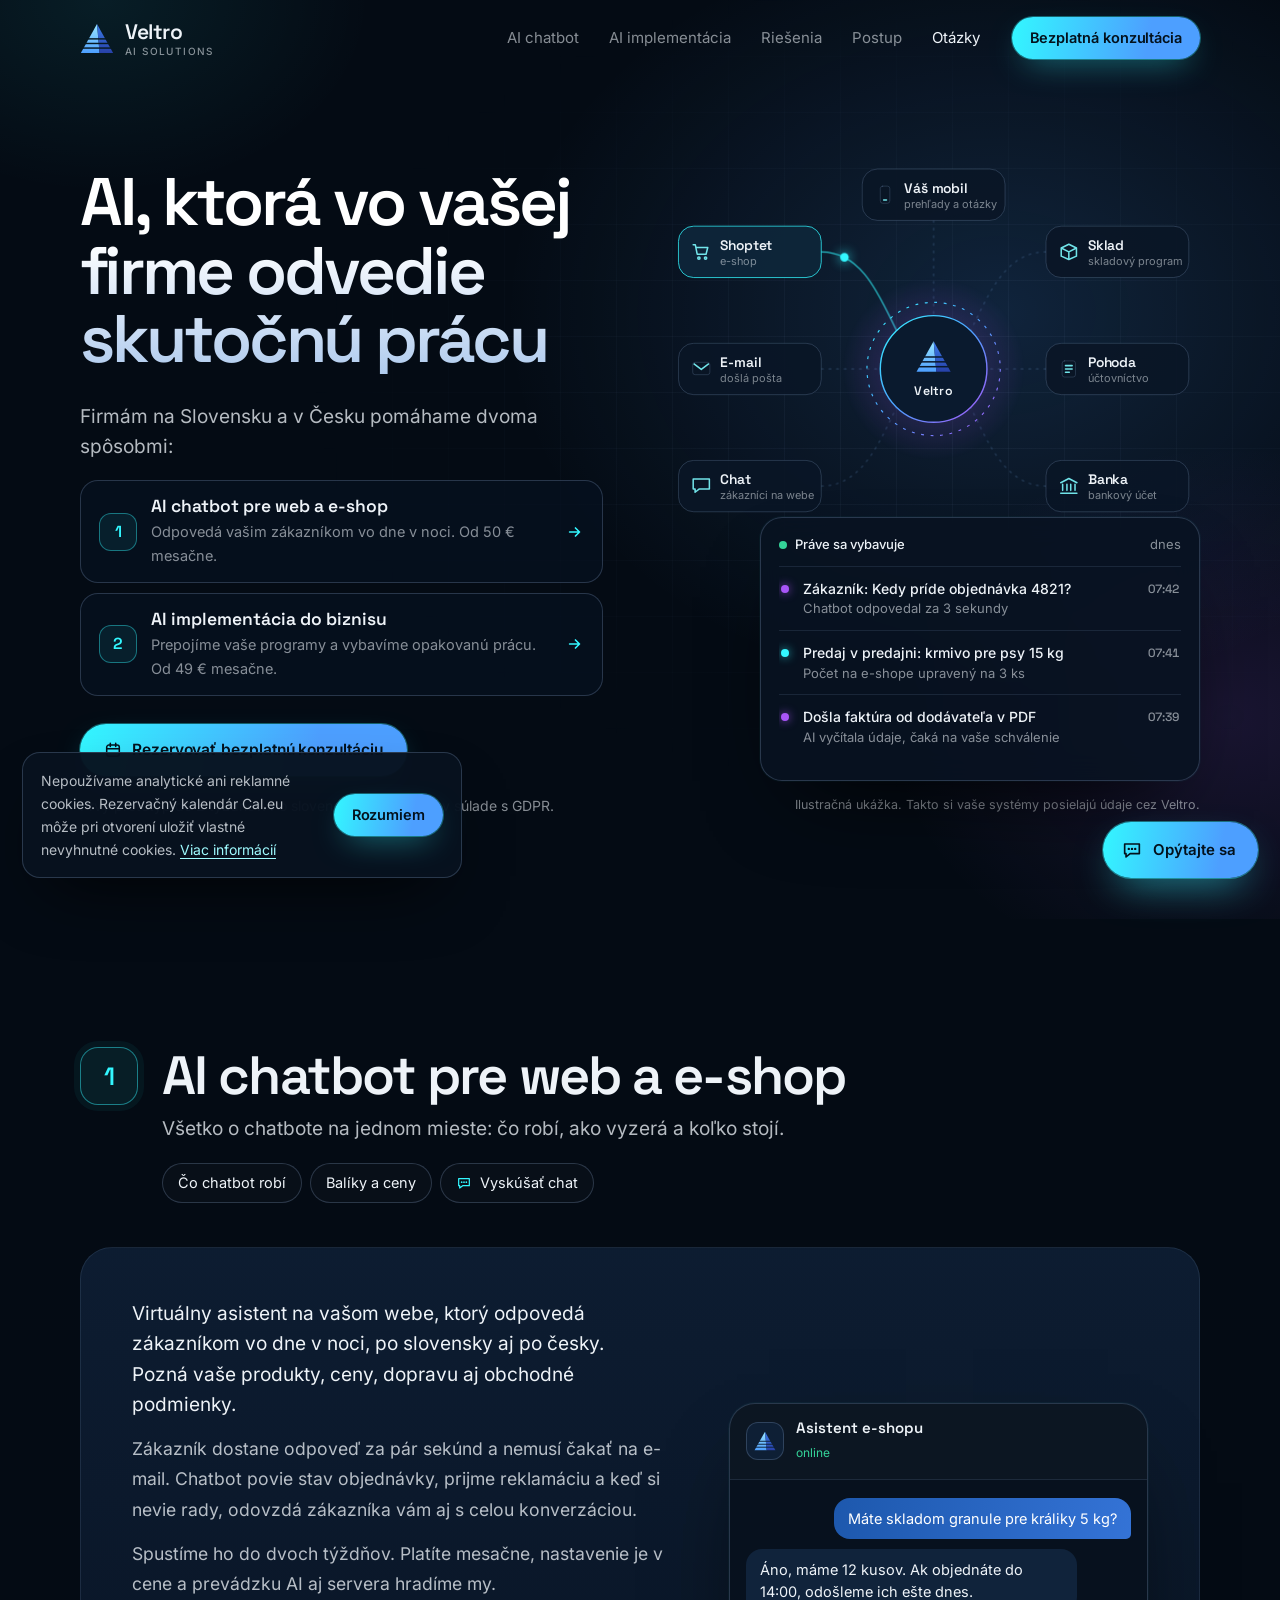
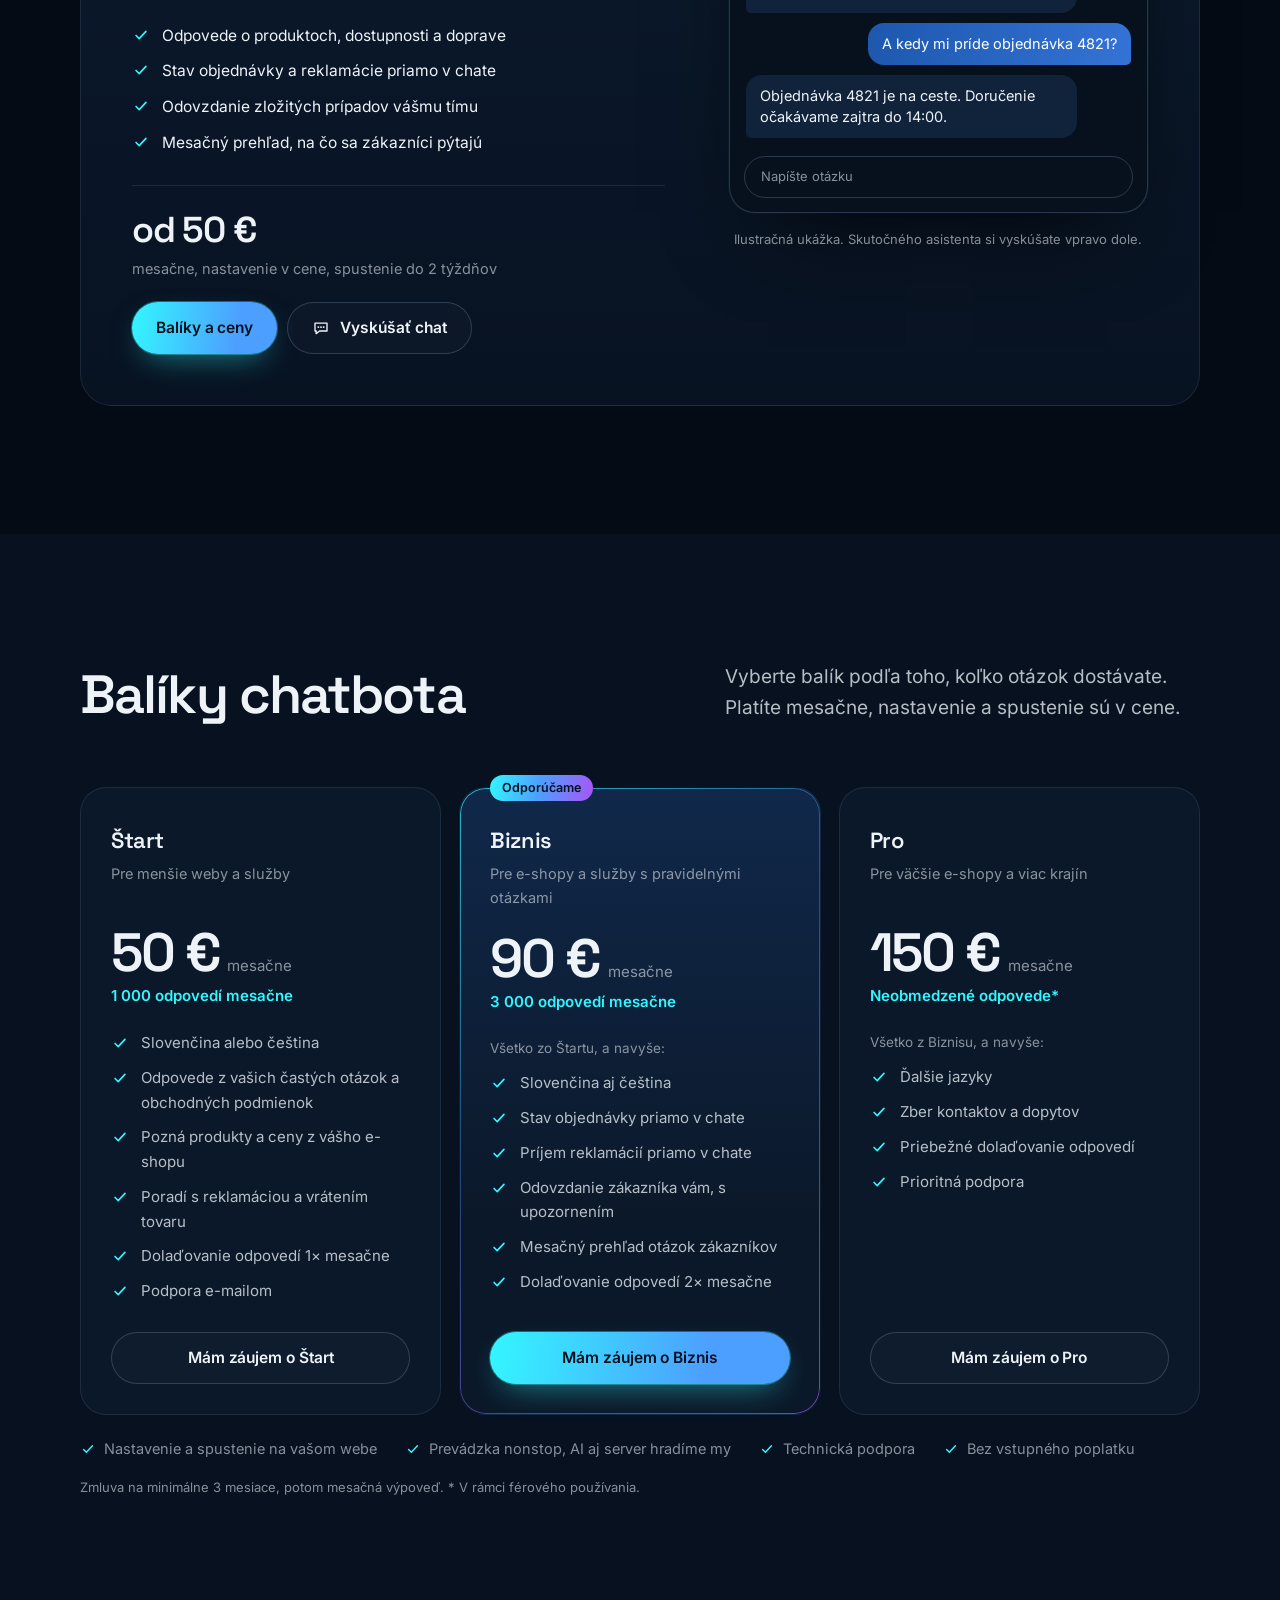
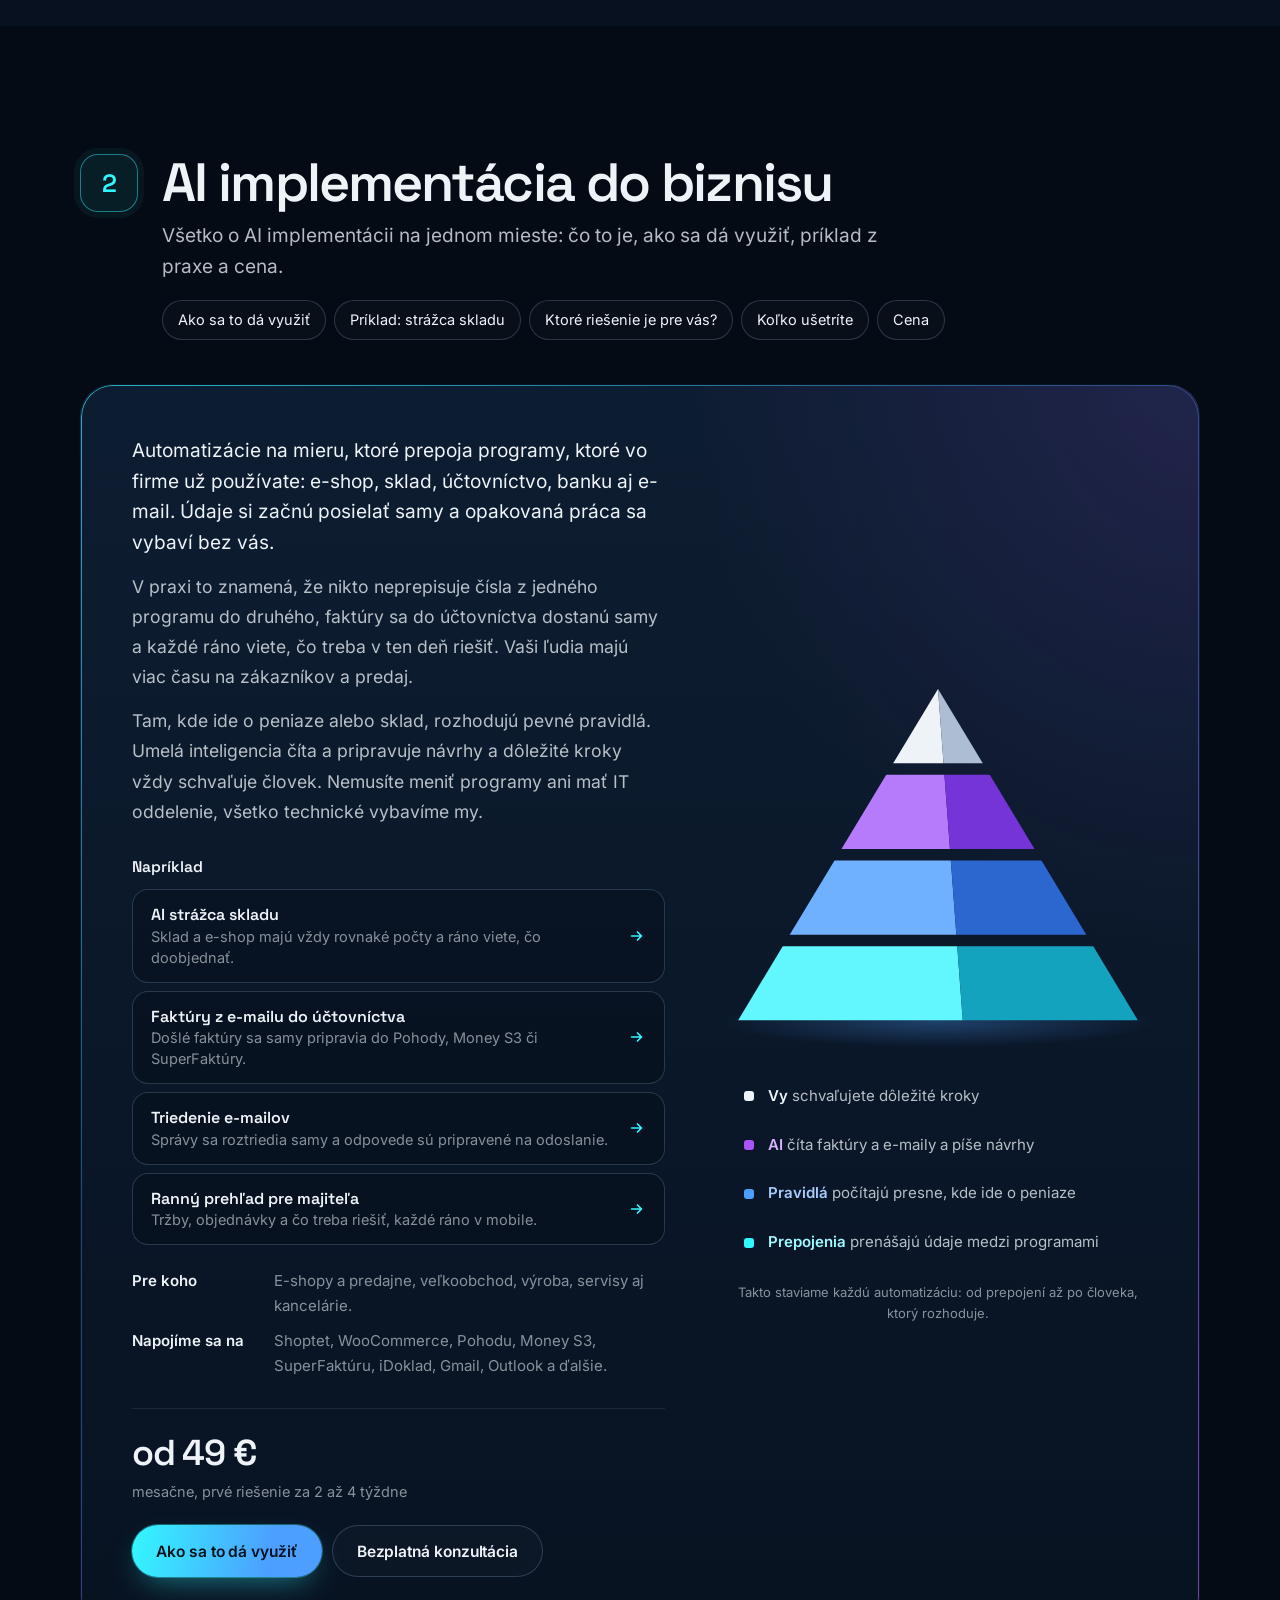
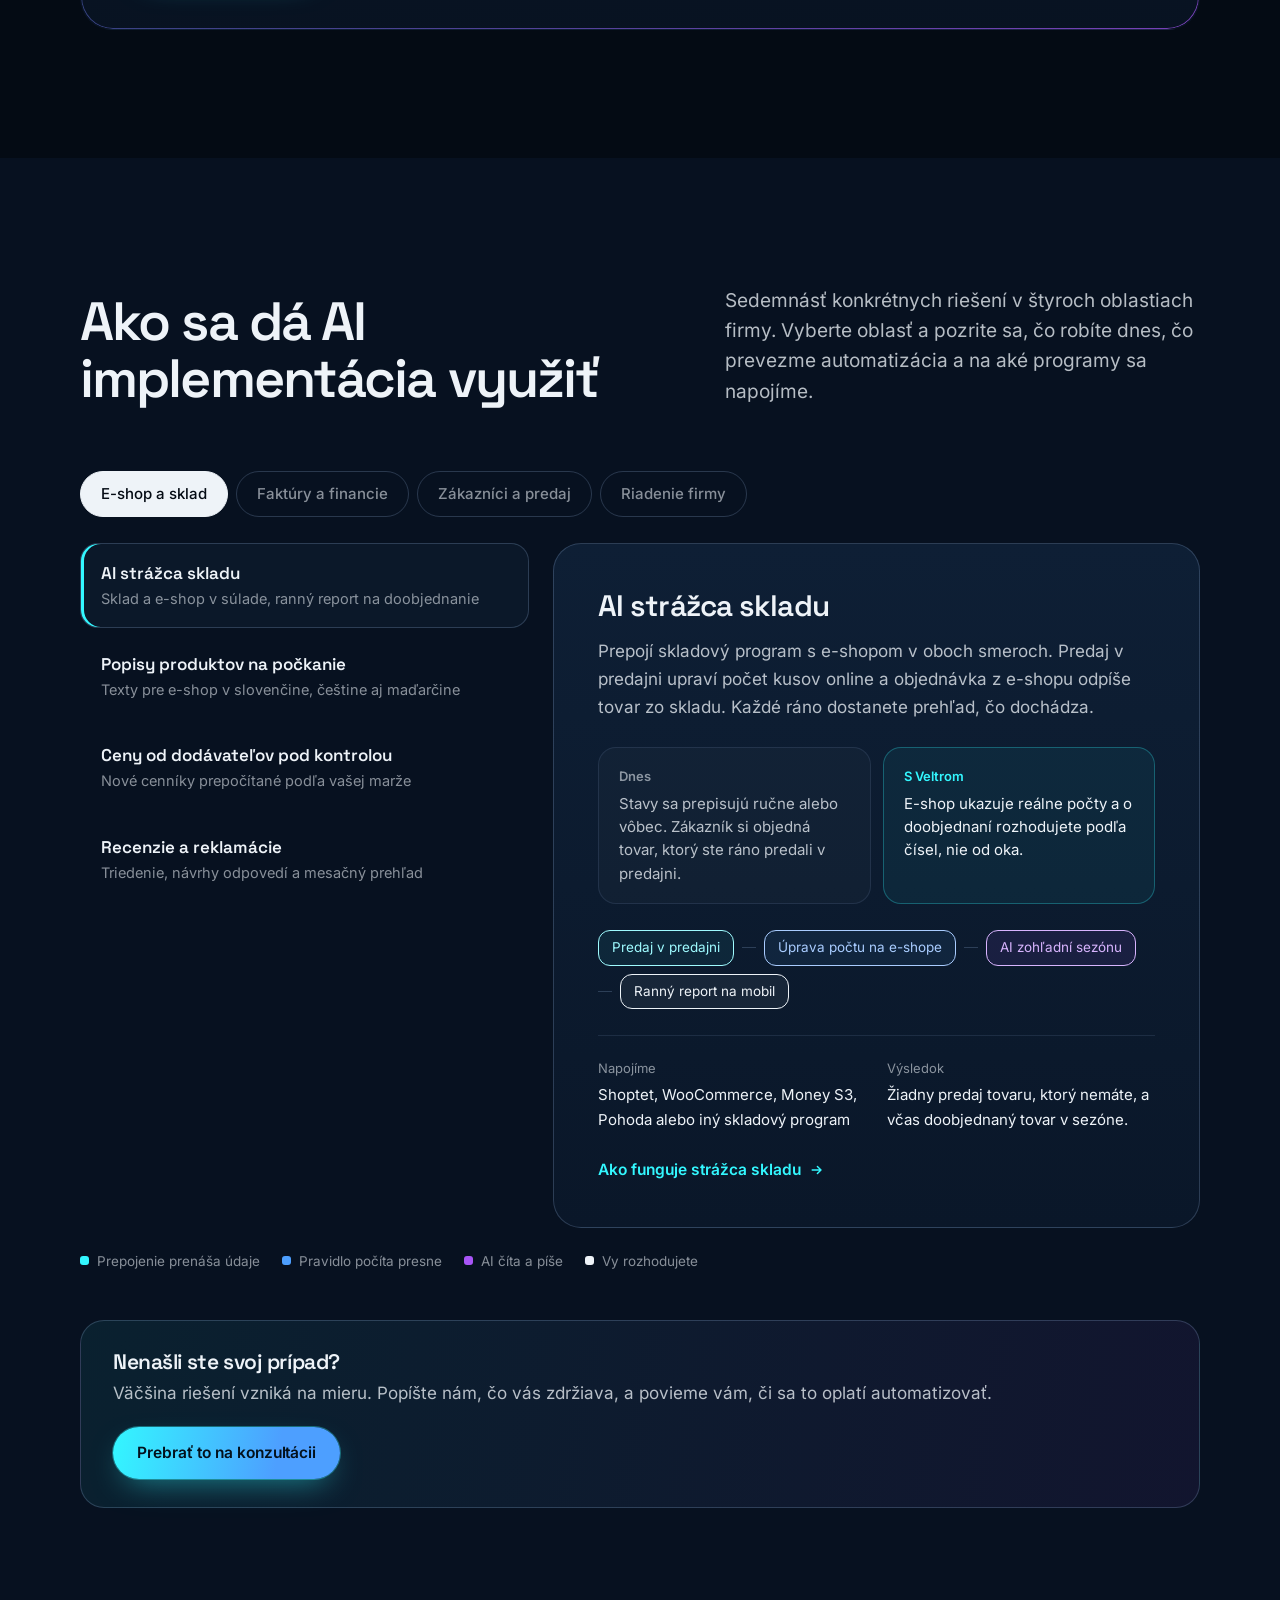
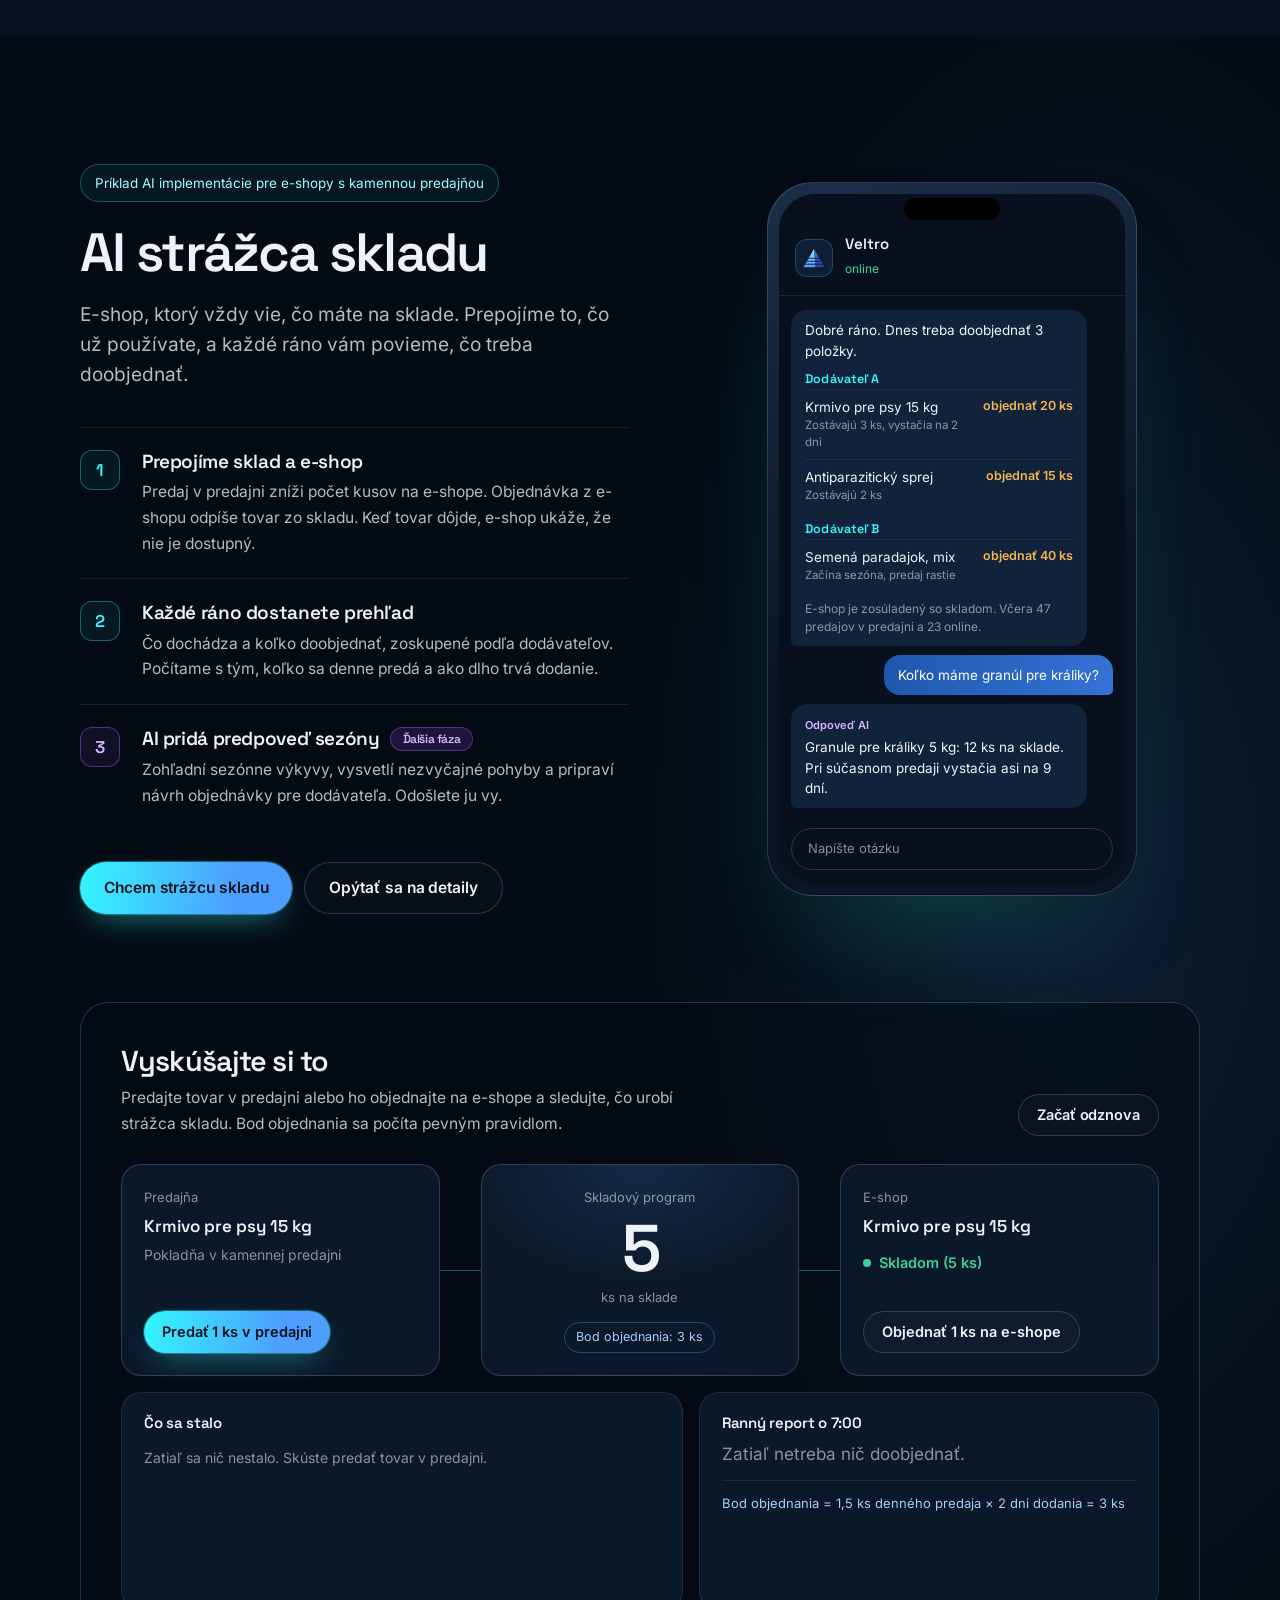
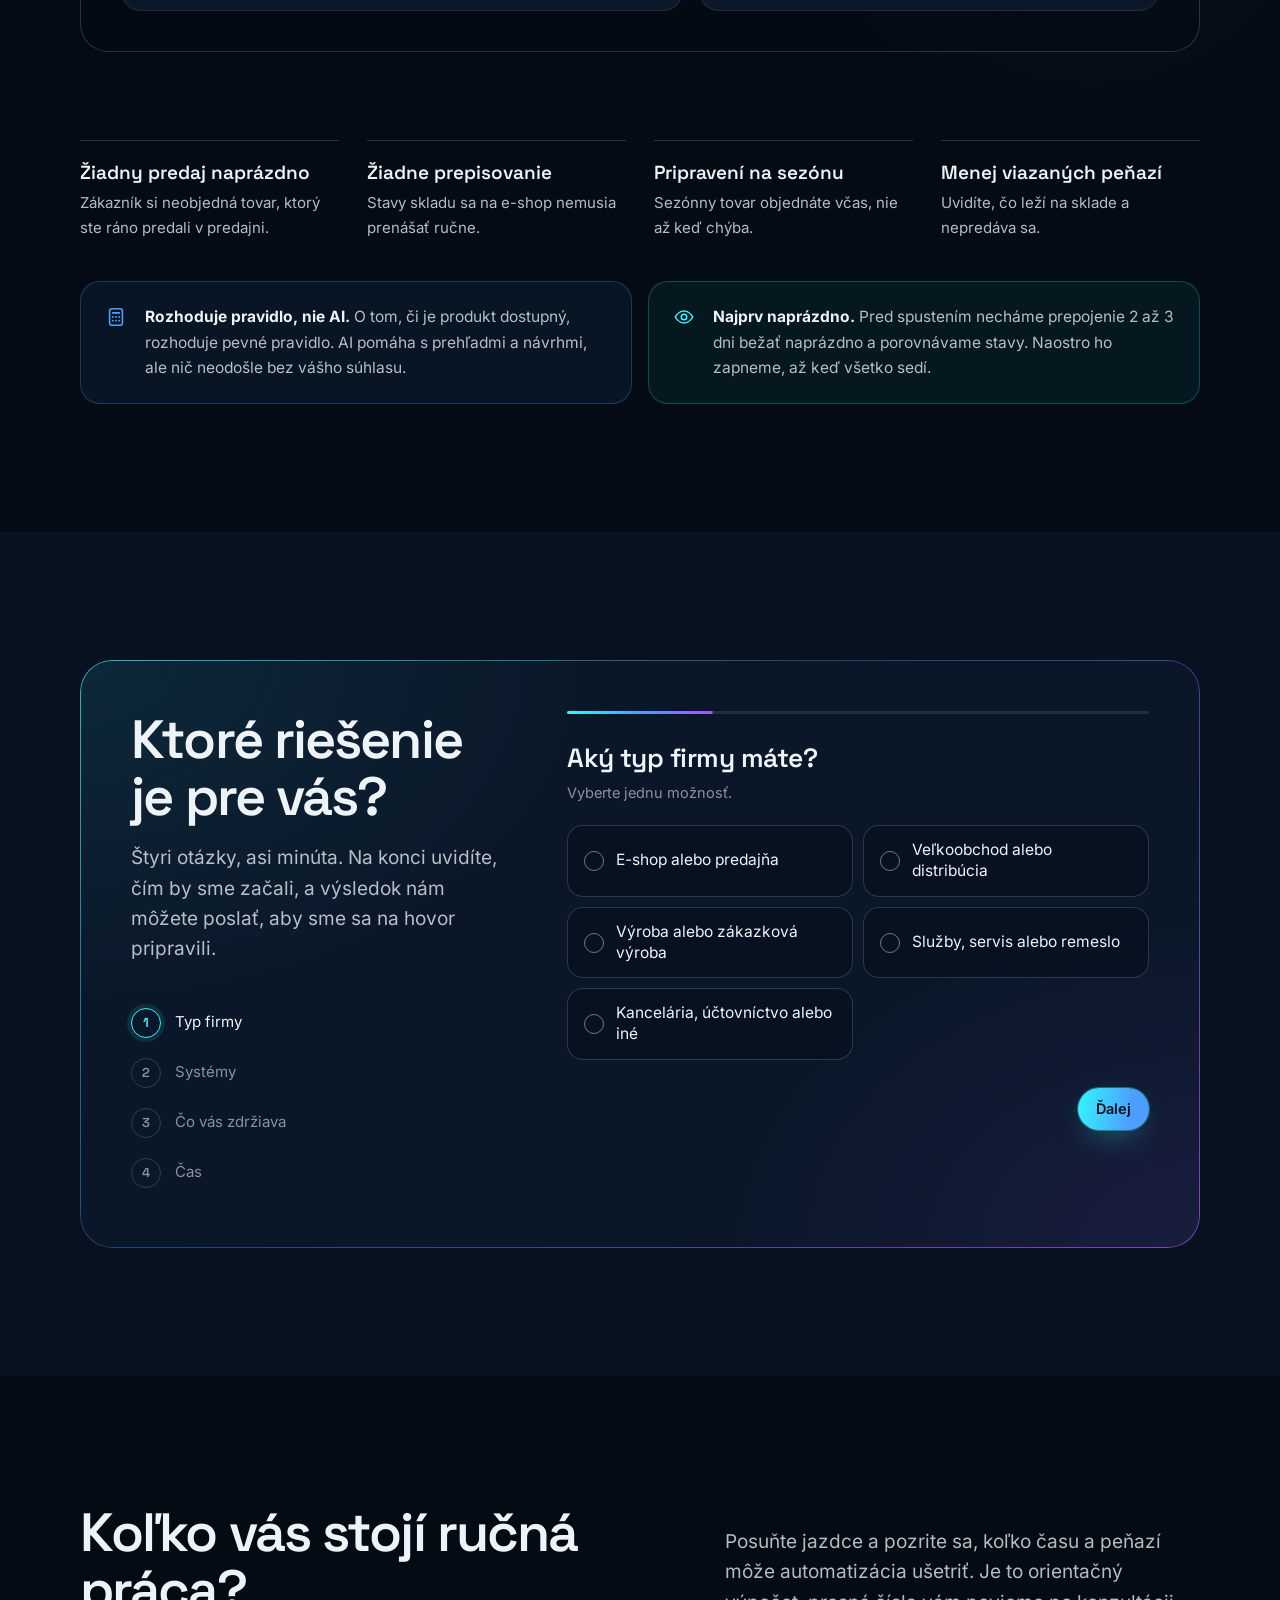
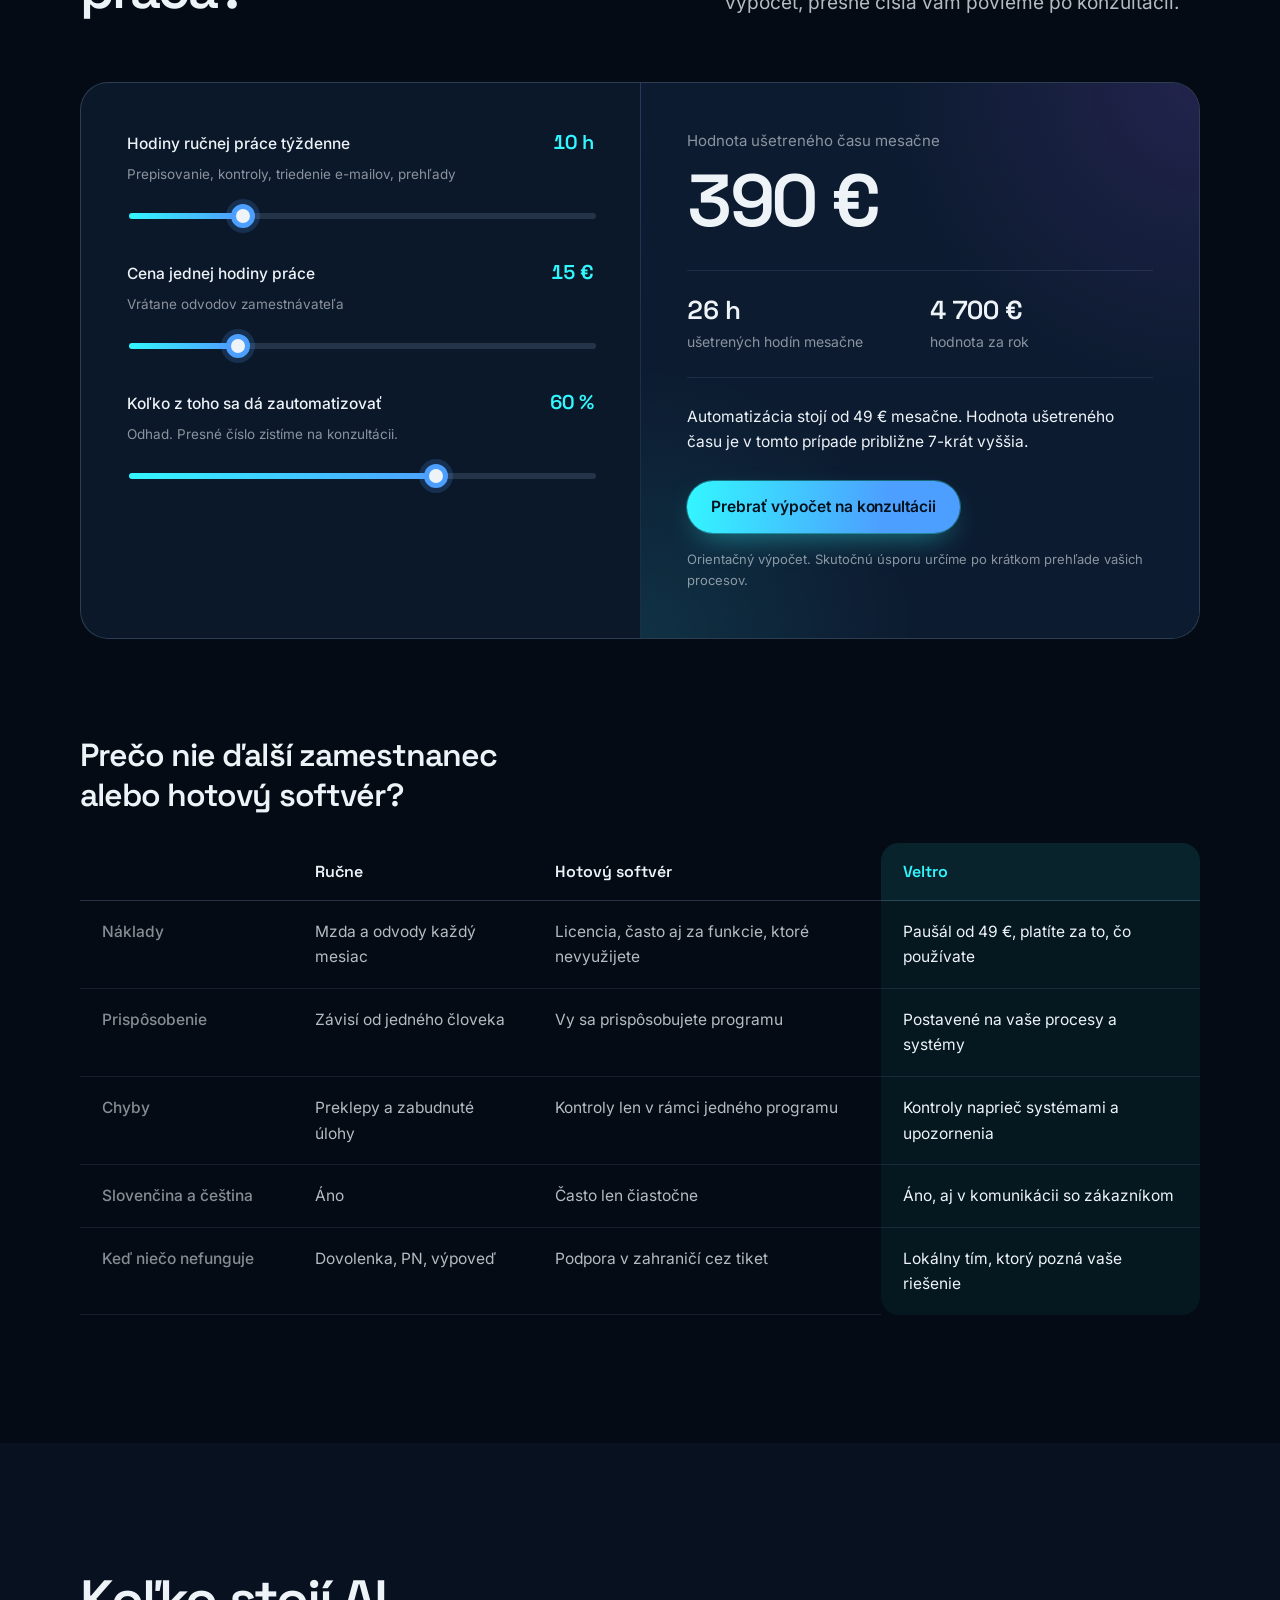
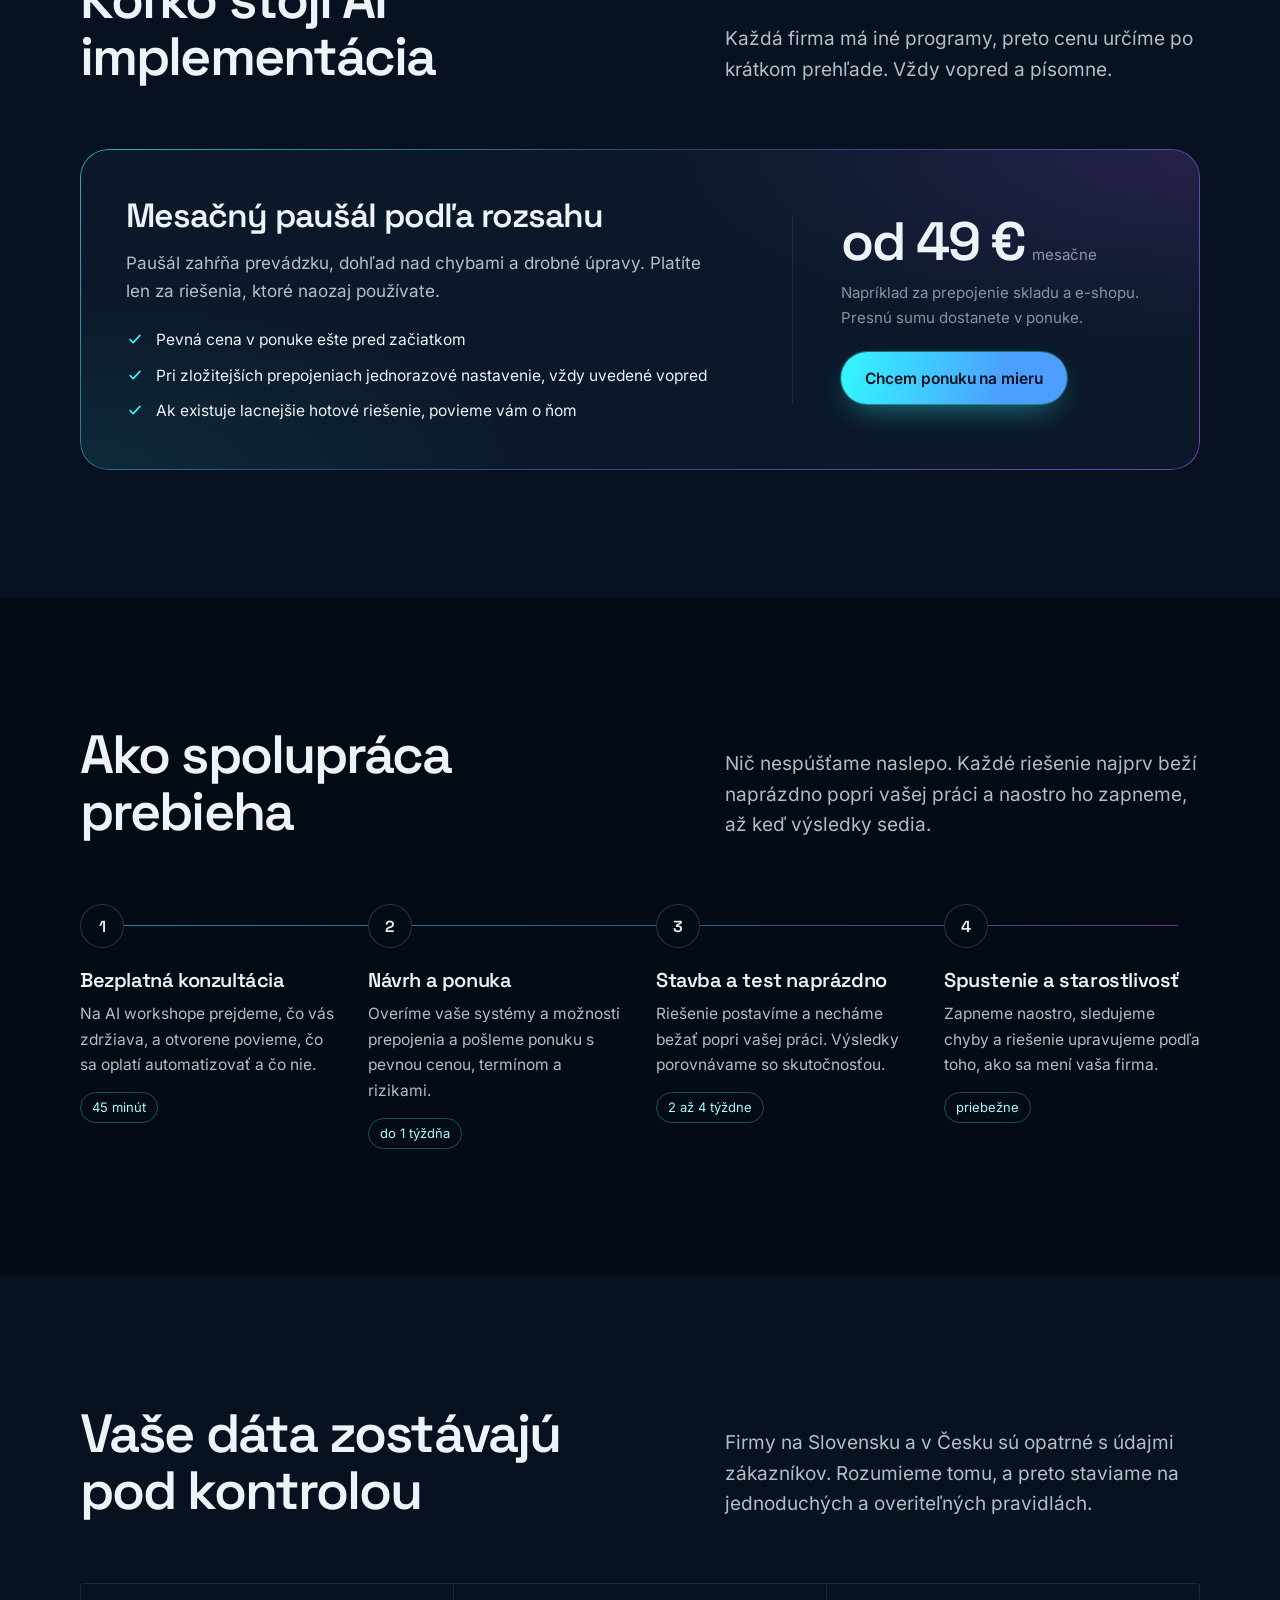
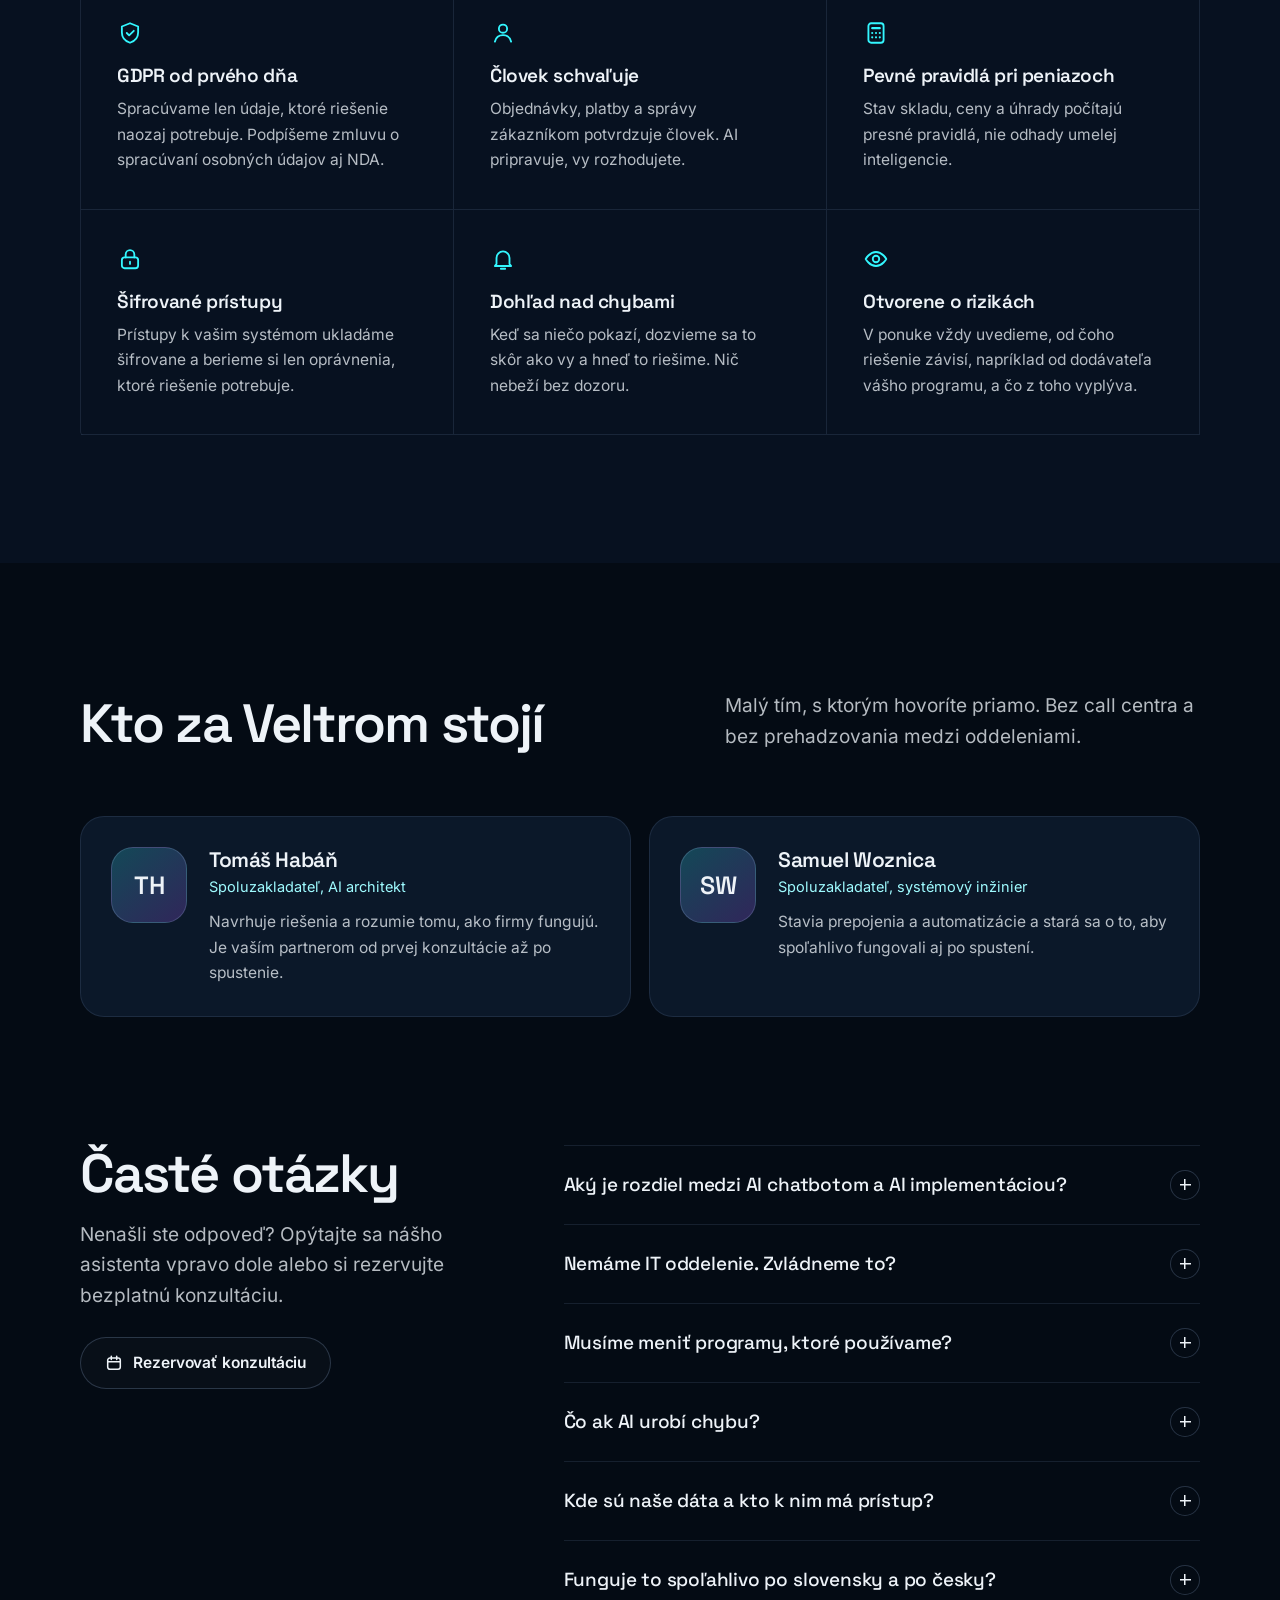
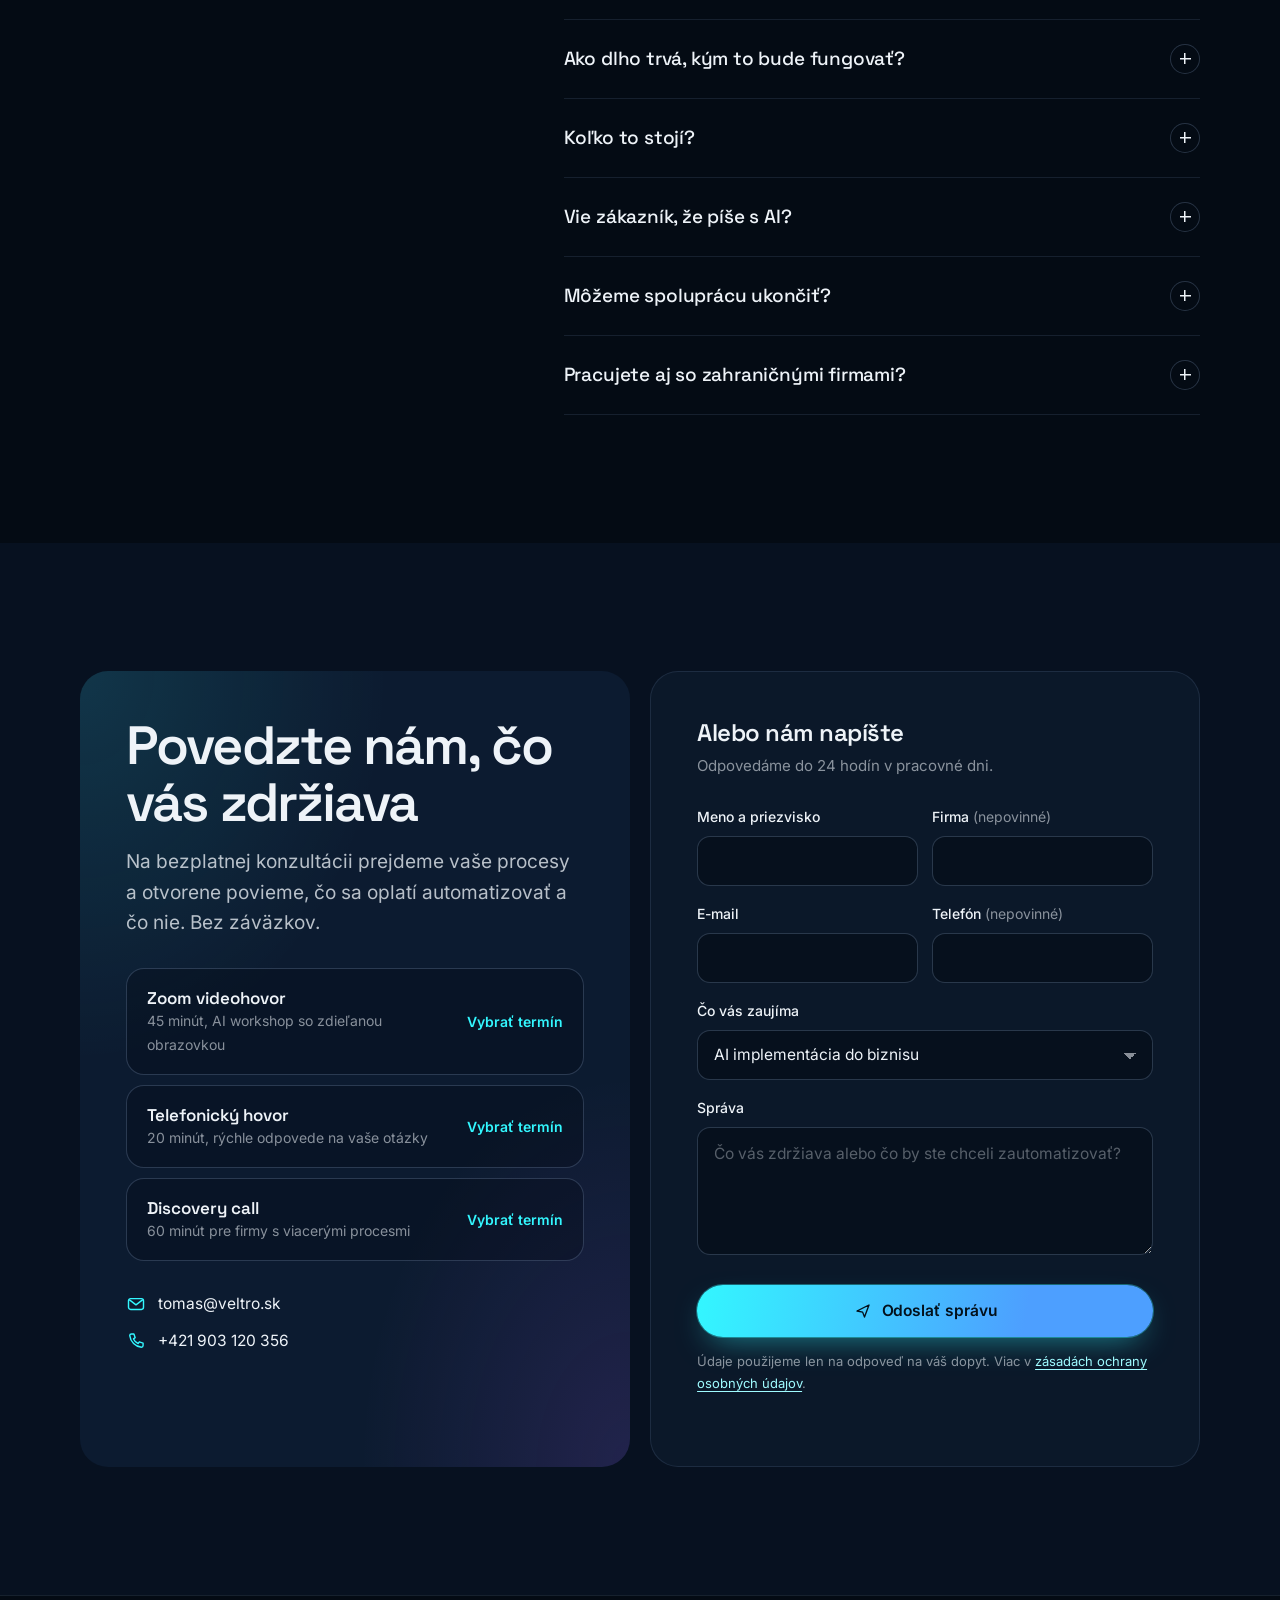
<file: index.html>
<!DOCTYPE html>
<html lang="sk">
<head>
<meta charset="UTF-8">
<meta name="viewport" content="width=device-width, initial-scale=1">
<title>Veltro – AI chatboty a AI implementácie pre firmy na Slovensku a v Česku</title>
<meta name="description" content="Zavádzame AI do slovenských a českých firiem: chatboty pre web a e-shop a automatizácie na mieru napojené na Shoptet, Pohodu, Money S3 či SuperFaktúru. Prvé riešenie do 2 týždňov, v súlade s GDPR.">
<link rel="canonical" href="https://veltro.sk/">
<meta name="theme-color" content="#040B14">
<meta property="og:type" content="website">
<meta property="og:locale" content="sk_SK">
<meta property="og:url" content="https://veltro.sk/">
<meta property="og:title" content="Veltro – AI, ktorá vo vašej firme odvedie skutočnú prácu">
<meta property="og:description" content="AI chatboty a automatizácie pre slovenské a české firmy. Prepojíme sklad, e-shop, účtovníctvo aj e-maily.">
<meta property="og:image" content="https://veltro.sk/logo.png">
<link rel="icon" href="logo.png">
<style id="fonts">
@font-face{font-family:'Inter';font-style:normal;font-display:swap;font-weight:100 900;src:url([data-uri]) format('woff2');unicode-range:U+0000-00FF,U+0131,U+0152-0153,U+02BB-02BC,U+02C6,U+02DA,U+02DC,U+0304,U+0308,U+0329,U+2000-206F,U+20AC,U+2122,U+2191,U+2193,U+2212,U+2215,U+FEFF,U+FFFD}
@font-face{font-family:'Inter';font-style:normal;font-display:swap;font-weight:100 900;src:url([data-uri]) format('woff2');unicode-range:U+0100-02BA,U+02BD-02C5,U+02C7-02CC,U+02CE-02D7,U+02DD-02FF,U+0304,U+0308,U+0329,U+1D00-1DBF,U+1E00-1E9F,U+1EF2-1EFF,U+2020,U+20A0-20AB,U+20AD-20C0,U+2113,U+2C60-2C7F,U+A720-A7FF}
@font-face{font-family:'Space Grotesk';font-style:normal;font-display:swap;font-weight:300 700;src:url([data-uri]) format('woff2');unicode-range:U+0000-00FF,U+0131,U+0152-0153,U+02BB-02BC,U+02C6,U+02DA,U+02DC,U+0304,U+0308,U+0329,U+2000-206F,U+20AC,U+2122,U+2191,U+2193,U+2212,U+2215,U+FEFF,U+FFFD}
@font-face{font-family:'Space Grotesk';font-style:normal;font-display:swap;font-weight:300 700;src:url([data-uri]) format('woff2');unicode-range:U+0100-02BA,U+02BD-02C5,U+02C7-02CC,U+02CE-02D7,U+02DD-02FF,U+0304,U+0308,U+0329,U+1D00-1DBF,U+1E00-1E9F,U+1EF2-1EFF,U+2020,U+20A0-20AB,U+20AD-20C0,U+2113,U+2C60-2C7F,U+A720-A7FF}
</style>
<script type="application/ld+json">
{
  "@context": "https://schema.org",
  "@graph": [
    {
      "@type": "ProfessionalService",
      "@id": "https://veltro.sk/#firma",
      "name": "Veltro",
      "alternateName": "Veltro AI Solutions",
      "url": "https://veltro.sk/",
      "logo": "https://veltro.sk/logo.png",
      "email": "tomas@veltro.sk",
      "telephone": "+421903120356",
      "areaServed": ["SK", "CZ"],
      "knowsLanguage": ["sk", "cs", "en"],
      "description": "AI chatboty pre web a e-shop a AI implementácie do firiem: automatizácie na mieru napojené na Shoptet, Pohodu, Money S3, SuperFaktúru a ďalšie systémy.",
      "makesOffer": [
        {"@type": "Offer", "name": "AI chatbot pre web a e-shop", "price": "50", "priceCurrency": "EUR", "description": "Mesačný balík Štart, nastavenie v cene"},
        {"@type": "Offer", "name": "AI implementácia do biznisu", "price": "49", "priceCurrency": "EUR", "description": "Automatizácie na mieru, cena od 49 € mesačne podľa rozsahu"}
      ]
    },
    {
      "@type": "FAQPage",
      "mainEntity": [
        {"@type": "Question", "name": "Čo je AI implementácia do biznisu?", "acceptedAnswer": {"@type": "Answer", "text": "Vrstva nad systémami, ktoré už firma používa. Prepojí sklad, e-shop, účtovníctvo, banku a e-mail, pevné pravidlá počítajú tam, kde ide o peniaze, AI číta a pripravuje návrhy a dôležité kroky schvaľuje človek."}},
        {"@type": "Question", "name": "Musíme meniť programy, ktoré používame?", "acceptedAnswer": {"@type": "Answer", "text": "Nie. Veltro sa napája na existujúce systémy ako Shoptet, WooCommerce, Pohoda, Money S3 alebo SuperFaktúra."}},
        {"@type": "Question", "name": "Koľko stojí AI chatbot a AI implementácia?", "acceptedAnswer": {"@type": "Answer", "text": "AI chatbot od 50 € mesačne s nastavením v cene. AI implementácie od 49 € mesačne podľa rozsahu, presná cena je vždy vopred v ponuke."}},
        {"@type": "Question", "name": "Ako dlho trvá spustenie?", "acceptedAnswer": {"@type": "Answer", "text": "Chatbot býva spustený do 2 týždňov, implementácie zvyčajne trvajú 2 až 4 týždne vrátane testovania naprázdno."}}
      ]
    }
  ]
}
</script>
<style>
:root{
  --ink:#040B14; --abyss:#071120; --panel:#0B1829; --panel-2:#0F2036;
  --line:rgba(150,180,220,.13); --line-strong:rgba(150,180,220,.24);
  --frost:#EEF3F8; --text:rgba(238,243,248,.76); --muted:rgba(238,243,248,.56);
  --cyan:#33F7FF; --cyan-soft:#9FFBFF; --azure:#4D9FFF; --azure-soft:#A9CCFF;
  --violet:#A855F7; --violet-soft:#D8B4FE; --amber:#F5B451; --green:#34D399;
  --grad:linear-gradient(100deg,#33F7FF 0%,#4D9FFF 48%,#A855F7 100%);
  --display:'Space Grotesk',Inter,system-ui,sans-serif;
  --sans:'Inter',system-ui,-apple-system,'Segoe UI',Roboto,sans-serif;
  --max:1200px; --gutter:clamp(20px,4vw,40px);
}
*,*::before,*::after{box-sizing:border-box}
html{scroll-behavior:smooth;-webkit-text-size-adjust:100%;scroll-padding-top:84px}
body{margin:0;background:var(--ink);color:var(--text);font:400 17px/1.65 var(--sans);-webkit-font-smoothing:antialiased;text-rendering:optimizeLegibility;overflow-x:hidden}
img,svg{display:block;max-width:100%}
a{color:inherit;text-decoration:none}
button{font:inherit;color:inherit;background:none;border:0;padding:0;cursor:pointer}
h1,h2,h3,h4,h5{font-family:var(--display);color:var(--frost);margin:0;font-weight:600;letter-spacing:-.02em}
p{margin:0}
ul,ol{margin:0}
::selection{background:rgba(51,247,255,.3);color:#fff}
:focus-visible{outline:2px solid var(--cyan);outline-offset:3px;border-radius:8px}
[hidden]{display:none!important}
.sr-only{position:absolute;width:1px;height:1px;overflow:hidden;clip:rect(0 0 0 0);white-space:nowrap}
.skip{position:absolute;left:-9999px;top:12px;z-index:200;background:var(--frost);color:var(--ink);padding:10px 16px;border-radius:10px;font-weight:600}
.skip:focus{left:12px}
.wrap{width:100%;max-width:var(--max);margin-inline:auto;padding-inline:var(--gutter)}

/* typografia */
h1{font-size:clamp(2.6rem,1.4rem + 3.5vw,4.45rem);line-height:1.02;letter-spacing:-.045em;font-weight:600}
h2{font-size:clamp(2.1rem,1.45rem + 2.4vw,3.4rem);line-height:1.06;letter-spacing:-.035em}
h3{font-size:1.375rem;line-height:1.25}
.lead{font-size:clamp(1.0625rem,1rem + .3vw,1.1875rem);line-height:1.6;color:var(--text)}
.muted{color:var(--muted)}

/* tlačidlá */
.btn{display:inline-flex;align-items:center;justify-content:center;gap:10px;height:52px;padding:0 24px;border-radius:999px;font:600 15.5px/1 var(--sans);letter-spacing:-.005em;white-space:nowrap;transition:transform .2s ease,box-shadow .25s ease,background-color .25s ease,border-color .25s ease,color .25s ease}
.btn svg{width:18px;height:18px}
.btn-primary{background:linear-gradient(100deg,#33F7FF,#4D9FFF 72%);color:#03111C;box-shadow:0 0 0 1px rgba(51,247,255,.35),0 12px 32px -12px rgba(51,247,255,.55)}
.btn-primary:hover{transform:translateY(-1px);box-shadow:0 0 0 1px rgba(51,247,255,.6),0 18px 44px -14px rgba(51,247,255,.75)}
.btn-ghost{border:1px solid var(--line-strong);color:var(--frost);background:rgba(255,255,255,.02)}
.btn-ghost:hover{border-color:rgba(51,247,255,.55);background:rgba(51,247,255,.06)}
.btn-sm{height:42px;padding:0 18px;font-size:14.5px}
.link{display:inline-flex;align-items:center;gap:8px;color:var(--cyan);font-weight:600;font-size:15.5px}
.link svg{width:16px;height:16px;transition:transform .2s}
.link:hover svg{transform:translateX(3px)}

/* sekcie */
.sec{padding-block:clamp(88px,10vw,140px);position:relative}
.sec--abyss{background:var(--abyss)}
.sec--tight{padding-top:0}
.sec-head{display:grid;grid-template-columns:minmax(0,1.1fr) minmax(0,.9fr);gap:clamp(20px,5vw,72px);align-items:end;margin-bottom:clamp(40px,5vw,64px)}
.sec-head p{max-width:50ch}
.sec-head h2{max-width:16ch}

/* progress + navigácia */
.progress{position:fixed;top:0;left:0;height:2px;width:100%;z-index:80;background:var(--grad);transform-origin:0 50%;transform:scaleX(0)}
.nav{position:fixed;inset:0 0 auto;z-index:60;border-bottom:1px solid transparent;transition:background-color .3s,border-color .3s,backdrop-filter .3s}
.nav.scrolled{background:rgba(4,11,20,.8);-webkit-backdrop-filter:blur(14px) saturate(140%);backdrop-filter:blur(14px) saturate(140%);border-bottom-color:var(--line)}
.nav-in{height:76px;display:flex;align-items:center;gap:32px}
.brand{display:flex;align-items:center;gap:11px;color:var(--frost)}
.brand svg{width:34px;height:31px}
.brand b{display:block;font:600 21px/1 var(--display);letter-spacing:-.02em}
.brand small{display:block;margin-top:4px;font:500 10px/1 var(--sans);letter-spacing:.14em;text-transform:uppercase;color:var(--muted)}
.nav-in>nav{margin-left:auto}
.nav-links{display:flex;gap:30px;list-style:none;padding:0;font-size:15px}
.nav-links a{color:var(--muted);transition:color .2s}
.nav-links a:hover,.nav-links a[aria-current="true"]{color:var(--frost)}
.burger{display:none;margin-left:auto;width:44px;height:44px;border-radius:12px;border:1px solid var(--line-strong);place-items:center}
.burger span{display:block;width:18px;height:1.5px;background:var(--frost);position:relative;transition:transform .25s}
.burger span::before,.burger span::after{content:"";position:absolute;left:0;width:18px;height:1.5px;background:var(--frost);transition:transform .25s}
.burger span::before{top:-6px}.burger span::after{top:6px}
.nav.open .burger span{background:transparent}
.nav.open .burger span::before{transform:translateY(6px) rotate(45deg)}
.nav.open .burger span::after{transform:translateY(-6px) rotate(-45deg)}
.mnav{display:none}

/* HERO */
.hero{position:relative;padding:clamp(128px,14vw,168px) 0 clamp(72px,8vw,110px);overflow:hidden;isolation:isolate}
.hero::before{content:"";position:absolute;inset:0;z-index:-2;background:radial-gradient(55% 60% at 78% 34%,rgba(77,159,255,.17),transparent 70%),radial-gradient(38% 42% at 96% 78%,rgba(168,85,247,.13),transparent 70%),radial-gradient(30% 30% at 8% 0%,rgba(51,247,255,.08),transparent 70%)}
.hero::after{content:"";position:absolute;inset:0;z-index:-1;background-image:linear-gradient(rgba(150,180,220,.055) 1px,transparent 1px),linear-gradient(90deg,rgba(150,180,220,.055) 1px,transparent 1px);background-size:56px 56px;-webkit-mask-image:radial-gradient(65% 60% at 72% 42%,#000 15%,transparent 75%);mask-image:radial-gradient(65% 60% at 72% 42%,#000 15%,transparent 75%)}
.hero-grid{display:grid;grid-template-columns:minmax(0,1fr) minmax(0,1.02fr);gap:clamp(36px,5vw,72px);align-items:center}
.hero h1{max-width:15ch;margin-bottom:28px;background:linear-gradient(180deg,#FFFFFF 35%,#9DBFEA 115%);-webkit-background-clip:text;background-clip:text;color:transparent}
.hero .lead{max-width:34em;margin-bottom:36px}
.hero-ctas{display:flex;gap:12px;flex-wrap:wrap}
.facts{display:flex;flex-wrap:wrap;gap:12px 28px;margin-top:40px;padding:0;list-style:none;font-size:14.5px;color:var(--muted)}
.facts li{display:flex;align-items:center;gap:9px}
.facts svg{width:17px;height:17px;color:var(--cyan);flex:none}

/* mapa systémov */
.sys{position:relative;perspective:1400px}
.sys-stage{position:relative;transition:transform .5s cubic-bezier(.2,.7,.2,1);transform-style:preserve-3d}
.map{width:100%;height:auto;overflow:visible}
.edge{fill:none;stroke:rgba(120,170,230,.24);stroke-width:1.3;stroke-dasharray:2 6;stroke-linecap:round;transition:stroke .4s}
.edge.on{stroke:rgba(51,247,255,.75);stroke-dasharray:none}
.edge.on.ai{stroke:rgba(192,132,252,.8)}
.edge.on.rule{stroke:rgba(77,159,255,.85)}
.node rect{fill:rgba(10,22,38,.92);stroke:var(--line-strong);stroke-width:1;transition:stroke .35s,fill .35s}
.node .ic{color:#7DFBFF;opacity:.9}
.node .t{fill:var(--frost);font:600 14.5px var(--display);letter-spacing:-.01em}
.node .s{fill:rgba(238,243,248,.5);font:400 11.5px var(--sans)}
.node.on rect{stroke:rgba(51,247,255,.8);fill:rgba(14,38,58,.96)}
.core-halo{fill:url(#coreHalo)}
.core-ring{fill:none;stroke:url(#coreStroke);stroke-width:1.2;stroke-dasharray:3 7;transform-box:fill-box;transform-origin:center;animation:spin 30s linear infinite}
.core-disc{fill:#0A1A2E;stroke:url(#coreStroke);stroke-width:1.5}
.core-pulse{fill:none;stroke:var(--pc,#33F7FF);stroke-width:2;opacity:0;transform-box:fill-box;transform-origin:center}
.core-pulse.go{animation:pulse 1.1s ease-out}
.core-t{fill:var(--frost);font:600 13px var(--display);letter-spacing:.02em}
.dot{fill:#CFFDFF}
@keyframes spin{to{transform:rotate(360deg)}}
@keyframes pulse{0%{opacity:.9;transform:scale(1)}100%{opacity:0;transform:scale(1.55)}}

.feed{position:relative;z-index:2;width:min(100%,440px);margin:-6px 0 0 auto;padding:16px 18px 6px;border-radius:22px;background:rgba(8,19,34,.88);-webkit-backdrop-filter:blur(14px);backdrop-filter:blur(14px);border:1px solid var(--line-strong);box-shadow:0 40px 90px -40px rgba(0,0,0,.9),0 0 0 1px rgba(51,247,255,.04)}
.feed-head{display:flex;justify-content:space-between;align-items:center;font-size:13px;color:var(--muted);padding-bottom:10px}
.live{display:inline-flex;align-items:center;gap:8px;color:var(--frost);font-weight:500}
.live i{width:8px;height:8px;border-radius:50%;background:var(--green);animation:livep 2.4s infinite}
@keyframes livep{0%{box-shadow:0 0 0 0 rgba(52,211,153,.55)}70%{box-shadow:0 0 0 8px rgba(52,211,153,0)}100%{box-shadow:0 0 0 0 rgba(52,211,153,0)}}
.feed ol{list-style:none;padding:0;height:208px;overflow:hidden;position:relative}
.feed li{display:grid;grid-template-columns:10px minmax(0,1fr) auto;gap:12px;padding:12px 2px;border-top:1px solid var(--line);font-size:14px;line-height:1.4;transition:opacity .5s ease,transform .5s ease}
.feed li.enter{opacity:0;transform:translateY(-12px)}
.feed li b{display:block;color:var(--frost);font-weight:500;white-space:nowrap;overflow:hidden;text-overflow:ellipsis}
.feed li span{color:var(--muted);font-size:13px}
.feed li time{font:500 12px var(--display);color:var(--muted);padding-top:2px;font-variant-numeric:tabular-nums}
.k{width:8px;height:8px;border-radius:50%;margin-top:6px}
.k-data{background:var(--cyan);box-shadow:0 0 10px rgba(51,247,255,.7)}
.k-rule{background:var(--azure);box-shadow:0 0 10px rgba(77,159,255,.7)}
.k-ai{background:var(--violet);box-shadow:0 0 10px rgba(168,85,247,.8)}
.k-you{background:var(--frost);box-shadow:0 0 10px rgba(238,243,248,.5)}
.sys-note{margin-top:14px;font-size:12.5px;color:var(--muted);text-align:right}

/* integrácie */
.integr{border-block:1px solid var(--line);padding:26px 0}
.integr .wrap{display:flex;align-items:center;gap:16px 40px;flex-wrap:wrap}
.integr p{font-size:14px;color:var(--muted);flex:none}
.integr ul{list-style:none;padding:0;display:flex;flex-wrap:wrap;gap:10px 32px;font:500 17px var(--display);color:rgba(238,243,248,.62)}

/* pyramída */
.pyr-grid{display:grid;grid-template-columns:minmax(0,.95fr) minmax(0,1.05fr);gap:clamp(40px,6vw,96px);align-items:center}
.pyr-fig{position:relative}
.pyr-fig svg{width:100%;max-width:460px;margin-inline:auto;overflow:visible}
.pyr-fig .band{transition:opacity .35s ease,filter .35s ease}
.pyr-fig.focus .band{opacity:.22}
.pyr-fig.focus .band.on{opacity:1;filter:drop-shadow(0 0 18px var(--glow))}
.pyr-base{fill:url(#floorGlow)}
.layers{list-style:none;padding:0;display:grid;gap:4px;margin-top:36px}
.layer{display:grid;grid-template-columns:14px minmax(0,1fr);gap:18px;padding:18px 20px;border-radius:18px;border:1px solid transparent;transition:background-color .25s,border-color .25s;cursor:default}
.layer:hover,.layer:focus-within,.layer.on{background:rgba(255,255,255,.025);border-color:var(--line)}
.layer i{width:12px;height:12px;border-radius:4px;margin-top:7px}
.layer h3{font-size:19px;margin-bottom:4px}
.layer p{font-size:15.5px}
.example{margin-top:28px;padding:22px 24px;border-radius:18px;border:1px dashed var(--line-strong);font-size:15.5px;color:var(--text)}
.example b{color:var(--frost);font-weight:600}
.c-you{color:var(--frost)}.c-ai{color:var(--violet-soft)}.c-rule{color:var(--azure-soft)}.c-data{color:var(--cyan-soft)}
.bg-you{background:var(--frost)}.bg-ai{background:var(--violet)}.bg-rule{background:var(--azure)}.bg-data{background:var(--cyan)}

/* služby */
.svc{display:grid;grid-template-columns:repeat(2,minmax(0,1fr));gap:20px}
.svc-card{position:relative;display:flex;flex-direction:column;padding:clamp(28px,3.4vw,44px);border-radius:28px;background:linear-gradient(180deg,rgba(15,32,54,.85),rgba(9,20,36,.85));border:1px solid var(--line)}
.gb::before{content:"";position:absolute;inset:0;border-radius:inherit;padding:1px;background:linear-gradient(140deg,rgba(51,247,255,.7),rgba(77,159,255,.35) 40%,rgba(168,85,247,.7));-webkit-mask:linear-gradient(#000 0 0) content-box,linear-gradient(#000 0 0);-webkit-mask-composite:xor;mask-composite:exclude;pointer-events:none}
.svc-top{display:flex;justify-content:space-between;align-items:flex-start;gap:16px;margin-bottom:22px}
.svc-ic{width:52px;height:52px;border-radius:16px;display:grid;place-items:center;border:1px solid var(--line-strong);background:rgba(255,255,255,.03);color:var(--cyan)}
.svc-ic svg{width:24px;height:24px}
.tag{display:inline-flex;align-items:center;height:28px;padding:0 12px;border-radius:999px;font-size:12.5px;font-weight:600}
.tag-new{background:rgba(168,85,247,.16);color:var(--violet-soft);border:1px solid rgba(168,85,247,.4)}
.svc-card h3{font-size:clamp(1.6rem,1.3rem + 1vw,2rem);letter-spacing:-.03em;margin-bottom:12px}
.svc-card>p{margin-bottom:24px}
.ticks{list-style:none;padding:0;display:grid;gap:10px;margin-bottom:28px;font-size:15.5px}
.ticks li{display:grid;grid-template-columns:20px minmax(0,1fr);gap:10px;color:var(--frost)}
.ticks svg{width:18px;height:18px;margin-top:3px;color:var(--cyan)}
.svc-demo{margin-top:auto;padding:20px;border-radius:20px;background:rgba(4,11,20,.55);border:1px solid var(--line);display:grid;gap:10px;font-size:14px;line-height:1.5}
.bub{max-width:86%;padding:10px 14px;border-radius:16px;background:#10233B;color:var(--frost)}
.bub.me{justify-self:end;background:linear-gradient(100deg,#1D58AD,#3473D6);color:#fff;border-bottom-right-radius:5px}
.bub.bot{border-bottom-left-radius:5px}
.svc-foot{display:flex;justify-content:space-between;align-items:center;gap:16px;flex-wrap:wrap;margin-top:24px;font-size:14.5px;color:var(--muted)}
.flow{display:flex;flex-wrap:wrap;align-items:center;gap:8px}
.flow span{display:inline-flex;align-items:center;padding:8px 13px;border-radius:12px;font-size:13.5px;line-height:1.3;border:1px solid}
.flow i{flex:none;width:14px;height:1px;background:var(--line-strong)}
.f-data{border-color:rgba(51,247,255,.35);color:var(--cyan-soft);background:rgba(51,247,255,.06)}
.f-rule{border-color:rgba(77,159,255,.45);color:var(--azure-soft);background:rgba(77,159,255,.08)}
.f-ai{border-color:rgba(168,85,247,.5);color:var(--violet-soft);background:rgba(168,85,247,.09)}
.f-you{border-color:rgba(238,243,248,.4);color:var(--frost);background:rgba(238,243,248,.05)}
.web-strip{display:flex;justify-content:space-between;align-items:center;gap:16px 32px;flex-wrap:wrap;margin-top:20px;padding:22px 28px;border-radius:20px;border:1px solid var(--line)}
.web-strip p{color:var(--frost)}
.web-strip span{color:var(--muted)}

/* pre koho */
.ind{display:grid;grid-template-columns:repeat(2,minmax(0,1fr));column-gap:56px}
.ind-row{display:grid;grid-template-columns:minmax(0,.9fr) minmax(0,1.1fr);gap:24px;padding:24px 0;border-top:1px solid var(--line)}
.ind-row h3{font-size:18px}
.ind-row p{font-size:15.5px}

/* katalóg riešení */
.tabs{display:flex;gap:8px;flex-wrap:wrap;margin-bottom:26px}
.tab{height:46px;padding:0 20px;border-radius:999px;border:1px solid var(--line-strong);color:var(--muted);font-weight:500;font-size:15px;transition:background-color .2s,color .2s,border-color .2s}
.tab:hover{color:var(--frost);border-color:rgba(238,243,248,.4)}
.tab[aria-selected="true"]{background:var(--frost);color:var(--ink);border-color:var(--frost)}
.explorer{display:grid;grid-template-columns:minmax(0,.82fr) minmax(0,1.18fr);gap:24px;align-items:start}
.sol-list{display:grid;gap:6px}
.sol-btn{display:block;width:100%;text-align:left;padding:18px 20px;border-radius:18px;border:1px solid transparent;transition:background-color .2s,border-color .2s}
.sol-btn b{display:block;font:600 17px/1.3 var(--display);color:var(--frost);margin-bottom:4px}
.sol-btn span{display:block;font-size:14.5px;line-height:1.45;color:var(--muted)}
.sol-btn:hover{background:rgba(255,255,255,.025)}
.sol-btn[aria-selected="true"]{background:var(--panel);border-color:var(--line-strong);box-shadow:inset 3px 0 0 var(--cyan)}
.sol-panel{position:sticky;top:100px;padding:clamp(26px,3.4vw,44px);border-radius:28px;background:linear-gradient(180deg,#0E1F35,#0A1729);border:1px solid var(--line-strong)}
.sol-panel h3{font-size:clamp(1.5rem,1.3rem + .8vw,1.85rem);letter-spacing:-.03em;margin-bottom:12px}
.ba{display:grid;grid-template-columns:repeat(2,minmax(0,1fr));gap:12px;margin:26px 0}
.ba>div{padding:18px 20px;border-radius:18px;font-size:15px;line-height:1.55}
.ba .before{background:rgba(255,255,255,.025);border:1px solid var(--line)}
.ba .after{background:rgba(51,247,255,.055);border:1px solid rgba(51,247,255,.28);color:var(--frost)}
.ba small{display:block;font-size:13px;font-weight:600;margin-bottom:6px;color:var(--muted)}
.ba .after small{color:var(--cyan)}
.sol-panel .flow{margin-bottom:26px}
.sol-meta{display:grid;grid-template-columns:repeat(2,minmax(0,1fr));gap:20px;padding-top:22px;border-top:1px solid var(--line);font-size:15px;color:var(--frost)}
.sol-meta small{display:block;color:var(--muted);font-size:13px;margin-bottom:4px}
.sol-panel .link{margin-top:24px}
.legend{display:flex;gap:10px 22px;flex-wrap:wrap;margin-top:22px;font-size:13.5px;color:var(--muted)}
.legend span{display:inline-flex;align-items:center;gap:8px}
.legend i{width:9px;height:9px;border-radius:3px}
.custom{display:flex;justify-content:space-between;align-items:center;gap:20px 40px;flex-wrap:wrap;margin-top:48px;padding:28px 32px;border-radius:24px;background:linear-gradient(100deg,rgba(51,247,255,.07),rgba(168,85,247,.07));border:1px solid var(--line-strong)}
.custom h3{font-size:21px;margin-bottom:4px}

/* strážca skladu */
.flag{background:radial-gradient(50% 60% at 85% 40%,rgba(77,159,255,.12),transparent 70%),var(--abyss);overflow:hidden}
.flag-grid{display:grid;grid-template-columns:minmax(0,1.05fr) minmax(0,.95fr);gap:clamp(40px,6vw,88px);align-items:center}
.flag h2{max-width:14ch;margin-bottom:18px}
.for{display:inline-flex;margin-bottom:22px;padding:7px 14px;border-radius:999px;font-size:13.5px;color:var(--cyan-soft);border:1px solid rgba(51,247,255,.3);background:rgba(51,247,255,.05)}
.steps{list-style:none;padding:0;margin-top:36px;counter-reset:st}
.steps li{display:grid;grid-template-columns:44px minmax(0,1fr);gap:18px;padding:22px 0;border-top:1px solid var(--line)}
.steps li::before{counter-increment:st;content:counter(st);width:40px;height:40px;border-radius:12px;display:grid;place-items:center;font:600 17px var(--display);color:var(--cyan);border:1px solid rgba(51,247,255,.35);background:rgba(51,247,255,.06)}
.steps li.ai::before{color:var(--violet-soft);border-color:rgba(168,85,247,.45);background:rgba(168,85,247,.08)}
.steps h3{font-size:19px;margin-bottom:6px;display:flex;align-items:center;gap:10px;flex-wrap:wrap}
.steps h3 .tag{height:24px;font-size:12px}
.steps p{font-size:15.5px}
.phone{width:min(100%,370px);margin-inline:auto;padding:11px;border-radius:46px;background:linear-gradient(160deg,#1C2E48,#0A1424 60%);border:1px solid var(--line-strong);box-shadow:0 60px 120px -50px rgba(51,247,255,.3),0 40px 80px -40px rgba(0,0,0,.95)}
.screen{border-radius:36px;background:#07101C;overflow:hidden;display:flex;flex-direction:column}
.ph-bar{height:30px;display:flex;justify-content:center;align-items:center}
.ph-bar::before{content:"";width:96px;height:22px;border-radius:999px;background:#000}
.ph-head{display:flex;align-items:center;gap:12px;padding:10px 16px 14px;border-bottom:1px solid var(--line)}
.ph-av{width:38px;height:38px;border-radius:12px;display:grid;place-items:center;background:#0E1F35;border:1px solid var(--line-strong)}
.ph-av svg{width:22px;height:20px}
.ph-head b{display:block;font:600 15px var(--display);color:var(--frost)}
.ph-head span{font-size:12px;color:var(--green)}
.ph-body{padding:14px 12px 16px;display:grid;gap:9px;font-size:13.5px;line-height:1.5}
.ph-body .bub{max-width:92%}
.ph-body h5{font:600 12.5px var(--display);color:var(--cyan);margin:10px 0 2px;letter-spacing:.01em}
.it{display:flex;justify-content:space-between;align-items:flex-start;gap:10px;padding:7px 0;border-top:1px solid rgba(150,180,220,.1)}
.it small{display:block;color:var(--muted);font-size:11.5px}
.it em{font-style:normal;font-weight:600;color:var(--amber);white-space:nowrap;font-size:12.5px}
.ok{margin-top:8px;font-size:12px;color:var(--muted)}
.ai-tag{display:inline-block;margin-bottom:4px;font-size:11px;font-weight:600;color:var(--violet-soft)}
.ph-in{margin:4px 12px 14px;height:42px;border-radius:999px;border:1px solid var(--line-strong);display:flex;align-items:center;padding:0 16px;font-size:13px;color:var(--muted)}
.outcomes{display:grid;grid-template-columns:repeat(4,minmax(0,1fr));gap:28px;margin-top:clamp(56px,7vw,88px)}
.outcomes div{padding-top:20px;border-top:1px solid var(--line-strong)}
.outcomes b{display:block;font:600 19px/1.3 var(--display);color:var(--frost);margin-bottom:6px}
.outcomes p{font-size:15px}
.rules{display:grid;grid-template-columns:repeat(2,minmax(0,1fr));gap:16px;margin-top:40px}
.rule{display:grid;grid-template-columns:26px minmax(0,1fr);gap:14px;padding:22px 24px;border-radius:20px;font-size:15.5px}
.rule svg{width:22px;height:22px;margin-top:2px}
.rule b{color:var(--frost)}
.rule-a{background:rgba(77,159,255,.07);border:1px solid rgba(77,159,255,.28)}
.rule-a svg{color:var(--azure)}
.rule-b{background:rgba(51,247,255,.05);border:1px solid rgba(51,247,255,.24)}
.rule-b svg{color:var(--cyan)}
.flag-cta{display:flex;gap:12px;flex-wrap:wrap;margin-top:32px}

/* kalkulačka */
.roi{display:grid;grid-template-columns:minmax(0,1fr) minmax(0,1fr);border-radius:28px;overflow:hidden;border:1px solid var(--line-strong);background:var(--panel)}
.roi-in,.roi-out{padding:clamp(28px,3.6vw,48px)}
.roi-out{display:flex;flex-direction:column;background:radial-gradient(80% 80% at 100% 0%,rgba(168,85,247,.14),transparent 70%),radial-gradient(70% 70% at 0% 100%,rgba(51,247,255,.1),transparent 70%),#0C1B30;border-left:1px solid var(--line)}
.field+.field{margin-top:32px}
.field label{display:flex;justify-content:space-between;align-items:baseline;gap:16px;color:var(--frost);font-size:15.5px;font-weight:500;margin-bottom:6px}
.field output{font:600 20px var(--display);color:var(--cyan);font-variant-numeric:tabular-nums;white-space:nowrap}
.field .hint{font-size:13.5px;color:var(--muted);margin-bottom:14px}
input[type=range]{-webkit-appearance:none;appearance:none;width:100%;height:6px;border-radius:999px;background:linear-gradient(90deg,var(--cyan),var(--azure) var(--p,50%),rgba(150,180,220,.18) var(--p,50%));cursor:pointer}
input[type=range]::-webkit-slider-thumb{-webkit-appearance:none;width:24px;height:24px;border-radius:50%;background:var(--frost);border:5px solid var(--azure);box-shadow:0 0 0 5px rgba(77,159,255,.18)}
input[type=range]::-moz-range-thumb{width:16px;height:16px;border-radius:50%;background:var(--frost);border:5px solid var(--azure);box-shadow:0 0 0 5px rgba(77,159,255,.18)}
input[type=range]:focus-visible{outline:2px solid var(--cyan);outline-offset:8px}
.roi-out .cap{font-size:15px;color:var(--muted)}
.big{font:600 clamp(3.2rem,2.4rem + 3vw,4.6rem)/1 var(--display);letter-spacing:-.045em;color:var(--frost);margin:10px 0 6px;font-variant-numeric:tabular-nums}
.roi-stats{display:grid;grid-template-columns:repeat(2,minmax(0,1fr));gap:20px;margin:26px 0;padding:22px 0;border-block:1px solid var(--line)}
.roi-stats b{display:block;font:600 26px var(--display);color:var(--frost);font-variant-numeric:tabular-nums;letter-spacing:-.02em}
.roi-stats span{font-size:14px;color:var(--muted)}
.verdict{font-size:15.5px;color:var(--frost);margin-bottom:26px}
.roi-out .btn{align-self:flex-start;margin-top:auto}
.fine{font-size:13px;color:var(--muted);margin-top:16px}

/* porovnanie */
figure{margin:0}
.cmp-block{margin-top:clamp(64px,8vw,96px)}
.cmp-wrap{overflow-x:auto;-webkit-overflow-scrolling:touch}
.cmp-block h3{font-size:clamp(1.5rem,1.25rem + 1vw,2rem);letter-spacing:-.03em;margin-bottom:28px;max-width:24ch}
.cmp{width:100%;min-width:720px;border-collapse:separate;border-spacing:0;font-size:15.5px}
.cmp th,.cmp td{padding:18px 22px;text-align:left;vertical-align:top;border-bottom:1px solid var(--line)}
.cmp thead th{font:600 16px var(--display);color:var(--frost);border-bottom-color:var(--line-strong)}
.cmp tbody th{font-weight:500;color:var(--muted);width:19%}
.cmp .us{background:rgba(51,247,255,.05);color:var(--frost)}
.cmp thead .us{background:rgba(51,247,255,.1);color:var(--cyan);border-radius:18px 18px 0 0}
.cmp tbody tr:last-child td.us{border-radius:0 0 18px 18px;border-bottom:0}

/* postup */
.proc{list-style:none;padding:0;display:grid;grid-template-columns:repeat(4,minmax(0,1fr));gap:32px;position:relative;counter-reset:p}
.proc::before{content:"";position:absolute;top:21px;left:22px;right:22px;height:1px;background:linear-gradient(90deg,var(--cyan),var(--azure),var(--violet));opacity:.55}
.proc li{position:relative;padding-top:64px}
.proc li::before{counter-increment:p;content:counter(p);position:absolute;top:0;left:0;width:44px;height:44px;border-radius:50%;display:grid;place-items:center;background:var(--ink);border:1px solid var(--line-strong);font:600 16px var(--display);color:var(--frost)}
.proc h3{font-size:20px;margin-bottom:8px}
.proc p{font-size:15.5px}
.dur{display:inline-block;margin-top:14px;padding:4px 11px;border-radius:999px;font-size:13px;color:var(--cyan-soft);border:1px solid rgba(51,247,255,.3)}

/* bezpečnosť */
.safe{display:grid;grid-template-columns:repeat(3,minmax(0,1fr));border-top:1px solid var(--line);border-left:1px solid var(--line);border-radius:4px}
.safe>div{padding:clamp(24px,3vw,36px);border-right:1px solid var(--line);border-bottom:1px solid var(--line)}
.safe svg{width:26px;height:26px;color:var(--cyan);margin-bottom:18px}
.safe h3{font-size:19px;margin-bottom:8px}
.safe p{font-size:15.5px}

/* cenník */
.price-h{display:flex;justify-content:space-between;align-items:flex-end;gap:16px 40px;flex-wrap:wrap;margin-bottom:28px}
.price-h h3{font-size:clamp(1.5rem,1.3rem + .8vw,1.9rem);letter-spacing:-.03em}
.price-h p{color:var(--muted);font-size:15.5px}
.plans{display:grid;grid-template-columns:repeat(3,minmax(0,1fr));gap:18px;align-items:stretch}
.plan{position:relative;display:flex;flex-direction:column;padding:34px 30px 30px;border-radius:26px;background:var(--panel);border:1px solid var(--line)}
.plan.hl{background:linear-gradient(180deg,#10284A,#0B1829 70%);border-color:transparent}
.plan h4{font-size:22px}
.plan .who{font-size:14.5px;color:var(--muted);margin-top:4px;min-height:2.9em}
.amt{display:flex;align-items:baseline;gap:8px;margin:22px 0 4px;font:600 54px/1 var(--display);letter-spacing:-.045em;color:var(--frost)}
.amt small{font:400 15px var(--sans);letter-spacing:0;color:var(--muted)}
.quota{font-size:15px;font-weight:600;color:var(--cyan);margin-bottom:22px}
.plan .inc{font-size:13.5px;color:var(--muted);margin-bottom:12px}
.plan .ticks{margin-bottom:28px;flex:1;align-content:start;font-size:15px}
.plan .ticks li{color:var(--text)}
.badge{position:absolute;top:-13px;left:30px;height:26px;padding:0 12px;display:inline-flex;align-items:center;border-radius:999px;font-size:12.5px;font-weight:600;color:#03111C;background:var(--grad)}
.plan .btn{width:100%}
.incl{display:flex;flex-wrap:wrap;gap:10px 28px;margin-top:22px;font-size:14.5px;color:var(--muted)}
.incl span{display:inline-flex;align-items:center;gap:8px}
.incl svg{width:16px;height:16px;color:var(--cyan)}
.impl{position:relative;display:grid;grid-template-columns:minmax(0,1.25fr) minmax(0,.75fr);gap:clamp(28px,5vw,64px);align-items:center;margin-top:clamp(48px,6vw,72px);padding:clamp(28px,3.6vw,48px);border-radius:28px;background:radial-gradient(70% 90% at 100% 0%,rgba(168,85,247,.16),transparent 70%),radial-gradient(60% 80% at 0% 100%,rgba(51,247,255,.08),transparent 70%),#0B1829}
.impl h3{font-size:clamp(1.6rem,1.3rem + 1vw,2.1rem);letter-spacing:-.03em;margin:14px 0 12px}
.impl>div>p{margin-bottom:22px}
.impl .ticks{margin-bottom:0}
.impl-price{padding-left:clamp(0px,4vw,48px);border-left:1px solid var(--line)}
.impl-price .amt{margin:0 0 12px;font-size:54px;color:var(--frost)}
.impl-price p{font-size:15px;color:var(--muted);margin-bottom:26px}

/* tím */
.team{display:grid;grid-template-columns:repeat(2,minmax(0,1fr));gap:18px}
.person{display:grid;grid-template-columns:76px minmax(0,1fr);gap:22px;padding:30px;border-radius:24px;background:var(--panel);border:1px solid var(--line)}
.mono{width:76px;height:76px;border-radius:22px;display:grid;place-items:center;font:600 25px var(--display);letter-spacing:-.02em;color:var(--frost);background:linear-gradient(140deg,rgba(51,247,255,.22),rgba(168,85,247,.24));border:1px solid var(--line-strong)}
.person h3{font-size:21px}
.person .role{font-size:14.5px;color:var(--cyan-soft);margin:2px 0 10px}
.person p{font-size:15.5px}

/* FAQ */
.faq-grid{display:grid;grid-template-columns:minmax(0,.78fr) minmax(0,1.22fr);gap:clamp(32px,6vw,88px);align-items:start}
.faq-grid .sec-side{position:sticky;top:110px}
.faq-grid .sec-side p{margin:18px 0 26px}
.faq details{border-bottom:1px solid var(--line)}
.faq details:first-child{border-top:1px solid var(--line)}
.faq summary{list-style:none;cursor:pointer;display:flex;justify-content:space-between;align-items:center;gap:24px;padding:24px 0;font:500 19px/1.35 var(--display);color:var(--frost);letter-spacing:-.01em}
.faq summary::-webkit-details-marker{display:none}
.faq summary::after{content:"";flex:none;width:30px;height:30px;border-radius:50%;border:1px solid var(--line-strong);background:linear-gradient(var(--frost),var(--frost)) center/11px 1.5px no-repeat,linear-gradient(var(--frost),var(--frost)) center/1.5px 11px no-repeat;transition:transform .25s ease,border-color .25s}
.faq details[open] summary::after{transform:rotate(45deg);border-color:rgba(51,247,255,.5)}
.faq summary:hover::after{border-color:rgba(51,247,255,.5)}
.faq details p{padding:0 56px 26px 0;font-size:16px}

/* kontakt */
.contact{display:grid;grid-template-columns:minmax(0,1fr) minmax(0,1fr);gap:20px;align-items:stretch}
.book{position:relative;padding:clamp(28px,3.6vw,48px);border-radius:28px;background:radial-gradient(80% 70% at 0% 0%,rgba(51,247,255,.12),transparent 70%),radial-gradient(70% 70% at 100% 100%,rgba(168,85,247,.14),transparent 70%),#0C1B30}
.book h2{max-width:13ch;margin-bottom:16px}
.opts{display:grid;gap:10px;margin-top:30px}
.opt{display:grid;grid-template-columns:minmax(0,1fr) auto;align-items:center;gap:16px;width:100%;padding:18px 20px;border-radius:18px;border:1px solid var(--line-strong);background:rgba(4,11,20,.35);text-align:left;transition:border-color .2s,background-color .2s}
.opt:hover{border-color:rgba(51,247,255,.55);background:rgba(51,247,255,.06)}
.opt b{display:block;font:600 17px var(--display);color:var(--frost)}
.opt span{font-size:14px;color:var(--muted)}
.opt em{font-style:normal;font-size:14px;font-weight:600;color:var(--cyan);white-space:nowrap}
.direct{display:grid;gap:12px;margin-top:30px;font-size:15.5px}
.direct a{display:inline-flex;align-items:center;gap:12px;color:var(--frost)}
.direct svg{width:20px;height:20px;color:var(--cyan)}
.cf{padding:clamp(28px,3.6vw,48px);border-radius:28px;background:var(--panel);border:1px solid var(--line)}
.cf h3{font-size:24px;margin-bottom:6px}
.cf>p{font-size:15px;color:var(--muted);margin-bottom:26px}
.cf .row{display:grid;grid-template-columns:repeat(2,minmax(0,1fr));gap:14px}
.cf .fld{margin-bottom:16px}
.cf label{display:block;font-size:14px;font-weight:500;color:var(--frost);margin-bottom:8px}
.cf label span{color:var(--muted);font-weight:400}
.cf input,.cf select,.cf textarea{width:100%;height:50px;padding:0 16px;border-radius:13px;border:1px solid var(--line-strong);background:rgba(4,11,20,.55);color:var(--frost);font:inherit;font-size:15.5px;transition:border-color .2s,box-shadow .2s}
.cf select{appearance:none;-webkit-appearance:none;background-image:linear-gradient(45deg,transparent 50%,var(--muted) 50%),linear-gradient(135deg,var(--muted) 50%,transparent 50%);background-position:calc(100% - 22px) 22px,calc(100% - 16px) 22px;background-size:6px 6px;background-repeat:no-repeat;padding-right:40px}
.cf select option{background:#0B1829;color:var(--frost)}
.cf textarea{height:128px;padding:14px 16px;resize:vertical;line-height:1.5}
.cf input::placeholder,.cf textarea::placeholder{color:rgba(238,243,248,.35)}
.cf input:focus,.cf select:focus,.cf textarea:focus{outline:none;border-color:rgba(51,247,255,.7);box-shadow:0 0 0 4px rgba(51,247,255,.12)}
.cf .btn{width:100%;margin-top:6px}
.cf .note{font-size:13px;color:var(--muted);margin-top:14px}
.cf .status{margin-top:14px;font-size:14.5px;color:var(--green)}

/* pätička */
footer{border-top:1px solid var(--line);padding:64px 0 40px;font-size:14.5px;color:var(--muted)}
.foot{display:grid;grid-template-columns:minmax(0,1.5fr) repeat(3,minmax(0,1fr));gap:40px}
.foot .brand{margin-bottom:18px}
.foot p{max-width:32ch}
.foot h4{font:600 15px var(--display);color:var(--frost);margin-bottom:14px}
.foot ul{list-style:none;padding:0;display:grid;gap:9px}
.foot button{text-align:left;font-size:inherit;color:inherit}
.foot a:hover,.foot button:hover{color:var(--frost)}
.legal{display:flex;justify-content:space-between;gap:16px;flex-wrap:wrap;margin-top:56px;padding-top:24px;border-top:1px solid var(--line);font-size:13.5px}

/* chat */
.chat-fab{position:fixed;right:22px;bottom:22px;z-index:70;display:flex;align-items:center;gap:10px;height:56px;padding:0 22px 0 18px;border-radius:999px;background:linear-gradient(100deg,#33F7FF,#4D9FFF 75%);color:#03111C;font-weight:600;font-size:15px;box-shadow:0 16px 40px -14px rgba(51,247,255,.65),0 0 0 1px rgba(51,247,255,.4);transition:transform .2s}
.chat-fab:hover{transform:translateY(-2px)}
.chat-fab svg{width:22px;height:22px}
.chat{position:fixed;right:22px;bottom:92px;z-index:71;width:min(390px,calc(100vw - 24px));height:min(580px,calc(100dvh - 120px));display:flex;flex-direction:column;border-radius:24px;background:#07111E;border:1px solid var(--line-strong);box-shadow:0 50px 120px -40px rgba(0,0,0,.95),0 0 0 1px rgba(51,247,255,.05);overflow:hidden}
.chat[hidden]{display:none}
.chat-head{display:flex;align-items:center;gap:12px;padding:16px 16px 16px 18px;border-bottom:1px solid var(--line);background:rgba(255,255,255,.02)}
.chat-head .ph-av{flex:none}
.chat-head b{display:block;font:600 15.5px var(--display);color:var(--frost)}
.chat-head span{font-size:12.5px;color:var(--muted)}
.chat-x{margin-left:auto;width:36px;height:36px;border-radius:10px;display:grid;place-items:center;color:var(--muted)}
.chat-x:hover{color:var(--frost);background:rgba(255,255,255,.05)}
.chat-x svg{width:18px;height:18px}
.chat-msgs{flex:1;overflow-y:auto;padding:16px;display:flex;flex-direction:column;gap:10px;font-size:14.5px;overscroll-behavior:contain}
.msg{max-width:88%;padding:10px 14px;border-radius:16px;line-height:1.5;white-space:pre-line}
.msg.bot{background:#10233B;color:var(--frost);border-bottom-left-radius:5px}
.msg.me{align-self:flex-end;background:linear-gradient(100deg,#1D58AD,#3473D6);color:#fff;border-bottom-right-radius:5px}
.msg strong{color:#fff;font-weight:600}
.msg .act{display:inline-flex;margin-top:10px;height:36px;padding:0 14px;align-items:center;border-radius:999px;background:var(--frost);color:var(--ink);font-weight:600;font-size:13.5px}
.typing{display:inline-flex;gap:4px;align-items:center;height:20px}
.typing i{width:6px;height:6px;border-radius:50%;background:var(--muted);animation:blink 1.2s infinite}
.typing i:nth-child(2){animation-delay:.15s}.typing i:nth-child(3){animation-delay:.3s}
@keyframes blink{0%,80%,100%{opacity:.25}40%{opacity:1}}
.chat-quick{display:flex;flex-wrap:wrap;gap:6px;padding:0 16px 12px}
.chat-quick button{font-size:13px;padding:7px 12px;border-radius:999px;border:1px solid var(--line-strong);color:var(--frost);transition:border-color .2s}
.chat-quick button:hover{border-color:rgba(51,247,255,.55)}
.chat-form{display:flex;gap:8px;padding:12px;border-top:1px solid var(--line)}
.chat-form input{flex:1;min-width:0;height:46px;border-radius:13px;border:1px solid var(--line-strong);background:rgba(255,255,255,.03);color:var(--frost);padding:0 14px;font:inherit;font-size:15px}
.chat-form input:focus{outline:none;border-color:rgba(51,247,255,.7)}
.chat-form button{flex:none;width:46px;height:46px;border-radius:13px;display:grid;place-items:center;background:var(--azure);color:#03111C}
.chat-form button svg{width:20px;height:20px}
.chat-disc{padding:0 16px 10px;font-size:11.5px;color:var(--muted)}

/* cookies */
.cookie{position:fixed;left:22px;bottom:22px;z-index:69;max-width:440px;display:flex;align-items:center;gap:14px 18px;flex-wrap:wrap;padding:16px 18px;border-radius:18px;background:rgba(8,18,31,.97);border:1px solid var(--line-strong);font-size:14px;box-shadow:0 30px 70px -30px rgba(0,0,0,.9)}
.cookie[hidden]{display:none}
.cookie p{flex:1 1 220px}
.cookie div{display:flex;gap:8px}

/* jediný orchestrovaný moment: načítanie hero */
@keyframes rise{from{opacity:0;transform:translateY(18px)}to{opacity:1;transform:none}}
@keyframes fade{from{opacity:0}to{opacity:1}}
.hero-copy>*{animation:rise .9s cubic-bezier(.2,.7,.2,1) both}
.hero-copy>:nth-child(2){animation-delay:.08s}
.hero-copy>:nth-child(3){animation-delay:.16s}
.hero-copy>:nth-child(4){animation-delay:.24s}
.map #edges{animation:fade 1.2s .5s both}
.map .core{animation:fade .9s .2s both}
#n-mobil{animation:fade .7s .4s both}
#n-shop,#n-sklad{animation:fade .7s .5s both}
#n-mail,#n-pohoda{animation:fade .7s .6s both}
#n-chat,#n-banka{animation:fade .7s .7s both}
.feed{animation:rise .9s .8s cubic-bezier(.2,.7,.2,1) both}

/* test: ktoré riešenie je pre vás */
.quiz{position:relative;display:grid;grid-template-columns:minmax(0,.78fr) minmax(0,1.22fr);gap:clamp(28px,5vw,64px);padding:clamp(26px,4vw,56px);border-radius:32px;background:radial-gradient(70% 90% at 0% 0%,rgba(51,247,255,.08),transparent 65%),radial-gradient(60% 80% at 100% 100%,rgba(168,85,247,.1),transparent 70%),#0A1729}
.quiz-side h2{max-width:12ch;margin-bottom:18px}
.quiz-steps{list-style:none;padding:0;margin-top:34px;display:grid;gap:2px;counter-reset:qs}
.quiz-steps li{display:flex;align-items:center;gap:14px;padding:9px 0;color:var(--muted);font-size:15px;transition:color .25s}
.quiz-steps li::before{counter-increment:qs;content:counter(qs);flex:none;width:30px;height:30px;border-radius:50%;display:grid;place-items:center;border:1px solid var(--line-strong);font:600 13px var(--display);transition:border-color .25s,box-shadow .25s,background-color .25s}
.quiz-steps li.on{color:var(--frost)}
.quiz-steps li.on::before{border-color:var(--cyan);color:var(--cyan);box-shadow:0 0 0 4px rgba(51,247,255,.1)}
.quiz-steps li.done::before{content:"";background:rgba(51,247,255,.14) url("data:image/svg+xml,%3Csvg xmlns='http://www.w3.org/2000/svg' viewBox='0 0 20 20'%3E%3Cpath d='m5 10.5 3.2 3.2L15 7' fill='none' stroke='%2333F7FF' stroke-width='2.2' stroke-linecap='round' stroke-linejoin='round'/%3E%3C/svg%3E") center/15px no-repeat;border-color:rgba(51,247,255,.5)}
.quiz-bar{height:3px;border-radius:99px;background:rgba(150,180,220,.15);overflow:hidden;margin-bottom:28px}
.quiz-bar i{display:block;height:100%;background:var(--grad);transform-origin:0 50%;transform:scaleX(.25);transition:transform .45s ease}
.q{border:0;margin:0;padding:0;min-width:0}
.q legend{padding:0;margin-bottom:6px;font:600 clamp(1.35rem,1.2rem + .6vw,1.65rem)/1.25 var(--display);letter-spacing:-.02em;color:var(--frost)}
.q-hint{font-size:14.5px;color:var(--muted);margin-bottom:20px}
.choices{display:grid;grid-template-columns:repeat(2,minmax(0,1fr));gap:10px}
.choice{position:relative;display:flex;align-items:center;gap:12px;min-height:58px;padding:14px 16px;border-radius:16px;border:1px solid var(--line-strong);background:rgba(4,11,20,.4);cursor:pointer;font-size:15.5px;line-height:1.35;color:var(--frost);transition:border-color .2s,background-color .2s}
.choice:hover{border-color:rgba(238,243,248,.42)}
.choice input{position:absolute;opacity:0;width:1px;height:1px;pointer-events:none}
.choice .box{flex:none;width:20px;height:20px;border-radius:6px;border:1.5px solid rgba(238,243,248,.45);transition:background-color .2s,border-color .2s,box-shadow .2s}
.choice input[type=radio]+.box{border-radius:50%}
.choice:has(input:checked){border-color:rgba(51,247,255,.75);background:rgba(51,247,255,.07)}
.choice:has(input:checked) .box{background:var(--cyan);border-color:var(--cyan);box-shadow:inset 0 0 0 4px #0A1729}
.choice:has(input:focus-visible){outline:2px solid var(--cyan);outline-offset:2px}
.quiz-nav{display:flex;align-items:center;gap:16px;margin-top:28px}
.quiz-nav #qNext{margin-left:auto}
.q-msg{font-size:14px;color:var(--amber)}
.quiz-result h3{font-size:clamp(1.5rem,1.3rem + .8vw,1.9rem);letter-spacing:-.03em;margin-bottom:18px;outline:none}
.recs{list-style:none;padding:0;display:grid;gap:10px}
.rec{display:grid;grid-template-columns:38px minmax(0,1fr) auto;gap:16px;align-items:start;padding:18px 20px;border-radius:18px;border:1px solid var(--line-strong);background:rgba(4,11,20,.4)}
.rec-n{width:36px;height:36px;border-radius:11px;display:grid;place-items:center;font:600 16px var(--display);color:var(--cyan);border:1px solid rgba(51,247,255,.35);background:rgba(51,247,255,.06)}
.rec small{display:block;font-size:12.5px;color:var(--muted);margin-bottom:2px}
.rec h4{font-size:18px;margin-bottom:4px}
.rec p{font-size:15px}
.rec .link{align-self:center;font-size:14.5px;white-space:nowrap}
.q-saved{margin:18px 0 22px;font-size:15px;color:var(--frost)}
.q-actions{display:flex;gap:10px;flex-wrap:wrap}
.q-send{margin-top:26px;padding-top:22px;border-top:1px solid var(--line)}
.q-send-t{font:600 16px var(--display);color:var(--frost);margin-bottom:12px}
.q-send-row{display:grid;grid-template-columns:repeat(2,minmax(0,1fr));gap:8px}
.q-send input{min-width:0;height:44px;padding:0 14px;border-radius:12px;border:1px solid var(--line-strong);background:rgba(4,11,20,.55);color:var(--frost);font:inherit;font-size:15px}
.q-send input::placeholder{color:rgba(238,243,248,.4)}
.q-send input:focus{outline:none;border-color:rgba(51,247,255,.7);box-shadow:0 0 0 4px rgba(51,247,255,.12)}
.q-send .note{font-size:13px;color:var(--muted);margin-top:10px}
.q-send .status{margin-top:10px;font-size:14.5px}
.status.ok{color:var(--green)}
.hp{position:absolute;left:-9999px;width:1px;height:1px;overflow:hidden}
.note a,.chat-disc a,.cookie a,.legal a,.company a{color:var(--cyan-soft);text-decoration:underline;text-underline-offset:3px}

/* simulátor skladu */
.sim{margin-top:clamp(56px,7vw,88px);padding:clamp(22px,3.4vw,40px);border-radius:28px;background:rgba(4,11,20,.55);border:1px solid var(--line-strong)}
.sim-head{display:flex;justify-content:space-between;align-items:flex-end;gap:16px 32px;flex-wrap:wrap;margin-bottom:28px}
.sim-head h3{font-size:clamp(1.4rem,1.2rem + .8vw,1.8rem);letter-spacing:-.03em;margin-bottom:6px}
.sim-head p{font-size:15.5px;max-width:58ch}
.sim-stage{position:relative;display:grid;grid-template-columns:repeat(3,minmax(0,1fr));gap:clamp(16px,3.2vw,52px);align-items:stretch}
.sim-stage::before{content:"";position:absolute;left:12%;right:12%;top:50%;height:1px;background:linear-gradient(90deg,rgba(51,247,255,.55),rgba(77,159,255,.55));opacity:.7}
.sim-card,.sim-core{position:relative;z-index:1;display:flex;flex-direction:column;gap:6px;min-height:200px;padding:22px;border-radius:20px;background:#0B1829;border:1px solid var(--line-strong)}
.sim-k{font-size:13px;color:var(--muted)}
.sim-card b{font:600 17px/1.3 var(--display);color:var(--frost)}
.sim-card .btn{margin-top:auto;align-self:flex-start}
.sim-card .sim-sub{font-size:14px;color:var(--muted);margin-bottom:14px}
.sim-core{align-items:center;justify-content:center;text-align:center;background:radial-gradient(80% 80% at 50% 0%,rgba(77,159,255,.14),transparent 70%),#0B1829}
.sim-num{font:600 66px/1 var(--display);letter-spacing:-.04em;color:var(--frost);font-variant-numeric:tabular-nums;transition:color .3s}
.sim-core.low .sim-num{color:var(--amber)}
.sim-core.empty .sim-num{color:#FF7A7A}
.sim-rule{margin-top:8px;font-size:12.5px;color:var(--azure-soft);padding:4px 11px;border-radius:999px;border:1px solid rgba(77,159,255,.35)}
.avail{display:inline-flex;align-items:center;gap:8px;font-size:14.5px;font-weight:600;margin-bottom:14px}
.avail::before{content:"";width:8px;height:8px;border-radius:50%;background:currentColor}
.avail.ok{color:var(--green)}
.avail.out{color:#FF7A7A}
.flash{animation:flash .9s ease}
@keyframes flash{25%{border-color:rgba(51,247,255,.85);box-shadow:0 0 0 6px rgba(51,247,255,.16)}}
.sim-dot{position:absolute;left:0;top:0;width:14px;height:14px;margin:-7px 0 0 -7px;border-radius:50%;opacity:0;z-index:2;pointer-events:none}
.sim-bottom{display:grid;grid-template-columns:minmax(0,1.1fr) minmax(0,.9fr);gap:16px;margin-top:16px}
.sim-log,.sim-report{padding:20px 22px;border-radius:20px;background:#0B1829;border:1px solid var(--line);transition:border-color .3s}
.sim-log h4,.sim-report h4{font:600 15px var(--display);color:var(--frost);margin-bottom:8px}
.sim-log ol{list-style:none;padding:0;min-height:150px}
.sim-log li{display:grid;grid-template-columns:10px minmax(0,1fr) auto;gap:10px;padding:8px 0;border-top:1px solid var(--line);font-size:14px;line-height:1.45}
.sim-log li:first-child{border-top:0}
.sim-log li time{font:500 12px var(--display);color:var(--muted);padding-top:2px}
.sim-log li.sim-empty{display:block}
.sim-report.on{border-color:rgba(245,180,81,.55)}
.rep-it{display:flex;justify-content:space-between;align-items:flex-start;gap:12px;padding:10px 0}
.rep-it b{display:block;color:var(--frost);font-weight:600;font-size:15px}
.rep-it small{color:var(--muted);font-size:13px}
.rep-it em{font-style:normal;font-weight:600;color:var(--amber);white-space:nowrap;font-size:14px}
.sim-formula{margin-top:12px;padding-top:12px;border-top:1px solid var(--line);font-size:13px;color:var(--azure-soft)}
.sim .btn:disabled{opacity:.4;cursor:not-allowed;transform:none;box-shadow:none}

/* firemné údaje */
.company{margin-top:44px;padding-top:22px;border-top:1px solid var(--line);font-size:13.5px;line-height:1.65;max-width:100ch}
.company b{color:var(--frost);font-weight:500}
.todo{color:var(--amber);background:rgba(245,180,81,.1);border-radius:4px;padding:0 4px}
.legal nav{display:flex;gap:20px;flex-wrap:wrap}

@media (max-width:1000px){
  .quiz{grid-template-columns:minmax(0,1fr)}
  .quiz-steps{display:flex;gap:18px;flex-wrap:wrap;margin-top:22px}
}
@media (max-width:760px){
  .sim-stage{grid-template-columns:minmax(0,1fr)}
  .sim-stage::before{left:50%;right:auto;top:8%;bottom:8%;width:1px;height:auto;background:linear-gradient(180deg,rgba(51,247,255,.55),rgba(77,159,255,.55))}
  .sim-card,.sim-core{min-height:0}
  .sim-bottom{grid-template-columns:minmax(0,1fr)}
}
@media (max-width:640px){
  .choices,.q-send-row{grid-template-columns:minmax(0,1fr)}
  .quiz-steps li{font-size:0;gap:0}
  .rec{grid-template-columns:36px minmax(0,1fr)}
  .rec .link{grid-column:2;justify-self:start}
}

/* hero: dve služby */
.hero .lead{margin-bottom:18px}
.hero-offer{list-style:none;padding:0;display:grid;gap:10px;margin:0 0 28px;max-width:560px}
.hero-offer a{display:grid;grid-template-columns:38px minmax(0,1fr) 18px;align-items:center;gap:14px;padding:14px 18px;border-radius:18px;border:1px solid var(--line-strong);background:rgba(8,19,34,.62);-webkit-backdrop-filter:blur(8px);backdrop-filter:blur(8px);transition:border-color .2s,background-color .2s,transform .2s}
.hero-offer a:hover{border-color:rgba(51,247,255,.55);background:rgba(51,247,255,.06);transform:translateX(3px)}
.ho-n,.offer-num{display:grid;place-items:center;font-family:var(--display);font-weight:600;color:var(--cyan);border:1px solid rgba(51,247,255,.4);background:rgba(51,247,255,.07)}
.ho-n{width:38px;height:38px;border-radius:12px;font-size:16px}
.hero-offer b{display:block;font:600 17.5px/1.3 var(--display);color:var(--frost)}
.hero-offer small{display:block;margin-top:2px;font-size:14.5px;color:var(--muted)}
.hero-offer svg{width:18px;height:18px;color:var(--cyan)}
.hero-note{margin-top:18px;font-size:14px;color:var(--muted)}
.hero-copy>:nth-child(5){animation-delay:.32s}
.nw{white-space:nowrap}

/* čo ponúkame */
.offer-head{max-width:720px;margin-bottom:clamp(32px,4vw,52px)}
.offer-head h2{margin-bottom:14px}
.offer{position:relative;display:grid;grid-template-columns:minmax(0,1.12fr) minmax(0,.88fr);gap:clamp(32px,5vw,72px);align-items:center;padding:clamp(26px,4vw,56px);border-radius:32px;background:linear-gradient(180deg,rgba(15,32,54,.85),rgba(9,20,36,.85));border:1px solid var(--line)}
.offer.gb{border-color:transparent;background:radial-gradient(70% 70% at 100% 0%,rgba(168,85,247,.13),transparent 65%),linear-gradient(180deg,rgba(15,32,54,.88),rgba(9,20,36,.88))}
.offer+.offer{margin-top:24px}
.offer-tags{display:flex;align-items:center;gap:12px;margin-bottom:18px}
.offer-num{width:44px;height:44px;border-radius:14px;font-size:19px}
.offer h3{font-size:clamp(1.9rem,1.4rem + 1.8vw,2.7rem);line-height:1.08;letter-spacing:-.035em;margin-bottom:20px}
.offer-text>p{font-size:17.5px;line-height:1.72;max-width:60ch}
.offer-text>p+p{margin-top:14px}
.offer-sub{font:600 15.5px var(--display);color:var(--frost);margin:30px 0 12px}
.ex-list{list-style:none;padding:0;display:grid;gap:8px}
.ex-list button{width:100%;display:grid;grid-template-columns:minmax(0,1fr) 18px;align-items:center;column-gap:16px;text-align:left;padding:14px 18px;border-radius:16px;border:1px solid var(--line-strong);background:rgba(4,11,20,.35);transition:border-color .2s,background-color .2s}
.ex-list button:hover{border-color:rgba(51,247,255,.5);background:rgba(51,247,255,.05)}
.ex-list b{font:600 16px/1.35 var(--display);color:var(--frost)}
.ex-list span{grid-column:1;font-size:14.5px;line-height:1.45;color:var(--muted)}
.ex-list svg{grid-column:2;grid-row:1 / span 2;width:18px;height:18px;color:var(--cyan)}
.offer-text .ticks{margin:24px 0 0}
.offer-meta{display:grid;gap:10px;margin:24px 0 0;font-size:15px}
.offer-meta div{display:grid;grid-template-columns:130px minmax(0,1fr);gap:12px}
.offer-meta dt{color:var(--frost);font-weight:600}
.offer-meta dd{margin:0;color:var(--muted)}
.offer-foot{display:flex;align-items:center;justify-content:space-between;gap:20px 32px;flex-wrap:wrap;margin-top:30px;padding-top:26px;border-top:1px solid var(--line)}
.offer-price b{display:block;font:600 36px/1 var(--display);letter-spacing:-.035em;color:var(--frost);margin-bottom:6px}
.offer-price span{font-size:14.5px;color:var(--muted)}
.offer-ctas{display:flex;gap:10px;flex-wrap:wrap}
.offer-visual{align-self:stretch;display:flex;flex-direction:column;justify-content:center}
.offer-visual .pyr-fig svg{max-width:400px}
.visual-cap{margin-top:16px;font-size:13px;color:var(--muted);text-align:center}
.layers.compact{margin-top:22px;gap:2px}
.layers.compact .layer{grid-template-columns:12px minmax(0,1fr);gap:12px;align-items:center;padding:10px 14px;border-radius:12px;font-size:15px}
.layers.compact .layer i{margin-top:0;width:10px;height:10px;border-radius:3px}
.layers.compact b{font-weight:600}
.chat-mock{border-radius:26px;background:#07111E;border:1px solid var(--line-strong);overflow:hidden;box-shadow:0 40px 90px -40px rgba(0,0,0,.9),0 0 0 1px rgba(51,247,255,.04)}
.cm-head{display:flex;align-items:center;gap:12px;padding:14px 16px;border-bottom:1px solid var(--line);background:rgba(255,255,255,.02)}
.cm-head b{display:block;font:600 15px var(--display);color:var(--frost)}
.cm-head span{font-size:12px;color:var(--green)}
.cm-body{padding:18px 16px;display:grid;gap:10px;font-size:14.5px;line-height:1.5}
.cm-body .bub{max-width:86%}
.cm-in{margin:0 14px 14px;height:42px;border-radius:999px;border:1px solid var(--line-strong);display:flex;align-items:center;padding:0 16px;font-size:13px;color:var(--muted)}
#ponuka .web-strip{margin-top:24px}
.flag{background:radial-gradient(50% 60% at 85% 40%,rgba(77,159,255,.12),transparent 70%),var(--ink)}
.impl{margin-top:0;margin-bottom:clamp(48px,6vw,72px)}
@media (max-width:1000px){
  .offer{grid-template-columns:minmax(0,1fr)}
  .offer-visual{width:100%;max-width:520px;margin-inline:auto}
}
@media (max-width:640px){
  .offer-text>p{font-size:16.5px}
  .offer-meta div{grid-template-columns:minmax(0,1fr);gap:2px}
  .offer-foot{flex-direction:column;align-items:flex-start}
  .offer-ctas{width:100%}
  .offer-ctas .btn{flex:1 1 auto}
  .hero-offer a{padding:12px 14px;gap:12px}
}

/* časti podľa služieb */
.part-head{display:grid;grid-template-columns:auto minmax(0,1fr);gap:18px 24px;align-items:start;margin-bottom:clamp(28px,3.5vw,44px)}
.part-num{width:58px;height:58px;border-radius:18px;display:grid;place-items:center;font:600 25px var(--display);color:var(--cyan);border:1px solid rgba(51,247,255,.45);background:rgba(51,247,255,.08);box-shadow:0 0 0 6px rgba(51,247,255,.05)}
.part-head h2{margin-bottom:10px}
.part-head .lead{max-width:62ch}
.part-toc{grid-column:2;display:flex;flex-wrap:wrap;gap:8px}
.part-toc a,.part-toc button{display:inline-flex;align-items:center;gap:8px;min-height:40px;padding:0 15px;border-radius:999px;border:1px solid var(--line-strong);background:rgba(255,255,255,.02);font-size:14.5px;color:var(--frost);transition:border-color .2s,background-color .2s}
.part-toc a:hover,.part-toc button:hover{border-color:rgba(51,247,255,.55);background:rgba(51,247,255,.06)}
.part-toc svg{width:16px;height:16px;color:var(--cyan)}
.offer-text>p:first-child{font-size:19px;line-height:1.6;color:var(--frost)}
#impl-cena .impl{margin:0}
.offer .offer-sub{font-size:15.5px;line-height:1.3;letter-spacing:0;margin:30px 0 12px}
#impl-cena .impl h3{margin-top:0}
@media (max-width:640px){
  .part-head{grid-template-columns:minmax(0,1fr)}
  .part-toc{grid-column:1}
  .part-num{width:48px;height:48px;font-size:21px;border-radius:15px}
  .offer-text>p:first-child{font-size:17.5px}
}

/* responzivita */
@media (max-width:1080px){
  .nav-links,.nav .nav-cta{display:none}
  .burger{display:grid}
  .mnav{position:fixed;top:76px;left:0;right:0;z-index:59;display:none;padding:12px var(--gutter) 28px;background:rgba(4,11,20,.97);-webkit-backdrop-filter:blur(14px);backdrop-filter:blur(14px);border-bottom:1px solid var(--line)}
  .nav.open + .mnav{display:block}
  .mnav a{display:block;padding:14px 0;border-bottom:1px solid var(--line);font:500 19px var(--display);color:var(--frost)}
  .mnav .btn{width:100%;margin-top:20px}
  .foot{grid-template-columns:repeat(3,minmax(0,1fr))}
  .foot>div:first-child{grid-column:1/-1}
}
@media (max-width:1000px){
  .hero-grid,.sec-head,.pyr-grid,.svc,.flag-grid,.roi,.faq-grid,.contact,.impl,.explorer{grid-template-columns:minmax(0,1fr)}
  .hero h1{max-width:16ch}
  .sys{max-width:620px;width:100%;margin-inline:auto}
  .roi-out{border-left:0;border-top:1px solid var(--line)}
  .impl-price{padding-left:0;border-left:0;padding-top:28px;border-top:1px solid var(--line)}
  .plans{grid-template-columns:minmax(0,1fr);max-width:560px}
  .outcomes{grid-template-columns:repeat(2,minmax(0,1fr))}
  .proc{grid-template-columns:repeat(2,minmax(0,1fr));row-gap:44px}
  .proc::before{display:none}
  .safe{grid-template-columns:repeat(2,minmax(0,1fr))}
  .sol-panel{position:static}
  .ind{grid-template-columns:minmax(0,1fr)}
  .faq-grid .sec-side{position:static}
  .pyr-fig svg{max-width:380px}
  .rules{grid-template-columns:minmax(0,1fr)}
}
@media (max-width:640px){
  body{font-size:16px}
  .outcomes,.proc,.safe,.team,.ba,.sol-meta,.cf .row,.roi-stats{grid-template-columns:minmax(0,1fr)}
  .sol-list{display:flex;overflow-x:auto;scroll-snap-type:x mandatory;scroll-padding-inline:var(--gutter);gap:8px;margin-inline:calc(var(--gutter) * -1);padding:2px var(--gutter) 6px;scrollbar-width:none}
  .sol-list::-webkit-scrollbar{display:none}
  .sol-btn{flex:0 0 78%;scroll-snap-align:start;border-color:var(--line)}
  .ind-row{grid-template-columns:minmax(0,1fr);gap:6px}
  .feed{margin-top:14px}
  .feed ol{height:252px}
  .node .s{display:none}
  .node .t{font-size:16.5px;transform:translateY(7px)}
  .sys-note{text-align:left}
  .feed li b{white-space:normal}
  .person{grid-template-columns:minmax(0,1fr)}
  .faq details p{padding-right:0}
  .foot{grid-template-columns:repeat(2,minmax(0,1fr))}
  .chat-fab{width:56px;padding:0;justify-content:center;right:14px;bottom:14px}
  .chat-fab span{display:none}
  .chat{right:12px;bottom:80px}
  .cookie{left:12px;right:84px;bottom:14px}
  .web-strip,.custom{padding:22px}
  .hero-ctas .btn{width:100%}
}
@media (prefers-reduced-motion:reduce){
  html{scroll-behavior:auto}
  *,*::before,*::after{animation-duration:.001ms!important;animation-iteration-count:1!important;transition-duration:.001ms!important}
}
</style>
</head>
<body>
<a class="skip" href="#obsah">Preskočiť na obsah</a>

<!-- spoločné grafické prvky -->
<svg width="0" height="0" style="position:absolute" aria-hidden="true" focusable="false">
  <defs>
    <linearGradient id="mkL" x1="0" y1="0" x2="0" y2="1"><stop offset="0" stop-color="#9BE7FF"/><stop offset="1" stop-color="#4D9FFF"/></linearGradient>
    <linearGradient id="mkR" x1="0" y1="0" x2="0" y2="1"><stop offset="0" stop-color="#3C7DEB"/><stop offset="1" stop-color="#2741A8"/></linearGradient>
    <mask id="mkSlats" maskUnits="userSpaceOnUse" x="0" y="0" width="40" height="36">
      <rect width="40" height="36" fill="#fff"/>
      <rect y="17.6" width="40" height="1.7" fill="#000"/><rect y="23" width="40" height="1.7" fill="#000"/><rect y="28.4" width="40" height="1.7" fill="#000"/>
    </mask>
    <radialGradient id="coreHalo"><stop offset="0" stop-color="#4D9FFF" stop-opacity=".35"/><stop offset=".6" stop-color="#A855F7" stop-opacity=".12"/><stop offset="1" stop-color="#A855F7" stop-opacity="0"/></radialGradient>
    <linearGradient id="coreStroke" x1="0" y1="0" x2="1" y2="1"><stop offset="0" stop-color="#33F7FF"/><stop offset=".5" stop-color="#4D9FFF"/><stop offset="1" stop-color="#A855F7"/></linearGradient>
    <radialGradient id="floorGlow"><stop offset="0" stop-color="#4D9FFF" stop-opacity=".3"/><stop offset="1" stop-color="#4D9FFF" stop-opacity="0"/></radialGradient>
  </defs>
  <symbol id="mark" viewBox="0 0 40 36">
    <g mask="url(#mkSlats)"><polygon points="20,1 1,35 23,35" fill="url(#mkL)"/><polygon points="20,1 23,35 39,35" fill="url(#mkR)"/></g>
  </symbol>
  <symbol id="i-check" viewBox="0 0 20 20"><path d="m4.5 10.5 3.5 3.5 7.5-8" fill="none" stroke="currentColor" stroke-width="1.8" stroke-linecap="round" stroke-linejoin="round"/></symbol>
  <symbol id="i-arrow" viewBox="0 0 20 20"><path d="M4 10h11m-4.5-4.5L15 10l-4.5 4.5" fill="none" stroke="currentColor" stroke-width="1.8" stroke-linecap="round" stroke-linejoin="round"/></symbol>
  <symbol id="i-cal" viewBox="0 0 20 20"><g fill="none" stroke="currentColor" stroke-width="1.7" stroke-linecap="round"><rect x="3" y="4.5" width="14" height="12.5" rx="2.5"/><path d="M3 8.5h14M7 2.5v3.5M13 2.5v3.5"/></g></symbol>
  <symbol id="i-chat" viewBox="0 0 24 24"><g fill="none" stroke="currentColor" stroke-width="1.8" stroke-linejoin="round"><path d="M4 5.5h16v10.5H10l-4.5 3.5V16H4z"/><path d="M8.5 10.8h.01M12 10.8h.01M15.5 10.8h.01" stroke-width="2.6" stroke-linecap="round"/></g></symbol>
  <symbol id="i-gear" viewBox="0 0 24 24"><g fill="none" stroke="currentColor" stroke-width="1.7" stroke-linecap="round" stroke-linejoin="round"><circle cx="6" cy="6" r="2.5"/><circle cx="18" cy="18" r="2.5"/><circle cx="18" cy="6" r="2.5"/><path d="M8.5 6h7M18 8.5v7M7.8 7.8l8.4 8.4"/></g></symbol>
  <symbol id="i-shield" viewBox="0 0 24 24"><g fill="none" stroke="currentColor" stroke-width="1.7" stroke-linecap="round" stroke-linejoin="round"><path d="M12 3 4.5 6v5.5c0 4.6 3.2 8 7.5 9.5 4.3-1.5 7.5-4.9 7.5-9.5V6z"/><path d="m9 12 2.2 2.2L15.5 10"/></g></symbol>
  <symbol id="i-user" viewBox="0 0 24 24"><g fill="none" stroke="currentColor" stroke-width="1.7" stroke-linecap="round"><circle cx="12" cy="8" r="3.8"/><path d="M4.5 20c.9-3.7 3.9-6 7.5-6s6.6 2.3 7.5 6"/></g></symbol>
  <symbol id="i-calc" viewBox="0 0 24 24"><g fill="none" stroke="currentColor" stroke-width="1.7" stroke-linecap="round"><rect x="5" y="3" width="14" height="18" rx="2.5"/><path d="M8.5 7.5h7M8.5 12h.01M12 12h.01M15.5 12h.01M8.5 16h.01M12 16h.01M15.5 16h.01" stroke-width="2"/></g></symbol>
  <symbol id="i-lock" viewBox="0 0 24 24"><g fill="none" stroke="currentColor" stroke-width="1.7" stroke-linecap="round"><rect x="4.5" y="10.5" width="15" height="10" rx="2.5"/><path d="M8 10.5V7.8a4 4 0 0 1 8 0v2.7M12 14.5v2"/></g></symbol>
  <symbol id="i-bell" viewBox="0 0 24 24"><g fill="none" stroke="currentColor" stroke-width="1.7" stroke-linecap="round" stroke-linejoin="round"><path d="M6 16.5V11a6 6 0 0 1 12 0v5.5l1.5 2h-15z"/><path d="M10 21h4"/></g></symbol>
  <symbol id="i-eye" viewBox="0 0 24 24"><g fill="none" stroke="currentColor" stroke-width="1.7" stroke-linecap="round" stroke-linejoin="round"><path d="M2.5 12S6 5.5 12 5.5 21.5 12 21.5 12 18 18.5 12 18.5 2.5 12 2.5 12z"/><circle cx="12" cy="12" r="3"/></g></symbol>
  <symbol id="i-play" viewBox="0 0 24 24"><g fill="none" stroke="currentColor" stroke-width="1.7" stroke-linecap="round" stroke-linejoin="round"><circle cx="12" cy="12" r="9"/><path d="m10 8.8 5 3.2-5 3.2z"/></g></symbol>
  <symbol id="i-mail" viewBox="0 0 24 24"><g fill="none" stroke="currentColor" stroke-width="1.7" stroke-linejoin="round"><rect x="3" y="5.5" width="18" height="13" rx="2.5"/><path d="m3.8 6.8 8.2 6.2 8.2-6.2"/></g></symbol>
  <symbol id="i-phone" viewBox="0 0 24 24"><path d="M6.5 3.5h3l1.5 4.5-2 1.5a11 11 0 0 0 5.5 5.5l1.5-2 4.5 1.5v3a2 2 0 0 1-2 2A16 16 0 0 1 4.5 5.5a2 2 0 0 1 2-2z" fill="none" stroke="currentColor" stroke-width="1.7" stroke-linejoin="round"/></symbol>
  <symbol id="i-x" viewBox="0 0 20 20"><path d="m5 5 10 10M15 5 5 15" fill="none" stroke="currentColor" stroke-width="1.8" stroke-linecap="round"/></symbol>
  <symbol id="i-send" viewBox="0 0 24 24"><path d="M4 12 20 4l-6 16-2.5-6.5z" fill="none" stroke="currentColor" stroke-width="1.8" stroke-linejoin="round"/></symbol>
</svg>

<div class="progress" id="progress" aria-hidden="true"></div>

<header class="nav" id="nav">
  <div class="wrap nav-in">
    <a href="#" class="brand" aria-label="Veltro, na začiatok stránky">
      <svg aria-hidden="true"><use href="#mark"/></svg>
      <span><b>Veltro</b><small>AI Solutions</small></span>
    </a>
    <nav aria-label="Hlavná navigácia">
      <ul class="nav-links">
        <li><a href="#chatbot">AI chatbot</a></li>
        <li><a href="#implementacia">AI implementácia</a></li>
        <li><a href="#riesenia">Riešenia</a></li>
        <li><a href="#postup">Postup</a></li>
        <li><a href="#faq">Otázky</a></li>
      </ul>
    </nav>
    <button type="button" class="btn btn-primary btn-sm nav-cta" data-cal-link="veltro/bezplatny-ai-workshop" data-cal-namespace="bezplatny-ai-workshop" data-cal-config='{"layout":"month_view","useSlotsViewOnSmallScreen":"true"}'>Bezplatná konzultácia</button>
    <button type="button" class="burger" id="burger" aria-expanded="false" aria-controls="mnav" aria-label="Otvoriť menu"><span></span></button>
  </div>
</header>
<div class="mnav" id="mnav">
  <a href="#chatbot">1. AI chatbot</a>
  <a href="#chatbot-ceny">Balíky chatbota</a>
  <a href="#implementacia">2. AI implementácia do biznisu</a>
  <a href="#riesenia">Ako sa dá využiť</a>
  <a href="#strazca">Príklad: strážca skladu</a>
  <a href="#test">Ktoré riešenie je pre vás?</a>
  <a href="#impl-cena">Cena implementácie</a>
  <a href="#postup">Postup spolupráce</a>
  <a href="#faq">Otázky</a>
  <a href="#kontakt">Kontakt</a>
  <button type="button" class="btn btn-primary" data-cal-link="veltro/bezplatny-ai-workshop" data-cal-namespace="bezplatny-ai-workshop" data-cal-config='{"layout":"month_view","useSlotsViewOnSmallScreen":"true"}'>Rezervovať bezplatnú konzultáciu</button>
</div>

<main id="obsah">

<!-- ================= HERO ================= -->
<section class="hero" id="hero">
  <div class="wrap hero-grid">
    <div class="hero-copy">
      <h1>AI, ktorá vo vašej firme odvedie skutočnú prácu</h1>
      <p class="lead">Firmám na Slovensku a v Česku pomáhame dvoma spôsobmi:</p>
      <ul class="hero-offer">
        <li><a href="#chatbot"><span class="ho-n">1</span><span><b>AI chatbot pre web a <span class="nw">e-shop</span></b><small>Odpovedá vašim zákazníkom vo dne v noci. Od 50&nbsp;€ mesačne.</small></span><svg aria-hidden="true"><use href="#i-arrow"/></svg></a></li>
        <li><a href="#implementacia"><span class="ho-n">2</span><span><b>AI implementácia do biznisu</b><small>Prepojíme vaše programy a vybavíme opakovanú prácu. Od 49&nbsp;€ mesačne.</small></span><svg aria-hidden="true"><use href="#i-arrow"/></svg></a></li>
      </ul>
      <div class="hero-ctas">
        <button type="button" class="btn btn-primary" data-cal-link="veltro/bezplatny-ai-workshop" data-cal-namespace="bezplatny-ai-workshop" data-cal-config='{"layout":"month_view","useSlotsViewOnSmallScreen":"true"}'><svg aria-hidden="true"><use href="#i-cal"/></svg>Rezervovať bezplatnú konzultáciu</button>
      </div>
      <p class="hero-note">Prvý prototyp do 2 týždňov. Po slovensky aj po česky, v súlade s GDPR.</p>
    </div>

    <div class="sys" id="sys">
      <div class="sys-stage" id="sysStage">
        <svg class="map" id="map" viewBox="0 0 560 372" role="img" aria-labelledby="mapT mapD">
          <title id="mapT">Mapa prepojených systémov firmy</title>
          <desc id="mapD">Veltro v strede prepája e-shop Shoptet, skladový program, účtovníctvo Pohoda, banku, e-mail, chat na webe a mobil majiteľa.</desc>
          <g id="edges">
            <path class="edge" id="p-shop" d="M162 87 C 232 87 236 210 280 210"/>
            <path class="edge" id="p-mail" d="M162 210 C 210 210 240 210 280 210"/>
            <path class="edge" id="p-chat" d="M162 333 C 232 333 236 210 280 210"/>
            <path class="edge" id="p-sklad" d="M398 87 C 328 87 324 210 280 210"/>
            <path class="edge" id="p-pohoda" d="M398 210 C 350 210 320 210 280 210"/>
            <path class="edge" id="p-banka" d="M398 333 C 328 333 324 210 280 210"/>
            <path class="edge" id="p-mobil" d="M280 54 C 280 110 280 150 280 210"/>
          </g>
          <g id="dots"></g>
          <g class="core" id="core" transform="translate(280 210)">
            <circle class="core-halo" r="96"/>
            <circle class="core-ring" r="70"/>
            <circle class="core-disc" r="56"/>
            <circle class="core-pulse" id="corePulse" r="56"/>
            <use href="#mark" x="-19" y="-30" width="38" height="34"/>
            <text class="core-t" y="27" text-anchor="middle">Veltro</text>
          </g>
          <g class="node" id="n-shop" transform="translate(12 60)">
            <rect width="150" height="54" rx="16"/>
            <g class="ic" transform="translate(14 17)" fill="none" stroke="currentColor" stroke-width="1.6" stroke-linecap="round" stroke-linejoin="round"><path d="M1.5 2.5h2.2l2 10h9.3l1.8-7H5"/><circle cx="7.5" cy="16.5" r="1.2"/><circle cx="14.5" cy="16.5" r="1.2"/></g>
            <text class="t" x="44" y="25">Shoptet</text><text class="s" x="44" y="41">e-shop</text>
          </g>
          <g class="node" id="n-mail" transform="translate(12 183)">
            <rect width="150" height="54" rx="16"/>
            <g class="ic" transform="translate(14 17)" fill="none" stroke="currentColor" stroke-width="1.6" stroke-linejoin="round"><rect x="1" y="3" width="18" height="13" rx="2.5"/><path d="m2 4.5 8 6 8-6"/></g>
            <text class="t" x="44" y="25">E-mail</text><text class="s" x="44" y="41">došlá pošta</text>
          </g>
          <g class="node" id="n-chat" transform="translate(12 306)">
            <rect width="150" height="54" rx="16"/>
            <g class="ic" transform="translate(14 17)" fill="none" stroke="currentColor" stroke-width="1.6" stroke-linejoin="round"><path d="M1.5 2.5h17v10.5H8l-4.5 3.5V13H1.5z"/></g>
            <text class="t" x="44" y="25">Chat</text><text class="s" x="44" y="41">zákazníci na webe</text>
          </g>
          <g class="node" id="n-sklad" transform="translate(398 60)">
            <rect width="150" height="54" rx="16"/>
            <g class="ic" transform="translate(14 17)" fill="none" stroke="currentColor" stroke-width="1.6" stroke-linejoin="round"><path d="M2 6 10 2l8 4v8.5L10 18l-8-3.5z"/><path d="M2 6l8 4 8-4M10 10v8"/></g>
            <text class="t" x="44" y="25">Sklad</text><text class="s" x="44" y="41">skladový program</text>
          </g>
          <g class="node" id="n-pohoda" transform="translate(398 183)">
            <rect width="150" height="54" rx="16"/>
            <g class="ic" transform="translate(14 17)" fill="none" stroke="currentColor" stroke-width="1.6" stroke-linecap="round"><rect x="3" y="1.5" width="14" height="17" rx="2.5"/><path d="M6.5 6.5h7M6.5 10h7M6.5 13.5h4"/></g>
            <text class="t" x="44" y="25">Pohoda</text><text class="s" x="44" y="41">účtovníctvo</text>
          </g>
          <g class="node" id="n-banka" transform="translate(398 306)">
            <rect width="150" height="54" rx="16"/>
            <g class="ic" transform="translate(14 17)" fill="none" stroke="currentColor" stroke-width="1.6" stroke-linecap="round" stroke-linejoin="round"><path d="M1.5 6.5 10 2l8.5 4.5"/><path d="M3.5 8v6.5M8 8v6.5M12 8v6.5M16.5 8v6.5M1.5 17.5h17"/></g>
            <text class="t" x="44" y="25">Banka</text><text class="s" x="44" y="41">bankový účet</text>
          </g>
          <g class="node" id="n-mobil" transform="translate(205 0)">
            <rect width="150" height="54" rx="16"/>
            <g class="ic" transform="translate(14 17)" fill="none" stroke="currentColor" stroke-width="1.6" stroke-linecap="round"><rect x="5" y="1" width="10" height="18" rx="2.5"/><path d="M8.5 15.5h3"/></g>
            <text class="t" x="44" y="25">Váš mobil</text><text class="s" x="44" y="41">prehľady a otázky</text>
          </g>
        </svg>

        <div class="feed" aria-live="off">
          <div class="feed-head"><span class="live"><i></i>Práve sa vybavuje</span><span>dnes</span></div>
          <ol id="feed">
            <li><i class="k k-data"></i><div><b>Predaj v predajni: krmivo pre psy 15 kg</b><span>Počet na e-shope upravený na 3 ks</span></div><time>07:41</time></li>
            <li><i class="k k-ai"></i><div><b>Došla faktúra od dodávateľa v PDF</b><span>AI vyčítala údaje, čaká na vaše schválenie</span></div><time>07:39</time></li>
            <li><i class="k k-rule"></i><div><b>Prijatá platba 249,90 €</b><span>Spárovaná s faktúrou FV-2611</span></div><time>07:36</time></li>
          </ol>
        </div>
      </div>
      <p class="sys-note">Ilustračná ukážka. Takto si vaše systémy posielajú údaje cez Veltro.</p>
    </div>
  </div>
</section>

<!-- ================= ČASŤ 1: AI CHATBOT ================= -->
<div class="part" id="chatbot">
<section class="sec" aria-labelledby="t-chat">
  <div class="wrap">
    <header class="part-head">
      <span class="part-num" aria-hidden="true">1</span>
      <div>
        <h2 id="t-chat">AI chatbot pre web a <span class="nw">e-shop</span></h2>
        <p class="lead">Všetko o chatbote na jednom mieste: čo robí, ako vyzerá a koľko stojí.</p>
      </div>
      <nav class="part-toc" aria-label="V tejto časti">
        <a href="#chatbot-co">Čo chatbot robí</a>
        <a href="#chatbot-ceny">Balíky a ceny</a>
        <button type="button" data-open-chat><svg aria-hidden="true"><use href="#i-chat"/></svg>Vyskúšať chat</button>
      </nav>
    </header>

    <article class="offer" id="chatbot-co" aria-label="Čo chatbot robí">
      <div class="offer-text">
        <p>Virtuálny asistent na vašom webe, ktorý odpovedá zákazníkom vo dne v noci, po slovensky aj po česky. Pozná vaše produkty, ceny, dopravu aj obchodné podmienky.</p>
        <p>Zákazník dostane odpoveď za pár sekúnd a nemusí čakať na e-mail. Chatbot povie stav objednávky, prijme reklamáciu a keď si nevie rady, odovzdá zákazníka vám aj s celou konverzáciou.</p>
        <p>Spustíme ho do dvoch týždňov. Platíte mesačne, nastavenie je v cene a prevádzku AI aj servera hradíme my.</p>
        <ul class="ticks">
          <li><svg aria-hidden="true"><use href="#i-check"/></svg>Odpovede o produktoch, dostupnosti a doprave</li>
          <li><svg aria-hidden="true"><use href="#i-check"/></svg>Stav objednávky a reklamácie priamo v chate</li>
          <li><svg aria-hidden="true"><use href="#i-check"/></svg>Odovzdanie zložitých prípadov vášmu tímu</li>
          <li><svg aria-hidden="true"><use href="#i-check"/></svg>Mesačný prehľad, na čo sa zákazníci pýtajú</li>
        </ul>
        <div class="offer-foot">
          <p class="offer-price"><b>od 50 €</b><span>mesačne, nastavenie v cene, spustenie do 2 týždňov</span></p>
          <div class="offer-ctas"><a class="btn btn-primary" href="#chatbot-ceny">Balíky a ceny</a><button type="button" class="btn btn-ghost" data-open-chat><svg aria-hidden="true"><use href="#i-chat"/></svg>Vyskúšať chat</button></div>
        </div>
      </div>
      <div class="offer-visual">
        <div class="chat-mock" aria-label="Ukážka konverzácie s chatbotom e-shopu">
          <div class="cm-head"><span class="ph-av"><svg aria-hidden="true"><use href="#mark"/></svg></span><div><b>Asistent e-shopu</b><span>online</span></div></div>
          <div class="cm-body">
            <div class="bub me">Máte skladom granule pre králiky 5 kg?</div>
            <div class="bub bot">Áno, máme 12 kusov. Ak objednáte do 14:00, odošleme ich ešte dnes.</div>
            <div class="bub me">A kedy mi príde objednávka 4821?</div>
            <div class="bub bot">Objednávka 4821 je na ceste. Doručenie očakávame zajtra do 14:00.</div>
          </div>
          <div class="cm-in">Napíšte otázku</div>
        </div>
        <p class="visual-cap">Ilustračná ukážka. Skutočného asistenta si vyskúšate vpravo dole.</p>
      </div>
    </article>
  </div>
</section>

<section class="sec sec--abyss" id="chatbot-ceny">
  <div class="wrap">
    <div class="sec-head">
      <h2>Balíky chatbota</h2>
      <p class="lead">Vyberte balík podľa toho, koľko otázok dostávate. Platíte mesačne, nastavenie a spustenie sú v cene.</p>
    </div>
    <div class="plans">
      <article class="plan">
        <h4>Štart</h4><p class="who">Pre menšie weby a služby</p>
        <p class="amt">50 €<small>mesačne</small></p>
        <p class="quota">1 000 odpovedí mesačne</p>
        <ul class="ticks"><li><svg aria-hidden="true"><use href="#i-check"/></svg>Slovenčina alebo čeština</li><li><svg aria-hidden="true"><use href="#i-check"/></svg>Odpovede z vašich častých otázok a obchodných podmienok</li><li><svg aria-hidden="true"><use href="#i-check"/></svg>Pozná produkty a ceny z vášho e-shopu</li><li><svg aria-hidden="true"><use href="#i-check"/></svg>Poradí s reklamáciou a vrátením tovaru</li><li><svg aria-hidden="true"><use href="#i-check"/></svg>Dolaďovanie odpovedí 1× mesačne</li><li><svg aria-hidden="true"><use href="#i-check"/></svg>Podpora e-mailom</li></ul>
        <button type="button" class="btn btn-ghost" data-cal-link="veltro/bezplatny-ai-workshop" data-cal-namespace="bezplatny-ai-workshop" data-cal-config='{"layout":"month_view","useSlotsViewOnSmallScreen":"true"}'>Mám záujem o Štart</button>
      </article>
      <article class="plan hl gb">
        <span class="badge">Odporúčame</span>
        <h4>Biznis</h4><p class="who">Pre e-shopy a služby s pravidelnými otázkami</p>
        <p class="amt">90 €<small>mesačne</small></p>
        <p class="quota">3 000 odpovedí mesačne</p>
        <p class="inc">Všetko zo Štartu, a navyše:</p>
        <ul class="ticks"><li><svg aria-hidden="true"><use href="#i-check"/></svg>Slovenčina aj čeština</li><li><svg aria-hidden="true"><use href="#i-check"/></svg>Stav objednávky priamo v chate</li><li><svg aria-hidden="true"><use href="#i-check"/></svg>Príjem reklamácií priamo v chate</li><li><svg aria-hidden="true"><use href="#i-check"/></svg>Odovzdanie zákazníka vám, s upozornením</li><li><svg aria-hidden="true"><use href="#i-check"/></svg>Mesačný prehľad otázok zákazníkov</li><li><svg aria-hidden="true"><use href="#i-check"/></svg>Dolaďovanie odpovedí 2× mesačne</li></ul>
        <button type="button" class="btn btn-primary" data-cal-link="veltro/bezplatny-ai-workshop" data-cal-namespace="bezplatny-ai-workshop" data-cal-config='{"layout":"month_view","useSlotsViewOnSmallScreen":"true"}'>Mám záujem o Biznis</button>
      </article>
      <article class="plan">
        <h4>Pro</h4><p class="who">Pre väčšie e-shopy a viac krajín</p>
        <p class="amt">150 €<small>mesačne</small></p>
        <p class="quota">Neobmedzené odpovede*</p>
        <p class="inc">Všetko z Biznisu, a navyše:</p>
        <ul class="ticks"><li><svg aria-hidden="true"><use href="#i-check"/></svg>Ďalšie jazyky</li><li><svg aria-hidden="true"><use href="#i-check"/></svg>Zber kontaktov a dopytov</li><li><svg aria-hidden="true"><use href="#i-check"/></svg>Priebežné dolaďovanie odpovedí</li><li><svg aria-hidden="true"><use href="#i-check"/></svg>Prioritná podpora</li></ul>
        <button type="button" class="btn btn-ghost" data-cal-link="veltro/bezplatny-ai-workshop" data-cal-namespace="bezplatny-ai-workshop" data-cal-config='{"layout":"month_view","useSlotsViewOnSmallScreen":"true"}'>Mám záujem o Pro</button>
      </article>
    </div>
    <div class="incl">
      <span><svg aria-hidden="true"><use href="#i-check"/></svg>Nastavenie a spustenie na vašom webe</span>
      <span><svg aria-hidden="true"><use href="#i-check"/></svg>Prevádzka nonstop, AI aj server hradíme my</span>
      <span><svg aria-hidden="true"><use href="#i-check"/></svg>Technická podpora</span>
      <span><svg aria-hidden="true"><use href="#i-check"/></svg>Bez vstupného poplatku</span>
    </div>
    <p class="fine">Zmluva na minimálne 3 mesiace, potom mesačná výpoveď. * V rámci férového používania.</p>
  </div>
</section>
</div>

<!-- ================= ČASŤ 2: AI IMPLEMENTÁCIA ================= -->
<div class="part" id="implementacia">
<section class="sec" aria-labelledby="t-impl">
  <div class="wrap">
    <header class="part-head">
      <span class="part-num" aria-hidden="true">2</span>
      <div>
        <h2 id="t-impl">AI implementácia do biznisu</h2>
        <p class="lead">Všetko o AI implementácii na jednom mieste: čo to je, ako sa dá využiť, príklad z praxe a cena.</p>
      </div>
      <nav class="part-toc" aria-label="V tejto časti">
        <a href="#riesenia">Ako sa to dá využiť</a>
        <a href="#strazca">Príklad: strážca skladu</a>
        <a href="#test">Ktoré riešenie je pre vás?</a>
        <a href="#uspora">Koľko ušetríte</a>
        <a href="#impl-cena">Cena</a>
      </nav>
    </header>

    <article class="offer gb" id="impl-co" aria-label="Čo je AI implementácia">
      <div class="offer-text">
        <p>Automatizácie na mieru, ktoré prepoja programy, ktoré vo firme už používate: e-shop, sklad, účtovníctvo, banku aj e-mail. Údaje si začnú posielať samy a opakovaná práca sa vybaví bez vás.</p>
        <p>V praxi to znamená, že nikto neprepisuje čísla z jedného programu do druhého, faktúry sa do účtovníctva dostanú samy a každé ráno viete, čo treba v ten deň riešiť. Vaši ľudia majú viac času na zákazníkov a predaj.</p>
        <p>Tam, kde ide o peniaze alebo sklad, rozhodujú pevné pravidlá. Umelá inteligencia číta a pripravuje návrhy a dôležité kroky vždy schvaľuje človek. Nemusíte meniť programy ani mať IT oddelenie, všetko technické vybavíme my.</p>
        <h3 class="offer-sub">Napríklad</h3>
        <ul class="ex-list">
          <li><button type="button" data-sol="sklad"><b>AI strážca skladu</b><span>Sklad a e-shop majú vždy rovnaké počty a ráno viete, čo doobjednať.</span><svg aria-hidden="true"><use href="#i-arrow"/></svg></button></li>
          <li><button type="button" data-sol="faktury"><b>Faktúry z e-mailu do účtovníctva</b><span>Došlé faktúry sa samy pripravia do Pohody, Money S3 či SuperFaktúry.</span><svg aria-hidden="true"><use href="#i-arrow"/></svg></button></li>
          <li><button type="button" data-sol="emaily"><b>Triedenie e-mailov</b><span>Správy sa roztriedia samy a odpovede sú pripravené na odoslanie.</span><svg aria-hidden="true"><use href="#i-arrow"/></svg></button></li>
          <li><button type="button" data-sol="prehlad"><b>Ranný prehľad pre majiteľa</b><span>Tržby, objednávky a čo treba riešiť, každé ráno v mobile.</span><svg aria-hidden="true"><use href="#i-arrow"/></svg></button></li>
        </ul>
        <dl class="offer-meta">
          <div><dt>Pre koho</dt><dd>E-shopy a predajne, veľkoobchod, výroba, servisy aj kancelárie.</dd></div>
          <div><dt>Napojíme sa na</dt><dd>Shoptet, WooCommerce, Pohodu, Money S3, SuperFaktúru, iDoklad, Gmail, Outlook a ďalšie.</dd></div>
        </dl>
        <div class="offer-foot">
          <p class="offer-price"><b>od 49 €</b><span>mesačne, prvé riešenie za 2 až 4 týždne</span></p>
          <div class="offer-ctas"><a class="btn btn-primary" href="#riesenia">Ako sa to dá využiť</a><button type="button" class="btn btn-ghost" data-cal-link="veltro/bezplatny-ai-workshop" data-cal-namespace="bezplatny-ai-workshop" data-cal-config='{"layout":"month_view","useSlotsViewOnSmallScreen":"true"}'>Bezplatná konzultácia</button></div>
        </div>
      </div>
      <div class="offer-visual">
        <div class="pyr-fig" id="pyrFig">
      <svg viewBox="0 0 420 380" role="img" aria-labelledby="pyrT">
        <title id="pyrT">Pyramída AI implementácie: prepojenia, pravidlá, umelá inteligencia a na vrchole človek</title>
        <defs>
          <clipPath id="pb0"><rect x="0" y="0" width="420" height="78"/></clipPath>
          <clipPath id="pb1"><rect x="0" y="90" width="420" height="78"/></clipPath>
          <clipPath id="pb2"><rect x="0" y="180" width="420" height="78"/></clipPath>
          <clipPath id="pb3"><rect x="0" y="270" width="420" height="78"/></clipPath>
        </defs>
        <ellipse class="pyr-base" cx="210" cy="350" rx="230" ry="26"/>
        <g class="band" data-l="you" style="--glow:rgba(238,243,248,.55)" clip-path="url(#pb0)"><polygon points="210,0 0,348 236,348" fill="#EEF3F8"/><polygon points="210,0 236,348 420,348" fill="#AEBED2"/></g>
        <g class="band" data-l="ai" style="--glow:rgba(168,85,247,.75)" clip-path="url(#pb1)"><polygon points="210,0 0,348 236,348" fill="#B57BFA"/><polygon points="210,0 236,348 420,348" fill="#7434D8"/></g>
        <g class="band" data-l="rule" style="--glow:rgba(77,159,255,.75)" clip-path="url(#pb2)"><polygon points="210,0 0,348 236,348" fill="#6FB1FF"/><polygon points="210,0 236,348 420,348" fill="#2C66CF"/></g>
        <g class="band" data-l="data" style="--glow:rgba(51,247,255,.7)" clip-path="url(#pb3)"><polygon points="210,0 0,348 236,348" fill="#62F6FF"/><polygon points="210,0 236,348 420,348" fill="#14A3BE"/></g>
      </svg>
    </div>
        <ul class="layers compact" id="layers" aria-label="Z čoho sa skladá každá automatizácia">
          <li class="layer" data-l="you" tabindex="0"><i class="bg-you"></i><span><b class="c-you">Vy</b> schvaľujete dôležité kroky</span></li>
          <li class="layer" data-l="ai" tabindex="0"><i class="bg-ai"></i><span><b class="c-ai">AI</b> číta faktúry a e-maily a píše návrhy</span></li>
          <li class="layer" data-l="rule" tabindex="0"><i class="bg-rule"></i><span><b class="c-rule">Pravidlá</b> počítajú presne, kde ide o peniaze</span></li>
          <li class="layer" data-l="data" tabindex="0"><i class="bg-data"></i><span><b class="c-data">Prepojenia</b> prenášajú údaje medzi programami</span></li>
        </ul>
        <p class="visual-cap">Takto staviame každú automatizáciu: od prepojení až po človeka, ktorý rozhoduje.</p>
      </div>
    </article>
  </div>
</section>

<!-- ================= KATALÓG RIEŠENÍ ================= -->
<section class="sec sec--abyss" id="riesenia">
  <div class="wrap">
    <div class="sec-head">
      <h2>Ako sa dá AI implementácia využiť</h2>
      <p class="lead">Sedemnásť konkrétnych riešení v štyroch oblastiach firmy. Vyberte oblasť a pozrite sa, čo robíte dnes, čo prevezme automatizácia a na aké programy sa napojíme.</p>
    </div>
    <div class="tabs" role="tablist" aria-label="Oblasti firmy">
      <button type="button" class="tab" role="tab" id="tab-shop" aria-controls="area-shop" aria-selected="true">E-shop a sklad</button><button type="button" class="tab" role="tab" id="tab-fin" aria-controls="area-fin" aria-selected="false">Faktúry a financie</button><button type="button" class="tab" role="tab" id="tab-sales" aria-controls="area-sales" aria-selected="false">Zákazníci a predaj</button><button type="button" class="tab" role="tab" id="tab-ops" aria-controls="area-ops" aria-selected="false">Riadenie firmy</button>
    </div>
    <div class="area" role="tabpanel" id="area-shop" aria-labelledby="tab-shop">
      <div class="explorer">
        <div class="sol-list" role="tablist" aria-label="Riešenia: E-shop a sklad" aria-orientation="vertical">
          <button type="button" class="sol-btn" role="tab" id="sb-sklad" aria-controls="sp-sklad" aria-selected="true"><b>AI strážca skladu</b><span>Sklad a e-shop v súlade, ranný report na doobjednanie</span></button><button type="button" class="sol-btn" role="tab" id="sb-popisy" aria-controls="sp-popisy" aria-selected="false"><b>Popisy produktov na počkanie</b><span>Texty pre e-shop v slovenčine, češtine aj maďarčine</span></button><button type="button" class="sol-btn" role="tab" id="sb-ceny" aria-controls="sp-ceny" aria-selected="false"><b>Ceny od dodávateľov pod kontrolou</b><span>Nové cenníky prepočítané podľa vašej marže</span></button><button type="button" class="sol-btn" role="tab" id="sb-recenzie" aria-controls="sp-recenzie" aria-selected="false"><b>Recenzie a reklamácie</b><span>Triedenie, návrhy odpovedí a mesačný prehľad</span></button>
        </div>
        <div>
          <article class="sol-panel" role="tabpanel" id="sp-sklad" aria-labelledby="sb-sklad">
            <h3>AI strážca skladu</h3>
            <p>Prepojí skladový program s e-shopom v oboch smeroch. Predaj v predajni upraví počet kusov online a objednávka z e-shopu odpíše tovar zo skladu. Každé ráno dostanete prehľad, čo dochádza.</p>
            <div class="ba"><div class="before"><small>Dnes</small>Stavy sa prepisujú ručne alebo vôbec. Zákazník si objedná tovar, ktorý ste ráno predali v predajni.</div><div class="after"><small>S Veltrom</small>E-shop ukazuje reálne počty a o doobjednaní rozhodujete podľa čísel, nie od oka.</div></div>
            <div class="flow" aria-label="Ako to funguje"><span class="f-data">Predaj v predajni</span><i></i><span class="f-rule">Úprava počtu na e-shope</span><i></i><span class="f-ai">AI zohľadní sezónu</span><i></i><span class="f-you">Ranný report na mobil</span></div>
            <div class="sol-meta"><div><small>Napojíme</small>Shoptet, WooCommerce, Money S3, Pohoda alebo iný skladový program</div><div><small>Výsledok</small>Žiadny predaj tovaru, ktorý nemáte, a včas doobjednaný tovar v sezóne.</div></div>
            <a class="link" href="#strazca">Ako funguje strážca skladu<svg aria-hidden="true"><use href="#i-arrow"/></svg></a>
          </article><article class="sol-panel" role="tabpanel" id="sp-popisy" aria-labelledby="sb-popisy">
            <h3>Popisy produktov na počkanie</h3>
            <p>Z parametrov od dodávateľa pripraví popisy produktov, nadpisy a texty pre vyhľadávače. Píše vo vašom tóne a v jazykoch, v ktorých predávate.</p>
            <div class="ba"><div class="before"><small>Dnes</small>Stovky produktov majú prázdny popis alebo text skopírovaný od dodávateľa.</div><div class="after"><small>S Veltrom</small>Každý produkt má vlastný popis. Pred zverejnením ho skontrolujete v prehľadnej tabuľke.</div></div>
            <div class="flow" aria-label="Ako to funguje"><span class="f-data">Parametre produktu</span><i></i><span class="f-ai">AI napíše popis a SEO</span><i></i><span class="f-you">Kontrola v tabuľke</span><i></i><span class="f-data">Import do e-shopu</span></div>
            <div class="sol-meta"><div><small>Napojíme</small>Shoptet, WooCommerce, Google Sheets, feed dodávateľa</div><div><small>Výsledok</small>Stovky popisov bez hodín písania.</div></div>
            
          </article><article class="sol-panel" role="tabpanel" id="sp-ceny" aria-labelledby="sb-ceny">
            <h3>Ceny od dodávateľov pod kontrolou</h3>
            <p>Načíta nový cenník alebo feed dodávateľa, spáruje produkty podľa kódu a prepočíta predajné ceny podľa vašich pravidiel. Upozorní na produkty, pri ktorých by ste predávali so stratou.</p>
            <div class="ba"><div class="before"><small>Dnes</small>Nový cenník príde v Exceli a ceny sa upravujú ručne, často až po týždňoch.</div><div class="after"><small>S Veltrom</small>Ceny sú aktuálne a marža sa nestratí niekde v tabuľke.</div></div>
            <div class="flow" aria-label="Ako to funguje"><span class="f-data">Cenník alebo feed</span><i></i><span class="f-rule">Párovanie produktov</span><i></i><span class="f-rule">Prepočet marže</span><i></i><span class="f-you">Schválite zmeny</span></div>
            <div class="sol-meta"><div><small>Napojíme</small>Excel, CSV a XML feedy, Shoptet, WooCommerce</div><div><small>Výsledok</small>Stále aktuálne ceny a strážená marža.</div></div>
            
          </article><article class="sol-panel" role="tabpanel" id="sp-recenzie" aria-labelledby="sb-recenzie">
            <h3>Recenzie a reklamácie</h3>
            <p>Zbiera recenzie a reklamácie, triedi ich podľa témy a ku každej pripraví návrh odpovede. Raz mesačne dostanete prehľad, na čo sa zákazníci sťažujú najčastejšie.</p>
            <div class="ba"><div class="before"><small>Dnes</small>Recenzie zostávajú bez odpovede a nikto presne nevie, čo zákazníkov trápi.</div><div class="after"><small>S Veltrom</small>Na každú recenziu odpoviete včas a viete, čo zlepšiť.</div></div>
            <div class="flow" aria-label="Ako to funguje"><span class="f-data">Recenzie a reklamácie</span><i></i><span class="f-ai">AI roztriedi a navrhne odpoveď</span><i></i><span class="f-you">Odošlete jedným klikom</span></div>
            <div class="sol-meta"><div><small>Napojíme</small>Google, Heureka, e-mail, Shoptet</div><div><small>Výsledok</small>Rýchlejšie odpovede a jasný obraz o tom, čo zlepšiť.</div></div>
            
          </article>
        </div>
      </div>
    </div><div class="area" role="tabpanel" id="area-fin" aria-labelledby="tab-fin">
      <div class="explorer">
        <div class="sol-list" role="tablist" aria-label="Riešenia: Faktúry a financie" aria-orientation="vertical">
          <button type="button" class="sol-btn" role="tab" id="sb-faktury" aria-controls="sp-faktury" aria-selected="true"><b>Faktúry z e-mailu do účtovníctva</b><span>Koniec ručného prepisovania došlých faktúr</span></button><button type="button" class="sol-btn" role="tab" id="sb-splatnosti" aria-controls="sp-splatnosti" aria-selected="false"><b>Strážca neuhradených faktúr</b><span>Pripomienky splatnosti a prehľad pohľadávok</span></button><button type="button" class="sol-btn" role="tab" id="sb-platby" aria-controls="sp-platby" aria-selected="false"><b>Párovanie platieb</b><span>Úhrady spárované s faktúrami a objednávkami</span></button><button type="button" class="sol-btn" role="tab" id="sb-objednavky" aria-controls="sp-objednavky" aria-selected="false"><b>Objednávky z e-mailu a PDF</b><span>B2B objednávky rovno do vášho systému</span></button>
        </div>
        <div>
          <article class="sol-panel" role="tabpanel" id="sp-faktury" aria-labelledby="sb-faktury">
            <h3>Faktúry z e-mailu do účtovníctva</h3>
            <p>Sleduje schránku s faktúrami a z PDF vyčíta dodávateľa, IČO, sumy, DPH a splatnosť. Pripraví záznam do účtovníctva a nejasné prípady pošle na kontrolu.</p>
            <div class="ba"><div class="before"><small>Dnes</small>Faktúry sa ručne prepisujú do programu alebo sa nosia účtovníčke v šanóne.</div><div class="after"><small>S Veltrom</small>Faktúra sa v účtovníctve objaví sama, vy ju len skontrolujete a schválite.</div></div>
            <div class="flow" aria-label="Ako to funguje"><span class="f-data">Faktúra v e-maile</span><i></i><span class="f-ai">AI vyčíta údaje</span><i></i><span class="f-rule">Kontrola súčtov a duplicít</span><i></i><span class="f-you">Schválite v účtovníctve</span></div>
            <div class="sol-meta"><div><small>Napojíme</small>Gmail, Outlook, Pohoda, Money S3, SuperFaktúra, iDoklad</div><div><small>Výsledok</small>Hodiny ušetrené každý mesiac a menej chýb pri prepisovaní.</div></div>
            
          </article><article class="sol-panel" role="tabpanel" id="sp-splatnosti" aria-labelledby="sb-splatnosti">
            <h3>Strážca neuhradených faktúr</h3>
            <p>Každý deň skontroluje splatnosť vystavených faktúr. Zákazníkom pripraví slušnú pripomienku a vám pošle týždenný prehľad, kto koľko dlhuje.</p>
            <div class="ba"><div class="before"><small>Dnes</small>Neuhradené faktúry sa zistia až pri pohľade na účet. Pripomínanie je nepríjemné a zabúda sa naň.</div><div class="after"><small>S Veltrom</small>Pripomienky odchádzajú včas a pohľadávky máte pod kontrolou.</div></div>
            <div class="flow" aria-label="Ako to funguje"><span class="f-data">Vystavené faktúry</span><i></i><span class="f-rule">Kontrola splatnosti</span><i></i><span class="f-ai">AI pripraví pripomienku</span><i></i><span class="f-you">Schválite odoslanie</span></div>
            <div class="sol-meta"><div><small>Napojíme</small>SuperFaktúra, iDoklad, Fakturoid, Pohoda, e-mail</div><div><small>Výsledok</small>Peniaze na účte skôr a bez nepríjemných telefonátov.</div></div>
            
          </article><article class="sol-panel" role="tabpanel" id="sp-platby" aria-labelledby="sb-platby">
            <h3>Párovanie platieb</h3>
            <p>Porovná pohyby na účte s vystavenými faktúrami a objednávkami podľa variabilného symbolu a sumy. Čo nesedí, označí na kontrolu.</p>
            <div class="ba"><div class="before"><small>Dnes</small>Výpis z banky sa porovnáva s faktúrami ručne, riadok po riadku.</div><div class="after"><small>S Veltrom</small>Uhradené faktúry sa označia samy a vy riešite len výnimky.</div></div>
            <div class="flow" aria-label="Ako to funguje"><span class="f-data">Výpis z banky</span><i></i><span class="f-rule">Párovanie podľa VS a sumy</span><i></i><span class="f-you">Výnimky na kontrolu</span></div>
            <div class="sol-meta"><div><small>Napojíme</small>Výpisy z banky, Pohoda, SuperFaktúra, iDoklad, Shoptet</div><div><small>Výsledok</small>Prehľad o úhradách bez tabuliek.</div></div>
            
          </article><article class="sol-panel" role="tabpanel" id="sp-objednavky" aria-labelledby="sb-objednavky">
            <h3>Objednávky z e-mailu a PDF</h3>
            <p>Odberatelia posielajú objednávky e-mailom alebo v PDF. AI z nich vytiahne položky a množstvá, spáruje ich s vaším katalógom a pripraví objednávku na potvrdenie.</p>
            <div class="ba"><div class="before"><small>Dnes</small>Objednávky sa prepisujú z e-mailov do systému a pri tom vznikajú chyby.</div><div class="after"><small>S Veltrom</small>Objednávka je pripravená v systéme, vy ju len potvrdíte.</div></div>
            <div class="flow" aria-label="Ako to funguje"><span class="f-data">Objednávka v e-maile</span><i></i><span class="f-ai">AI vytiahne položky</span><i></i><span class="f-rule">Párovanie s katalógom</span><i></i><span class="f-you">Potvrdíte objednávku</span></div>
            <div class="sol-meta"><div><small>Napojíme</small>Gmail, Outlook, Pohoda, Money S3, Google Sheets</div><div><small>Výsledok</small>Rýchlejšie vybavené objednávky a menej chýb.</div></div>
            
          </article>
        </div>
      </div>
    </div><div class="area" role="tabpanel" id="area-sales" aria-labelledby="tab-sales">
      <div class="explorer">
        <div class="sol-list" role="tablist" aria-label="Riešenia: Zákazníci a predaj" aria-orientation="vertical">
          <button type="button" class="sol-btn" role="tab" id="sb-chatbot" aria-controls="sp-chatbot" aria-selected="true"><b>AI chatbot na web</b><span>Odpovede zákazníkom nonstop, po slovensky aj po česky</span></button><button type="button" class="sol-btn" role="tab" id="sb-emaily" aria-controls="sp-emaily" aria-selected="false"><b>Triedenie e-mailov</b><span>Návrhy odpovedí pripravené priamo v schránke</span></button><button type="button" class="sol-btn" role="tab" id="sb-ponuky" aria-controls="sp-ponuky" aria-selected="false"><b>Cenové ponuky z dopytu</b><span>Ponuka do hodiny, nie do týždňa</span></button><button type="button" class="sol-btn" role="tab" id="sb-sms" aria-controls="sp-sms" aria-selected="false"><b>Pripomienky termínov cez SMS</b><span>Menej zabudnutých stretnutí a vyzdvihnutí</span></button><button type="button" class="sol-btn" role="tab" id="sb-hovory" aria-controls="sp-hovory" aria-selected="false"><b>Zmeškané hovory a dopyty</b><span>Žiadny zákazník bez odpovede</span></button>
        </div>
        <div>
          <article class="sol-panel" role="tabpanel" id="sp-chatbot" aria-labelledby="sb-chatbot">
            <h3>AI chatbot na web</h3>
            <p>Odpovedá na otázky o produktoch, doprave, vrátení tovaru a stave objednávky. Keď si nevie rady, odovzdá zákazníka vám aj s celou konverzáciou.</p>
            <div class="ba"><div class="before"><small>Dnes</small>Tie isté otázky dookola. V noci a cez víkend zostávajú bez odpovede.</div><div class="after"><small>S Veltrom</small>Zákazník dostane odpoveď za pár sekúnd, vy riešite len zložité prípady.</div></div>
            <div class="flow" aria-label="Ako to funguje"><span class="f-data">Otázka zákazníka</span><i></i><span class="f-ai">AI odpovie podľa vašich údajov</span><i></i><span class="f-you">Zložité prípady prevezmete</span></div>
            <div class="sol-meta"><div><small>Napojíme</small>Váš web, Shoptet, WooCommerce, e-mail</div><div><small>Výsledok</small>Menej e-mailov a telefonátov, spokojnejší zákazníci.</div></div>
            <a class="link" href="#chatbot-ceny">Cenník chatbota<svg aria-hidden="true"><use href="#i-arrow"/></svg></a>
          </article><article class="sol-panel" role="tabpanel" id="sp-emaily" aria-labelledby="sb-emaily">
            <h3>Triedenie e-mailov</h3>
            <p>Každý nový e-mail zaradí: objednávka, reklamácia, dopyt, faktúra alebo spam. Ku každému pripraví koncept odpovede priamo vo vašej schránke.</p>
            <div class="ba"><div class="before"><small>Dnes</small>Ráno začína hodinou čítania a triedenia e-mailov.</div><div class="after"><small>S Veltrom</small>E-maily sú roztriedené a odpovede pripravené. Stačí ich skontrolovať a odoslať.</div></div>
            <div class="flow" aria-label="Ako to funguje"><span class="f-data">Nový e-mail</span><i></i><span class="f-ai">AI zaradí a napíše koncept</span><i></i><span class="f-you">Skontrolujete a odošlete</span></div>
            <div class="sol-meta"><div><small>Napojíme</small>Gmail, Outlook, Google Workspace, Microsoft 365</div><div><small>Výsledok</small>Schránka vybavená za zlomok času.</div></div>
            
          </article><article class="sol-panel" role="tabpanel" id="sp-ponuky" aria-labelledby="sb-ponuky">
            <h3>Cenové ponuky z dopytu</h3>
            <p>Z dopytu zákazníka vytiahne potrebné údaje, vypočíta cenu podľa vašich pravidiel a pripraví ponuku v PDF. Hodí sa najmä pri výrobe a službách na mieru.</p>
            <div class="ba"><div class="before"><small>Dnes</small>Každá ponuka sa počíta ručne a zákazník na ňu čaká niekoľko dní.</div><div class="after"><small>S Veltrom</small>Ponuka je pripravená krátko po dopyte, vy ju len skontrolujete.</div></div>
            <div class="flow" aria-label="Ako to funguje"><span class="f-data">Dopyt z webu alebo e-mailu</span><i></i><span class="f-ai">AI vytiahne požiadavky</span><i></i><span class="f-rule">Výpočet ceny podľa cenníka</span><i></i><span class="f-you">Odošlete ponuku</span></div>
            <div class="sol-meta"><div><small>Napojíme</small>Formulár na webe, e-mail, Google Sheets, fakturačný systém</div><div><small>Výsledok</small>Zákazník má vašu ponuku skôr ako ponuku konkurencie.</div></div>
            
          </article><article class="sol-panel" role="tabpanel" id="sp-sms" aria-labelledby="sb-sms">
            <h3>Pripomienky termínov cez SMS</h3>
            <p>Pred stretnutím, servisom alebo vyzdvihnutím objednávky pošle zákazníkovi SMS z vášho čísla. Pri zmene termínu pošle novú pripomienku.</p>
            <div class="ba"><div class="before"><small>Dnes</small>Zákazníci zabúdajú na termíny a vy strácate čas aj tržby.</div><div class="after"><small>S Veltrom</small>Zákazník dostane pripomienku včas a vie, kedy a kam prísť.</div></div>
            <div class="flow" aria-label="Ako to funguje"><span class="f-data">Termín v kalendári</span><i></i><span class="f-rule">Pravidlo: deň vopred</span><i></i><span class="f-data">SMS z vášho čísla</span></div>
            <div class="sol-meta"><div><small>Napojíme</small>Google Kalendár, rezervačný systém, SMS brána</div><div><small>Výsledok</small>Menej zmeškaných termínov.</div></div>
            
          </article><article class="sol-panel" role="tabpanel" id="sp-hovory" aria-labelledby="sb-hovory">
            <h3>Zmeškané hovory a dopyty</h3>
            <p>Zmeškaný hovor alebo dopyt z webu sa automaticky zapíše do prehľadu. Zákazník dostane SMS, že sa mu ozvete, a vy upozornenie so všetkými detailmi.</p>
            <div class="ba"><div class="before"><small>Dnes</small>Zmeškané hovory sa stratia a zákazník zavolá konkurencii.</div><div class="after"><small>S Veltrom</small>Každý dopyt je zapísaný a zákazník vie, že sa mu ozvete.</div></div>
            <div class="flow" aria-label="Ako to funguje"><span class="f-data">Zmeškaný hovor alebo formulár</span><i></i><span class="f-rule">Zápis do prehľadu</span><i></i><span class="f-data">SMS zákazníkovi</span><i></i><span class="f-you">Zavoláte späť</span></div>
            <div class="sol-meta"><div><small>Napojíme</small>Telefónna ústredňa, formulár na webe, CRM, Google Sheets</div><div><small>Výsledok</small>Viac vybavených dopytov.</div></div>
            
          </article>
        </div>
      </div>
    </div><div class="area" role="tabpanel" id="area-ops" aria-labelledby="tab-ops">
      <div class="explorer">
        <div class="sol-list" role="tablist" aria-label="Riešenia: Riadenie firmy" aria-orientation="vertical">
          <button type="button" class="sol-btn" role="tab" id="sb-prehlad" aria-controls="sp-prehlad" aria-selected="true"><b>Ranný prehľad pre majiteľa</b><span>Celá firma v jednej správe každé ráno</span></button><button type="button" class="sol-btn" role="tab" id="sb-otazky" aria-controls="sp-otazky" aria-selected="false"><b>Opýtajte sa svojej firmy</b><span>Odpovede z vašich systémov priamo v chate</span></button><button type="button" class="sol-btn" role="tab" id="sb-porady" aria-controls="sp-porady" aria-selected="false"><b>Zápisnice z porád</b><span>Rozhodnutia a úlohy z nahrávky</span></button><button type="button" class="sol-btn" role="tab" id="sb-socialne" aria-controls="sp-socialne" aria-selected="false"><b>Príspevky na sociálne siete</b><span>Obsah z vašich noviniek a produktov</span></button>
        </div>
        <div>
          <article class="sol-panel" role="tabpanel" id="sp-prehlad" aria-labelledby="sb-prehlad">
            <h3>Ranný prehľad pre majiteľa</h3>
            <p>Včerajšie tržby, objednávky, čo dochádza a kto neplatí. Čísla spočíta automatizácia, AI ich zhrnie do pár viet a pošle na e-mail, WhatsApp alebo Telegram.</p>
            <div class="ba"><div class="before"><small>Dnes</small>Na prehľad o firme treba otvoriť päť programov a tabuliek.</div><div class="after"><small>S Veltrom</small>Každé ráno viete, ako firma stojí a čo treba v ten deň riešiť.</div></div>
            <div class="flow" aria-label="Ako to funguje"><span class="f-data">Údaje zo systémov</span><i></i><span class="f-rule">Výpočet čísel</span><i></i><span class="f-ai">AI zhrnie do pár viet</span><i></i><span class="f-you">Správa na mobil</span></div>
            <div class="sol-meta"><div><small>Napojíme</small>E-shop, účtovníctvo, sklad, banka, WhatsApp, Telegram</div><div><small>Výsledok</small>Rozhodujete podľa čísel, nie podľa pocitu.</div></div>
            
          </article><article class="sol-panel" role="tabpanel" id="sp-otazky" aria-labelledby="sb-otazky">
            <h3>Opýtajte sa svojej firmy</h3>
            <p>Napíšete „Koľko máme granúl pre králiky?“ alebo „Čo sme predali minulý týždeň?“ a dostanete odpoveď priamo z vašich systémov. Funguje len na čítanie, nič nemení.</p>
            <div class="ba"><div class="before"><small>Dnes</small>Pre jedno číslo treba hľadať v programe alebo volať kolegovi.</div><div class="after"><small>S Veltrom</small>Odpoveď máte za pár sekúnd, nech ste kdekoľvek.</div></div>
            <div class="flow" aria-label="Ako to funguje"><span class="f-you">Vaša otázka</span><i></i><span class="f-ai">AI pochopí otázku</span><i></i><span class="f-data">Údaje zo systému</span><i></i><span class="f-you">Odpoveď v chate</span></div>
            <div class="sol-meta"><div><small>Napojíme</small>Sklad, e-shop, účtovníctvo, WhatsApp, Telegram</div><div><small>Výsledok</small>Prehľad o firme vo vrecku.</div></div>
            
          </article><article class="sol-panel" role="tabpanel" id="sp-porady" aria-labelledby="sb-porady">
            <h3>Zápisnice z porád</h3>
            <p>Z nahrávky porady alebo hlasovej správy pripraví stručný zápis, rozhodnutia a úlohy pre konkrétnych ľudí a pošle ich všetkým zúčastneným.</p>
            <div class="ba"><div class="before"><small>Dnes</small>Po porade si každý pamätá niečo iné a úlohy sa strácajú.</div><div class="after"><small>S Veltrom</small>Každý vie, čo sa dohodlo a čo má urobiť.</div></div>
            <div class="flow" aria-label="Ako to funguje"><span class="f-data">Nahrávka porady</span><i></i><span class="f-ai">AI pripraví zápis a úlohy</span><i></i><span class="f-you">Skontrolujete a rozošlete</span></div>
            <div class="sol-meta"><div><small>Napojíme</small>Zoom, Google Meet, Microsoft Teams, e-mail, Trello</div><div><small>Výsledok</small>Nič sa nestratí medzi poradami.</div></div>
            
          </article><article class="sol-panel" role="tabpanel" id="sp-socialne" aria-labelledby="sb-socialne">
            <h3>Príspevky na sociálne siete</h3>
            <p>Z noviniek, produktov alebo článkov pripraví príspevky na Facebook a Instagram. Vy ich schválite a zverejnia sa v naplánovaný čas.</p>
            <div class="ba"><div class="before"><small>Dnes</small>Sociálne siete stoja, lebo na ne nie je čas.</div><div class="after"><small>S Veltrom</small>Pravidelné príspevky bez toho, aby ste nad nimi trávili hodiny.</div></div>
            <div class="flow" aria-label="Ako to funguje"><span class="f-data">Novinky a produkty</span><i></i><span class="f-ai">AI napíše príspevok</span><i></i><span class="f-you">Schválite</span><i></i><span class="f-rule">Zverejnenie v plánovaný čas</span></div>
            <div class="sol-meta"><div><small>Napojíme</small>Facebook, Instagram, e-shop, blog</div><div><small>Výsledok</small>Aktívne sociálne siete bez námahy.</div></div>
            
          </article>
        </div>
      </div>
    </div>
    <div class="legend" aria-label="Legenda farieb">
      <span><i class="bg-data"></i>Prepojenie prenáša údaje</span>
      <span><i class="bg-rule"></i>Pravidlo počíta presne</span>
      <span><i class="bg-ai"></i>AI číta a píše</span>
      <span><i class="bg-you"></i>Vy rozhodujete</span>
    </div>
    <div class="custom">
      <div><h3>Nenašli ste svoj prípad?</h3><p>Väčšina riešení vzniká na mieru. Popíšte nám, čo vás zdržiava, a povieme vám, či sa to oplatí automatizovať.</p></div>
      <button type="button" class="btn btn-primary" data-cal-link="veltro/bezplatny-ai-workshop" data-cal-namespace="bezplatny-ai-workshop" data-cal-config='{"layout":"month_view","useSlotsViewOnSmallScreen":"true"}'>Prebrať to na konzultácii</button>
    </div>
  </div>
</section>

<!-- ================= AI STRÁŽCA SKLADU ================= -->
<section class="sec flag" id="strazca">
  <div class="wrap">
    <div class="flag-grid">
      <div>
        <span class="for">Príklad AI implementácie pre e-shopy s kamennou predajňou</span>
        <h2>AI strážca skladu</h2>
        <p class="lead">E-shop, ktorý vždy vie, čo máte na sklade. Prepojíme to, čo už používate, a každé ráno vám povieme, čo treba doobjednať.</p>
        <ol class="steps">
          <li><div><h3>Prepojíme sklad a e-shop</h3><p>Predaj v predajni zníži počet kusov na e-shope. Objednávka z e-shopu odpíše tovar zo skladu. Keď tovar dôjde, e-shop ukáže, že nie je dostupný.</p></div></li>
          <li><div><h3>Každé ráno dostanete prehľad</h3><p>Čo dochádza a koľko doobjednať, zoskupené podľa dodávateľov. Počítame s tým, koľko sa denne predá a ako dlho trvá dodanie.</p></div></li>
          <li class="ai"><div><h3>AI pridá predpoveď sezóny <span class="tag tag-new">Ďalšia fáza</span></h3><p>Zohľadní sezónne výkyvy, vysvetlí nezvyčajné pohyby a pripraví návrh objednávky pre dodávateľa. Odošlete ju vy.</p></div></li>
        </ol>
        <div class="flag-cta">
          <button type="button" class="btn btn-primary" data-cal-link="veltro/bezplatny-ai-workshop" data-cal-namespace="bezplatny-ai-workshop" data-cal-config='{"layout":"month_view","useSlotsViewOnSmallScreen":"true"}'>Chcem strážcu skladu</button>
          <a class="btn btn-ghost" href="#kontakt">Opýtať sa na detaily</a>
        </div>
      </div>
      <figure class="phone">
        <div class="screen">
          <div class="ph-bar"></div>
          <div class="ph-head"><span class="ph-av"><svg aria-hidden="true"><use href="#mark"/></svg></span><div><b>Veltro</b><span>online</span></div></div>
          <div class="ph-body">
            <div class="bub bot">
              <p>Dobré ráno. Dnes treba doobjednať 3 položky.</p>
              <h5>Dodávateľ A</h5>
              <div class="it"><div>Krmivo pre psy 15 kg<small>Zostávajú 3 ks, vystačia na 2 dni</small></div><em>objednať 20 ks</em></div>
              <div class="it"><div>Antiparazitický sprej<small>Zostávajú 2 ks</small></div><em>objednať 15 ks</em></div>
              <h5>Dodávateľ B</h5>
              <div class="it"><div>Semená paradajok, mix<small>Začína sezóna, predaj rastie</small></div><em>objednať 40 ks</em></div>
              <p class="ok">E-shop je zosúladený so skladom. Včera 47 predajov v predajni a 23 online.</p>
            </div>
            <div class="bub me">Koľko máme granúl pre králiky?</div>
            <div class="bub bot"><span class="ai-tag">Odpoveď AI</span><br>Granule pre králiky 5 kg: 12 ks na sklade. Pri súčasnom predaji vystačia asi na 9 dní.</div>
          </div>
          <div class="ph-in">Napíšte otázku</div>
        </div>
        <figcaption class="sr-only">Ilustračná ukážka ranného reportu skladu v mobile</figcaption>
      </figure>
    </div>
    <div class="sim" id="sim">
      <div class="sim-head">
        <div><h3>Vyskúšajte si to</h3><p>Predajte tovar v predajni alebo ho objednajte na e-shope a sledujte, čo urobí strážca skladu. Bod objednania sa počíta pevným pravidlom.</p></div>
        <button type="button" class="btn btn-ghost btn-sm" id="simReset">Začať odznova</button>
      </div>
      <div class="sim-stage" id="simStage">
        <div class="sim-card" id="simShop">
          <span class="sim-k">Predajňa</span>
          <b>Krmivo pre psy 15 kg</b>
          <span class="sim-sub">Pokladňa v kamennej predajni</span>
          <button type="button" class="btn btn-primary btn-sm" id="simSell">Predať 1 ks v predajni</button>
        </div>
        <div class="sim-core" id="simCore">
          <span class="sim-k">Skladový program</span>
          <output class="sim-num" id="simStock" aria-live="polite">5</output>
          <span class="sim-k">ks na sklade</span>
          <span class="sim-rule">Bod objednania: 3 ks</span>
        </div>
        <div class="sim-card" id="simWeb">
          <span class="sim-k">E-shop</span>
          <b>Krmivo pre psy 15 kg</b>
          <span class="avail ok" id="simAvail">Skladom (5 ks)</span>
          <button type="button" class="btn btn-ghost btn-sm" id="simOrder">Objednať 1 ks na e-shope</button>
        </div>
        <i class="sim-dot" id="simDot" aria-hidden="true"></i>
      </div>
      <div class="sim-bottom">
        <div class="sim-log"><h4>Čo sa stalo</h4><ol id="simLog" aria-live="polite"><li class="sim-empty muted">Zatiaľ sa nič nestalo. Skúste predať tovar v predajni.</li></ol></div>
        <div class="sim-report"><h4>Ranný report o 7:00</h4><div id="simReport" aria-live="polite"><p class="muted">Zatiaľ netreba nič doobjednať.</p></div><p class="sim-formula">Bod objednania = 1,5 ks denného predaja × 2 dni dodania = 3 ks</p></div>
      </div>
    </div>
    <div class="outcomes">
      <div><b>Žiadny predaj naprázdno</b><p>Zákazník si neobjedná tovar, ktorý ste ráno predali v predajni.</p></div>
      <div><b>Žiadne prepisovanie</b><p>Stavy skladu sa na e-shop nemusia prenášať ručne.</p></div>
      <div><b>Pripravení na sezónu</b><p>Sezónny tovar objednáte včas, nie až keď chýba.</p></div>
      <div><b>Menej viazaných peňazí</b><p>Uvidíte, čo leží na sklade a nepredáva sa.</p></div>
    </div>
    <div class="rules">
      <div class="rule rule-a"><svg aria-hidden="true"><use href="#i-calc"/></svg><p><b>Rozhoduje pravidlo, nie AI.</b> O tom, či je produkt dostupný, rozhoduje pevné pravidlo. AI pomáha s prehľadmi a návrhmi, ale nič neodošle bez vášho súhlasu.</p></div>
      <div class="rule rule-b"><svg aria-hidden="true"><use href="#i-eye"/></svg><p><b>Najprv naprázdno.</b> Pred spustením necháme prepojenie 2 až 3 dni bežať naprázdno a porovnávame stavy. Naostro ho zapneme, až keď všetko sedí.</p></div>
    </div>
  </div>
</section>

<!-- ================= TEST ================= -->
<section class="sec sec--abyss" id="test">
  <div class="wrap">
    <div class="quiz gb">
      <div class="quiz-side">
        <h2>Ktoré riešenie je pre vás?</h2>
        <p class="lead">Štyri otázky, asi minúta. Na konci uvidíte, čím by sme začali, a výsledok nám môžete poslať, aby sme sa na hovor pripravili.</p>
        <ol class="quiz-steps" id="quizSteps" aria-hidden="true"><li class="on">Typ firmy</li><li>Systémy</li><li>Čo vás zdržiava</li><li>Čas</li></ol>
      </div>
      <div class="quiz-main">
        <div class="quiz-bar" aria-hidden="true"><i id="quizBar"></i></div>
        <form id="quizForm" novalidate>
          <fieldset class="q">
            <legend>Aký typ firmy máte?</legend>
            <p class="q-hint">Vyberte jednu možnosť.</p>
            <div class="choices"><label class="choice"><input type="radio" name="typ" value="eshop"><span class="box" aria-hidden="true"></span><span>E-shop alebo predajňa</span></label><label class="choice"><input type="radio" name="typ" value="vo"><span class="box" aria-hidden="true"></span><span>Veľkoobchod alebo distribúcia</span></label><label class="choice"><input type="radio" name="typ" value="vyroba"><span class="box" aria-hidden="true"></span><span>Výroba alebo zákazková výroba</span></label><label class="choice"><input type="radio" name="typ" value="sluzby"><span class="box" aria-hidden="true"></span><span>Služby, servis alebo remeslo</span></label><label class="choice"><input type="radio" name="typ" value="kancelaria"><span class="box" aria-hidden="true"></span><span>Kancelária, účtovníctvo alebo iné</span></label></div>
          </fieldset>
          <fieldset class="q" hidden>
            <legend>Aké programy a systémy používate?</legend>
            <p class="q-hint">Vyberte všetky, ktoré platia.</p>
            <div class="choices"><label class="choice"><input type="checkbox" name="systemy" value="shoptet"><span class="box" aria-hidden="true"></span><span>Shoptet</span></label><label class="choice"><input type="checkbox" name="systemy" value="woo"><span class="box" aria-hidden="true"></span><span>WooCommerce alebo iný e-shop</span></label><label class="choice"><input type="checkbox" name="systemy" value="pohoda"><span class="box" aria-hidden="true"></span><span>Pohoda</span></label><label class="choice"><input type="checkbox" name="systemy" value="money"><span class="box" aria-hidden="true"></span><span>Money S3</span></label><label class="choice"><input type="checkbox" name="systemy" value="fakt"><span class="box" aria-hidden="true"></span><span>SuperFaktúra, iDoklad alebo Fakturoid</span></label><label class="choice"><input type="checkbox" name="systemy" value="excel"><span class="box" aria-hidden="true"></span><span>Excel a e-maily</span></label><label class="choice"><input type="checkbox" name="systemy" value="ine"><span class="box" aria-hidden="true"></span><span>Niečo iné</span></label></div>
          </fieldset>
          <fieldset class="q" hidden>
            <legend>Čo vás zdržiava najviac?</legend>
            <p class="q-hint">Vyberte najviac tri možnosti.</p>
            <div class="choices"><label class="choice"><input type="checkbox" name="bolest" value="sklad"><span class="box" aria-hidden="true"></span><span>Prepisovanie stavov skladu</span></label><label class="choice"><input type="checkbox" name="bolest" value="faktury"><span class="box" aria-hidden="true"></span><span>Faktúry a účtovníctvo</span></label><label class="choice"><input type="checkbox" name="bolest" value="zakaznici"><span class="box" aria-hidden="true"></span><span>Stále rovnaké otázky zákazníkov</span></label><label class="choice"><input type="checkbox" name="bolest" value="emaily"><span class="box" aria-hidden="true"></span><span>Plná e-mailová schránka</span></label><label class="choice"><input type="checkbox" name="bolest" value="ponuky"><span class="box" aria-hidden="true"></span><span>Cenové ponuky a dopyty</span></label><label class="choice"><input type="checkbox" name="bolest" value="platby"><span class="box" aria-hidden="true"></span><span>Neplatiči a kontrola platieb</span></label><label class="choice"><input type="checkbox" name="bolest" value="prehlad"><span class="box" aria-hidden="true"></span><span>Chýba mi prehľad o firme</span></label><label class="choice"><input type="checkbox" name="bolest" value="obsah"><span class="box" aria-hidden="true"></span><span>Popisy produktov a sociálne siete</span></label><label class="choice"><input type="checkbox" name="bolest" value="objednavky"><span class="box" aria-hidden="true"></span><span>Objednávky od odberateľov</span></label></div>
          </fieldset>
          <fieldset class="q" hidden>
            <legend>Koľko času tomu spolu venujete?</legend>
            <p class="q-hint">Stačí odhad za celý tím.</p>
            <div class="choices"><label class="choice"><input type="radio" name="hodiny" value="h5"><span class="box" aria-hidden="true"></span><span>Do 5 hodín</span></label><label class="choice"><input type="radio" name="hodiny" value="h10"><span class="box" aria-hidden="true"></span><span>5 až 10 hodín</span></label><label class="choice"><input type="radio" name="hodiny" value="h20"><span class="box" aria-hidden="true"></span><span>10 až 20 hodín</span></label><label class="choice"><input type="radio" name="hodiny" value="h30"><span class="box" aria-hidden="true"></span><span>Viac ako 20 hodín</span></label></div>
          </fieldset>
          <div class="quiz-nav">
            <button type="button" class="btn btn-ghost btn-sm" id="qBack" hidden>Späť</button>
            <p class="q-msg" id="qMsg" role="status" aria-live="polite"></p>
            <button type="button" class="btn btn-primary btn-sm" id="qNext">Ďalej</button>
          </div>
        </form>
        <div class="quiz-result" id="quizResult" hidden>
          <h3 id="qResultTitle" tabindex="-1">Čím by sme začali</h3>
          <ol class="recs" id="qRecs"></ol>
          <p class="q-saved" id="qSaved"></p>
          <div class="q-actions">
            <button type="button" class="btn btn-primary" data-cal-link="veltro/bezplatny-ai-workshop" data-cal-namespace="bezplatny-ai-workshop" data-cal-config='{"layout":"month_view","useSlotsViewOnSmallScreen":"true"}'>Prebrať to na konzultácii</button>
            <button type="button" class="btn btn-ghost" id="qRestart">Začať znova</button>
          </div>
          <form class="q-send" id="qSend">
            <p class="q-send-t">Pošlite nám výsledok a na hovor sa pripravíme</p>
            <div class="q-send-row">
              <label class="sr-only" for="q-meno">Meno a priezvisko</label><input id="q-meno" name="meno" placeholder="Meno a priezvisko" required autocomplete="name">
              <label class="sr-only" for="q-email">E-mail</label><input id="q-email" name="email" type="email" placeholder="E-mail" required autocomplete="email">
              <label class="sr-only" for="q-tel">Telefón</label><input id="q-tel" name="telefon" type="tel" placeholder="Telefón (nepovinné)" autocomplete="tel">
              <div class="hp" aria-hidden="true"><label for="q-web">Nevypĺňajte</label><input id="q-web" name="web" tabindex="-1" autocomplete="off"></div>
              <button type="submit" class="btn btn-primary btn-sm">Poslať výsledok</button>
            </div>
            <p class="note">Údaje použijeme len na odpoveď. Viac v <a href="ochrana-osobnych-udajov.html">zásadách ochrany osobných údajov</a>.</p>
            <p class="status" id="qStatus" role="status" hidden></p>
          </form>
        </div>
      </div>
    </div>
  </div>
</section>

<!-- ================= KALKULAČKA ================= -->
<section class="sec" id="uspora">
  <div class="wrap">
    <div class="sec-head">
      <h2>Koľko vás stojí ručná práca?</h2>
      <p class="lead">Posuňte jazdce a pozrite sa, koľko času a peňazí môže automatizácia ušetriť. Je to orientačný výpočet, presné čísla vám povieme po konzultácii.</p>
    </div>
    <div class="roi">
      <div class="roi-in">
        <div class="field">
          <label for="r-h">Hodiny ručnej práce týždenne <output id="o-h" for="r-h">10 h</output></label>
          <p class="hint">Prepisovanie, kontroly, triedenie e-mailov, prehľady</p>
          <input type="range" id="r-h" min="1" max="40" step="1" value="10">
        </div>
        <div class="field">
          <label for="r-r">Cena jednej hodiny práce <output id="o-r" for="r-r">15 €</output></label>
          <p class="hint">Vrátane odvodov zamestnávateľa</p>
          <input type="range" id="r-r" min="8" max="40" step="1" value="15">
        </div>
        <div class="field">
          <label for="r-s">Koľko z toho sa dá zautomatizovať <output id="o-s" for="r-s">60 %</output></label>
          <p class="hint">Odhad. Presné číslo zistíme na konzultácii.</p>
          <input type="range" id="r-s" min="20" max="80" step="5" value="60">
        </div>
      </div>
      <div class="roi-out" aria-live="polite">
        <p class="cap">Hodnota ušetreného času mesačne</p>
        <p class="big" id="r-money">390 €</p>
        <div class="roi-stats">
          <div><b id="r-hours">26 h</b><span>ušetrených hodín mesačne</span></div>
          <div><b id="r-year">4 700 €</b><span>hodnota za rok</span></div>
        </div>
        <p class="verdict" id="r-verdict">Automatizácia stojí od 49 € mesačne. Hodnota ušetreného času je v tomto prípade približne 7-krát vyššia.</p>
        <button type="button" class="btn btn-primary" data-cal-link="veltro/bezplatny-ai-workshop" data-cal-namespace="bezplatny-ai-workshop" data-cal-config='{"layout":"month_view","useSlotsViewOnSmallScreen":"true"}'>Prebrať výpočet na konzultácii</button>
        <p class="fine">Orientačný výpočet. Skutočnú úsporu určíme po krátkom prehľade vašich procesov.</p>
      </div>
    </div>

    <div class="cmp-block">
      <h3>Prečo nie ďalší zamestnanec alebo hotový softvér?</h3>
      <div class="cmp-wrap">
        <table class="cmp">
          <thead><tr><th scope="col"><span class="sr-only">Oblasť</span></th><th scope="col">Ručne</th><th scope="col">Hotový softvér</th><th scope="col" class="us">Veltro</th></tr></thead>
          <tbody>
            <tr><th scope="row">Náklady</th><td>Mzda a odvody každý mesiac</td><td>Licencia, často aj za funkcie, ktoré nevyužijete</td><td class="us">Paušál od 49 €, platíte za to, čo používate</td></tr>
            <tr><th scope="row">Prispôsobenie</th><td>Závisí od jedného človeka</td><td>Vy sa prispôsobujete programu</td><td class="us">Postavené na vaše procesy a systémy</td></tr>
            <tr><th scope="row">Chyby</th><td>Preklepy a zabudnuté úlohy</td><td>Kontroly len v rámci jedného programu</td><td class="us">Kontroly naprieč systémami a upozornenia</td></tr>
            <tr><th scope="row">Slovenčina a čeština</th><td>Áno</td><td>Často len čiastočne</td><td class="us">Áno, aj v komunikácii so zákazníkom</td></tr>
            <tr><th scope="row">Keď niečo nefunguje</th><td>Dovolenka, PN, výpoveď</td><td>Podpora v zahraničí cez tiket</td><td class="us">Lokálny tím, ktorý pozná vaše riešenie</td></tr>
          </tbody>
        </table>
      </div>
    </div>
  </div>
</section>

<!-- ================= CENA IMPLEMENTÁCIE ================= -->
<section class="sec sec--abyss" id="impl-cena">
  <div class="wrap">
    <div class="sec-head">
      <h2>Koľko stojí AI implementácia</h2>
      <p class="lead">Každá firma má iné programy, preto cenu určíme po krátkom prehľade. Vždy vopred a písomne.</p>
    </div>
    <div class="impl gb">
      <div>
        <h3>Mesačný paušál podľa rozsahu</h3>
        <p>Paušál zahŕňa prevádzku, dohľad nad chybami a drobné úpravy. Platíte len za riešenia, ktoré naozaj používate.</p>
        <ul class="ticks">
          <li><svg aria-hidden="true"><use href="#i-check"/></svg>Pevná cena v ponuke ešte pred začiatkom</li>
          <li><svg aria-hidden="true"><use href="#i-check"/></svg>Pri zložitejších prepojeniach jednorazové nastavenie, vždy uvedené vopred</li>
          <li><svg aria-hidden="true"><use href="#i-check"/></svg>Ak existuje lacnejšie hotové riešenie, povieme vám o ňom</li>
        </ul>
      </div>
      <div class="impl-price">
        <p class="amt">od 49 €<small>mesačne</small></p>
        <p>Napríklad za prepojenie skladu a e-shopu. Presnú sumu dostanete v ponuke.</p>
        <button type="button" class="btn btn-primary" data-cal-link="veltro/bezplatny-ai-workshop" data-cal-namespace="bezplatny-ai-workshop" data-cal-config='{"layout":"month_view","useSlotsViewOnSmallScreen":"true"}'>Chcem ponuku na mieru</button>
      </div>
    </div>
  </div>
</section>
</div>

<!-- ================= POSTUP ================= -->
<section class="sec" id="postup">
  <div class="wrap">
    <div class="sec-head">
      <h2>Ako spolupráca prebieha</h2>
      <p class="lead">Nič nespúšťame naslepo. Každé riešenie najprv beží naprázdno popri vašej práci a naostro ho zapneme, až keď výsledky sedia.</p>
    </div>
    <ol class="proc">
      <li><h3>Bezplatná konzultácia</h3><p>Na AI workshope prejdeme, čo vás zdržiava, a otvorene povieme, čo sa oplatí automatizovať a čo nie.</p><span class="dur">45 minút</span></li>
      <li><h3>Návrh a ponuka</h3><p>Overíme vaše systémy a možnosti prepojenia a pošleme ponuku s pevnou cenou, termínom a rizikami.</p><span class="dur">do 1 týždňa</span></li>
      <li><h3>Stavba a test naprázdno</h3><p>Riešenie postavíme a necháme bežať popri vašej práci. Výsledky porovnávame so skutočnosťou.</p><span class="dur">2 až 4 týždne</span></li>
      <li><h3>Spustenie a starostlivosť</h3><p>Zapneme naostro, sledujeme chyby a riešenie upravujeme podľa toho, ako sa mení vaša firma.</p><span class="dur">priebežne</span></li>
    </ol>
  </div>
</section>

<!-- ================= BEZPEČNOSŤ ================= -->
<section class="sec sec--abyss" id="bezpecnost">
  <div class="wrap">
    <div class="sec-head">
      <h2>Vaše dáta zostávajú pod kontrolou</h2>
      <p class="lead">Firmy na Slovensku a v Česku sú opatrné s údajmi zákazníkov. Rozumieme tomu, a preto staviame na jednoduchých a overiteľných pravidlách.</p>
    </div>
    <div class="safe">
      <div><svg aria-hidden="true"><use href="#i-shield"/></svg><h3>GDPR od prvého dňa</h3><p>Spracúvame len údaje, ktoré riešenie naozaj potrebuje. Podpíšeme zmluvu o spracúvaní osobných údajov aj NDA.</p></div>
      <div><svg aria-hidden="true"><use href="#i-user"/></svg><h3>Človek schvaľuje</h3><p>Objednávky, platby a správy zákazníkom potvrdzuje človek. AI pripravuje, vy rozhodujete.</p></div>
      <div><svg aria-hidden="true"><use href="#i-calc"/></svg><h3>Pevné pravidlá pri peniazoch</h3><p>Stav skladu, ceny a úhrady počítajú presné pravidlá, nie odhady umelej inteligencie.</p></div>
      <div><svg aria-hidden="true"><use href="#i-lock"/></svg><h3>Šifrované prístupy</h3><p>Prístupy k vašim systémom ukladáme šifrovane a berieme si len oprávnenia, ktoré riešenie potrebuje.</p></div>
      <div><svg aria-hidden="true"><use href="#i-bell"/></svg><h3>Dohľad nad chybami</h3><p>Keď sa niečo pokazí, dozvieme sa to skôr ako vy a hneď to riešime. Nič nebeží bez dozoru.</p></div>
      <div><svg aria-hidden="true"><use href="#i-eye"/></svg><h3>Otvorene o rizikách</h3><p>V ponuke vždy uvedieme, od čoho riešenie závisí, napríklad od dodávateľa vášho programu, a čo z toho vyplýva.</p></div>
    </div>
  </div>
</section>

<!-- ================= TÍM ================= -->
<section class="sec" id="tim">
  <div class="wrap">
    <div class="sec-head">
      <h2>Kto za Veltrom stojí</h2>
      <p class="lead">Malý tím, s ktorým hovoríte priamo. Bez call centra a bez prehadzovania medzi oddeleniami.</p>
    </div>
    <div class="team">
      <article class="person"><span class="mono" aria-hidden="true">TH</span><div><h3>Tomáš Habáň</h3><p class="role">Spoluzakladateľ, AI architekt</p><p>Navrhuje riešenia a rozumie tomu, ako firmy fungujú. Je vaším partnerom od prvej konzultácie až po spustenie.</p></div></article>
      <article class="person"><span class="mono" aria-hidden="true">SW</span><div><h3>Samuel Woznica</h3><p class="role">Spoluzakladateľ, systémový inžinier</p><p>Stavia prepojenia a automatizácie a stará sa o to, aby spoľahlivo fungovali aj po spustení.</p></div></article>
    </div>
  </div>
</section>

<!-- ================= FAQ ================= -->
<section class="sec sec--tight" id="faq">
  <div class="wrap faq-grid">
    <div class="sec-side">
      <h2>Časté otázky</h2>
      <p class="lead">Nenašli ste odpoveď? Opýtajte sa nášho asistenta vpravo dole alebo si rezervujte bezplatnú konzultáciu.</p>
      <button type="button" class="btn btn-ghost" data-cal-link="veltro/bezplatny-ai-workshop" data-cal-namespace="bezplatny-ai-workshop" data-cal-config='{"layout":"month_view","useSlotsViewOnSmallScreen":"true"}'><svg aria-hidden="true"><use href="#i-cal"/></svg>Rezervovať konzultáciu</button>
    </div>
    <div class="faq">
      <details><summary>Aký je rozdiel medzi AI chatbotom a AI implementáciou?</summary><p>Chatbot pracuje navonok: odpovedá vašim zákazníkom na webe. AI implementácia pracuje vo vnútri firmy: prepája vaše programy a vybavuje opakovanú prácu, napríklad sklad, faktúry či e-maily. Mnohé firmy začnú jedným a neskôr pridajú druhé.</p></details>
      <details><summary>Nemáme IT oddelenie. Zvládneme to?</summary><p>Áno. Všetko technické riešime my. Od vás potrebujeme prístupy k systémom, krátke vysvetlenie, ako dnes pracujete, a spätnú väzbu počas testovania.</p></details>
      <details><summary>Musíme meniť programy, ktoré používame?</summary><p>Nie. Napájame sa na to, čo už máte: Shoptet, WooCommerce, Pohodu, Money S3, SuperFaktúru a ďalšie. Ak niektorý program prepojenie neumožňuje, povieme vám to ešte pred ponukou.</p></details>
      <details><summary>Čo ak AI urobí chybu?</summary><p>Tam, kde ide o peniaze alebo sklad, rozhodujú pevné pravidlá, nie AI. Dôležité kroky, napríklad odoslanie objednávky dodávateľovi alebo správy zákazníkovi, vždy schvaľuje človek.</p></details>
      <details><summary>Kde sú naše dáta a kto k nim má prístup?</summary><p>Spracúvame len to, čo riešenie potrebuje, prístupy ukladáme šifrovane a podpíšeme zmluvu o spracúvaní osobných údajov. V ponuke presne uvedieme, kade údaje tečú a kde sú uložené.</p></details>
      <details><summary>Funguje to spoľahlivo po slovensky a po česky?</summary><p>Áno. Chatboty aj texty, ktoré AI pripravuje, testujeme v slovenčine a češtine na vašich reálnych údajoch.</p></details>
      <details><summary>Ako dlho trvá, kým to bude fungovať?</summary><p>Chatbot býva spustený do 2 týždňov. Implementácie trvajú zvyčajne 2 až 4 týždne vrátane testovania naprázdno.</p></details>
      <details><summary>Koľko to stojí?</summary><p>AI chatbot od 50 € mesačne, nastavenie je v cene. AI implementácie od 49 € mesačne podľa rozsahu. Presnú sumu vždy dostanete vopred v ponuke.</p></details>
      <details><summary>Vie zákazník, že píše s AI?</summary><p>Áno. Chatbot sa predstaví ako virtuálny asistent, tak to vyžaduje aj európske nariadenie o umelej inteligencii. Keď si nevie rady, odovzdá zákazníka človeku.</p></details>
      <details><summary>Môžeme spoluprácu ukončiť?</summary><p>Áno. Po dohodnutom minimálnom období platí mesačná výpoveď. Vaše údaje vám odovzdáme a prístupy zrušíme.</p></details>
      <details><summary>Pracujete aj so zahraničnými firmami?</summary><p>Primárne pracujeme pre firmy na Slovensku a v Česku, no projekty vieme realizovať aj v angličtine.</p></details>
    </div>
  </div>
</section>

<!-- ================= KONTAKT ================= -->
<section class="sec sec--abyss" id="kontakt">
  <div class="wrap contact">
    <div class="book">
      <h2>Povedzte nám, čo vás zdržiava</h2>
      <p class="lead">Na bezplatnej konzultácii prejdeme vaše procesy a otvorene povieme, čo sa oplatí automatizovať a čo nie. Bez záväzkov.</p>
      <div class="opts">
        <button type="button" class="opt" data-cal-link="veltro/bezplatny-ai-workshop" data-cal-namespace="bezplatny-ai-workshop" data-cal-config='{"layout":"month_view","useSlotsViewOnSmallScreen":"true"}'><span><b>Zoom videohovor</b><span>45 minút, AI workshop so zdieľanou obrazovkou</span></span><em>Vybrať termín</em></button>
        <button type="button" class="opt" data-cal-link="veltro/bezplatny-ai-workshop" data-cal-namespace="bezplatny-ai-workshop" data-cal-config='{"layout":"month_view","useSlotsViewOnSmallScreen":"true"}'><span><b>Telefonický hovor</b><span>20 minút, rýchle odpovede na vaše otázky</span></span><em>Vybrať termín</em></button>
        <button type="button" class="opt" data-cal-link="veltro/bezplatny-ai-workshop" data-cal-namespace="bezplatny-ai-workshop" data-cal-config='{"layout":"month_view","useSlotsViewOnSmallScreen":"true"}'><span><b>Discovery call</b><span>60 minút pre firmy s viacerými procesmi</span></span><em>Vybrať termín</em></button>
      </div>
      <div class="direct">
        <a href="mailto:tomas@veltro.sk"><svg aria-hidden="true"><use href="#i-mail"/></svg>tomas@veltro.sk</a>
        <a href="tel:+421903120356"><svg aria-hidden="true"><use href="#i-phone"/></svg>+421 903 120 356</a>
      </div>
    </div>
    <form class="cf" id="cf">
      <h3>Alebo nám napíšte</h3>
      <p>Odpovedáme do 24 hodín v pracovné dni.</p>
      <div class="row">
        <div class="fld"><label for="f-meno">Meno a priezvisko</label><input id="f-meno" name="meno" required autocomplete="name"></div>
        <div class="fld"><label for="f-firma">Firma <span>(nepovinné)</span></label><input id="f-firma" name="firma" autocomplete="organization"></div>
      </div>
      <div class="row">
        <div class="fld"><label for="f-email">E-mail</label><input id="f-email" name="email" type="email" required autocomplete="email"></div>
        <div class="fld"><label for="f-tel">Telefón <span>(nepovinné)</span></label><input id="f-tel" name="telefon" type="tel" autocomplete="tel"></div>
      </div>
      <div class="fld"><label for="f-tema">Čo vás zaujíma</label>
        <select id="f-tema" name="tema">
          <option>AI implementácia do biznisu</option>
          <option>AI strážca skladu</option>
          <option>AI chatbot pre web a e-shop</option>
          <option>Web alebo e-shop</option>
          <option>Neviem, poraďte mi</option>
        </select>
      </div>
      <div class="fld"><label for="f-sprava">Správa</label><textarea id="f-sprava" name="sprava" placeholder="Čo vás zdržiava alebo čo by ste chceli zautomatizovať?"></textarea></div>
      <div class="hp" aria-hidden="true"><label for="f-web">Nevypĺňajte</label><input id="f-web" name="web" tabindex="-1" autocomplete="off"></div>
      <button type="submit" class="btn btn-primary"><svg aria-hidden="true"><use href="#i-send"/></svg>Odoslať správu</button>
      <p class="note">Údaje použijeme len na odpoveď na váš dopyt. Viac v <a href="ochrana-osobnych-udajov.html">zásadách ochrany osobných údajov</a>.</p>
      <p class="status" id="cf-status" role="status" hidden></p>
    </form>
  </div>
</section>


</main>

<footer>
  <div class="wrap">
    <div class="foot">
      <div>
        <a href="#" class="brand" aria-label="Veltro, na začiatok stránky"><svg aria-hidden="true"><use href="#mark"/></svg><span><b>Veltro</b><small>AI Solutions</small></span></a>
        <p>AI chatboty a AI implementácie pre firmy na Slovensku a v Česku.</p>
      </div>
      <div><h4>Služby</h4><ul><li><a href="#chatbot">AI chatbot</a></li><li><a href="#chatbot-ceny">Balíky chatbota</a></li><li><a href="#implementacia">AI implementácia</a></li><li><a href="#riesenia">Všetky riešenia</a></li><li><a href="#impl-cena">Cena implementácie</a></li></ul></div>
      <div><h4>Veltro</h4><ul><li><a href="#postup">Postup</a></li><li><a href="#bezpecnost">Bezpečnosť</a></li><li><a href="#tim">Tím</a></li><li><a href="#faq">Časté otázky</a></li></ul></div>
      <div><h4>Kontakt</h4><ul><li><a href="mailto:tomas@veltro.sk">tomas@veltro.sk</a></li><li><a href="tel:+421903120356">+421 903 120 356</a></li><li><button type="button" data-cal-link="veltro/bezplatny-ai-workshop" data-cal-namespace="bezplatny-ai-workshop" data-cal-config='{"layout":"month_view","useSlotsViewOnSmallScreen":"true"}'>Rezervovať konzultáciu</button></li></ul></div>
    </div>
    <div class="company">
      <p><b>Prevádzkovateľ:</b> Veltro, Tomáš Habáň a Samuel Woznica, Trenčín, Slovensko. Nie sme platcami DPH. Kontakt: <a href="mailto:tomas@veltro.sk">tomas@veltro.sk</a>, <a class="nw" href="tel:+421903120356">+421 903 120 356</a>.</p>
    </div>
    <div class="legal"><span>© <span id="year">2026</span> Veltro. Všetky práva vyhradené.</span><nav aria-label="Právne informácie"><a href="ochrana-osobnych-udajov.html">Ochrana osobných údajov</a><span>Slovensko a Česko, osobne aj online</span></nav></div>
  </div>
</footer>

<button type="button" class="chat-fab" id="chatFab" aria-expanded="false" aria-controls="chat"><svg aria-hidden="true"><use href="#i-chat"/></svg><span>Opýtajte sa</span></button>
<section class="chat" id="chat" role="dialog" aria-label="Virtuálny asistent Veltro" hidden>
  <div class="chat-head">
    <span class="ph-av"><svg aria-hidden="true"><use href="#mark"/></svg></span>
    <div><b>Veltro asistent</b><span>Virtuálny asistent, odpovedá hneď</span></div>
    <button type="button" class="chat-x" id="chatX" aria-label="Zavrieť chat"><svg aria-hidden="true"><use href="#i-x"/></svg></button>
  </div>
  <div class="chat-msgs" id="chatMsgs" role="log" aria-live="polite"></div>
  <div class="chat-quick" id="chatQuick"><button type="button">Čo viete zautomatizovať?</button><button type="button">Koľko to stojí?</button><button type="button">Ako funguje strážca skladu?</button><button type="button">Chcem konzultáciu</button></div>
  <form class="chat-form" id="chatForm"><label class="sr-only" for="chatInput">Vaša otázka</label><input id="chatInput" autocomplete="off" placeholder="Napíšte otázku"><button type="submit" aria-label="Odoslať otázku"><svg aria-hidden="true"><use href="#i-send"/></svg></button></form>
  <p class="chat-disc">Píšete s virtuálnym asistentom, ktorý využíva AI. Nezadávajte citlivé údaje. <a href="ochrana-osobnych-udajov.html">Ochrana údajov</a></p>
</section>

<div class="cookie" id="cookie" role="region" aria-label="Súbory cookie" hidden>
  <p>Nepoužívame analytické ani reklamné cookies. Rezervačný kalendár Cal.eu môže pri otvorení uložiť vlastné nevyhnutné cookies. <a href="ochrana-osobnych-udajov.html#cookies">Viac informácií</a></p>
  <div><button type="button" class="btn btn-primary btn-sm" data-ck="ok">Rozumiem</button></div>
</div>

<script>
  (function (C, A, L) { let p = function (a, ar) { a.q.push(ar); }; let d = C.document; C.Cal = C.Cal || function () { let cal = C.Cal; let ar = arguments; if (!cal.loaded) { cal.ns = {}; cal.q = cal.q || []; d.head.appendChild(d.createElement("script")).src = A; cal.loaded = true; } if (ar[0] === L) { const api = function () { p(api, arguments); }; const namespace = ar[1]; api.q = api.q || []; if (typeof namespace === "string") { cal.ns[namespace] = cal.ns[namespace] || api; p(cal.ns[namespace], ar); p(cal, ["initNamespace", namespace]); } else p(cal, ar); return; } p(cal, ar); }; })(window, "https://app.cal.eu/embed/embed.js", "init");
  Cal("init", "bezplatny-ai-workshop", { origin: "https://app.cal.eu" });
  Cal.config = Cal.config || {};
  Cal.config.forwardQueryParams = true;
  Cal.ns["bezplatny-ai-workshop"]("ui", { "hideEventTypeDetails": false, "layout": "month_view" });
</script>
<script>
(() => {
  'use strict';

  /* ================= NASTAVENIA =================
     CHAT_WEBHOOK: n8n workflow „Veltro web“, vetva chat (POST {message, sessionId, lang, page} → {reply}).
     LEAD_WEBHOOK: n8n workflow „Veltro web“, vetva dopyty (kontaktný formulár aj test).
     Keď webhook neodpovie (napr. workflow je vypnutý), web sa automaticky prepne na náhradné riešenie:
     chat odpovedá z pravidiel nižšie a formuláre otvoria e-mail s pripravenou správou. */
  const CHAT_WEBHOOK = 'https://n8n.veltro.sk/webhook/39281732-c7ab-41c9-9253-5b5743f3d7d2/veltro-web-chat';
  const LEAD_WEBHOOK = 'https://n8n.veltro.sk/webhook/866cdb50-dfbd-4a09-8313-57b88b25586e/veltro-web-dopyt';
  const CONTACT_EMAIL = 'tomas@veltro.sk';

  const reduced = matchMedia('(prefers-reduced-motion: reduce)').matches;
  const finePointer = matchMedia('(pointer: fine)').matches;
  const $ = (s, r = document) => r.querySelector(s);
  const $$ = (s, r = document) => [...r.querySelectorAll(s)];
  const pad = n => String(n).padStart(2, '0');
  const esc = t => String(t).replace(/[&<>"]/g, c => ({ '&': '&amp;', '<': '&lt;', '>': '&gt;', '"': '&quot;' }[c]));

  const yearEl = $('#year');
  if (yearEl) yearEl.textContent = new Date().getFullYear();

  /* ===== Odoslanie dopytu do n8n (s náhradou cez e-mail) ===== */
  async function postLead(payload) {
    if (!LEAD_WEBHOOK) return false;
    try {
      const ctrl = new AbortController();
      const t = setTimeout(() => ctrl.abort(), 15000);
      const res = await fetch(LEAD_WEBHOOK, {
        method: 'POST',
        headers: { 'Content-Type': 'application/json' },
        body: JSON.stringify({ ...payload, zdroj: 'veltro.sk', stranka: location.pathname }),
        signal: ctrl.signal
      });
      clearTimeout(t);
      if (!res.ok) return false;
      const data = await res.json().catch(() => ({}));
      return data.ok !== false;
    } catch (e) {
      return false;
    }
  }
  function mailtoFallback(subject, lines) {
    location.href = `mailto:${CONTACT_EMAIL}?subject=${encodeURIComponent(subject)}&body=${encodeURIComponent(lines.join('\n'))}`;
  }

  /* ===== Rezervácia (Cal.eu) ===== */
  function openBooking() {
    try {
      Cal.ns['bezplatny-ai-workshop']('modal', {
        calLink: 'veltro/bezplatny-ai-workshop',
        config: { layout: 'month_view', useSlotsViewOnSmallScreen: 'true' }
      });
    } catch (e) {
      location.hash = '#kontakt';
    }
  }

  /* ===== Navigácia ===== */
  const nav = $('#nav'), burger = $('#burger'), mnav = $('#mnav'), progress = $('#progress');
  let ticking = false;
  function onScroll() {
    const y = window.scrollY;
    nav.classList.toggle('scrolled', y > 8);
    const h = document.documentElement.scrollHeight - innerHeight;
    if (progress) progress.style.transform = `scaleX(${h > 0 ? Math.min(y / h, 1) : 0})`;
    ticking = false;
  }
  addEventListener('scroll', () => { if (!ticking) { ticking = true; requestAnimationFrame(onScroll); } }, { passive: true });
  onScroll();
  function setMenu(open) {
    if (!burger) return;
    nav.classList.toggle('open', open);
    burger.setAttribute('aria-expanded', String(open));
    burger.setAttribute('aria-label', open ? 'Zavrieť menu' : 'Otvoriť menu');
  }
  if (burger) {
    burger.addEventListener('click', () => setMenu(!nav.classList.contains('open')));
    $$('a, button', mnav).forEach(el => el.addEventListener('click', () => setMenu(false)));
  }
  const navLinks = $$('.nav-links a');
  if (navLinks.length && 'IntersectionObserver' in window) {
    const sectionIO = new IntersectionObserver(entries => {
      entries.forEach(en => {
        if (!en.isIntersecting) return;
        navLinks.forEach(a => a.setAttribute('aria-current', a.getAttribute('href') === '#' + en.target.id ? 'true' : 'false'));
      });
    }, { rootMargin: '-45% 0px -50% 0px' });
    ['chatbot', 'implementacia', 'postup', 'faq'].forEach(id => { const el = document.getElementById(id); if (el) sectionIO.observe(el); });
  }

  /* ===== Hero: živá mapa systémov ===== */
  const map = $('#map');
  if (map) {
    const dotsG = $('#dots'), pulse = $('#corePulse'), feed = $('#feed');
    const COLORS = { data: '#33F7FF', rule: '#4D9FFF', ai: '#C084FC', you: '#EEF3F8' };
    const EVENTS = [
      { from: 'chat', to: 'chat', k: 'ai', t: 'Zákazník: Kedy príde objednávka 4821?', d: 'Chatbot odpovedal za 3 sekundy' },
      { from: 'shop', to: 'sklad', k: 'data', t: 'Nová objednávka z e-shopu #4822', d: 'Tovar odpísaný zo skladu' },
      { from: 'sklad', to: 'mobil', k: 'ai', t: 'Ranný report je pripravený', d: '3 položky na doobjednanie poslané na mobil' },
      { from: 'pohoda', to: 'mail', k: 'rule', t: 'Faktúra FV-2598 je 7 dní po splatnosti', d: 'Pripomienka čaká na vaše schválenie' },
      { from: 'mail', to: 'mail', k: 'ai', t: 'Nový e-mail: reklamácia tovaru', d: 'Zatriedený, návrh odpovede je pripravený' },
      { from: 'mobil', to: 'mobil', k: 'ai', t: 'Otázka: Koľko máme granúl pre králiky?', d: 'Odpoveď: 12 ks, vystačia asi na 9 dní' },
      { from: 'sklad', to: 'shop', k: 'data', t: 'Predaj v predajni: krmivo pre psy 15 kg', d: 'Počet na e-shope upravený na 3 ks' },
      { from: 'mail', to: 'pohoda', k: 'ai', t: 'Došla faktúra od dodávateľa v PDF', d: 'AI vyčítala údaje, čaká na vaše schválenie' },
      { from: 'banka', to: 'pohoda', k: 'rule', t: 'Prijatá platba 249,90 €', d: 'Spárovaná s faktúrou FV-2611' }
    ];
    let idx = 0, minutes = 7 * 60 + 41, running = false, visible = false, timer = null;

    function travel(id, reverse, color, dur) {
      return new Promise(resolve => {
        const path = $('#p-' + id);
        if (!path) return resolve();
        const len = path.getTotalLength();
        const c = document.createElementNS('http://www.w3.org/2000/svg', 'circle');
        c.setAttribute('r', '4.5');
        c.setAttribute('fill', color);
        c.style.filter = `drop-shadow(0 0 6px ${color})`;
        dotsG.appendChild(c);
        const t0 = performance.now();
        const step = now => {
          const p = Math.min((now - t0) / dur, 1);
          const e = p < .5 ? 2 * p * p : 1 - Math.pow(-2 * p + 2, 2) / 2;
          const pt = path.getPointAtLength((reverse ? 1 - e : e) * len);
          c.setAttribute('cx', pt.x.toFixed(1));
          c.setAttribute('cy', pt.y.toFixed(1));
          if (p < 1) requestAnimationFrame(step); else { c.remove(); resolve(); }
        };
        requestAnimationFrame(step);
      });
    }
    function addFeed(ev) {
      minutes += 1;
      const li = document.createElement('li');
      li.className = 'enter';
      li.innerHTML = `<i class="k k-${ev.k}"></i><div><b></b><span></span></div><time>${pad(Math.floor(minutes / 60) % 24)}:${pad(minutes % 60)}</time>`;
      li.querySelector('b').textContent = ev.t;
      li.querySelector('span').textContent = ev.d;
      feed.prepend(li);
      requestAnimationFrame(() => requestAnimationFrame(() => li.classList.remove('enter')));
      const extra = [...feed.children].slice(3);
      setTimeout(() => extra.forEach(x => x.remove()), 550);
    }
    async function runEvent(ev) {
      const nf = $('#n-' + ev.from), nt = $('#n-' + ev.to);
      const pf = $('#p-' + ev.from), pt = $('#p-' + ev.to);
      const color = COLORS[ev.k];
      nf.classList.add('on');
      pf.classList.add('on');
      await travel(ev.from, false, COLORS.data, 850);
      pulse.style.setProperty('--pc', color);
      pulse.classList.remove('go');
      pulse.getBoundingClientRect();
      pulse.classList.add('go');
      addFeed(ev);
      pt.classList.add('on', ev.k);
      await travel(ev.to, true, color, 850);
      nt.classList.add('on');
      setTimeout(() => {
        [nf, nt].forEach(n => n.classList.remove('on'));
        [pf, pt].forEach(p => p.classList.remove('on', 'ai', 'rule', 'data'));
      }, 700);
    }
    async function loop() {
      if (!running) return;
      await runEvent(EVENTS[idx % EVENTS.length]);
      idx++;
      if (running) timer = setTimeout(loop, 1700);
    }
    function start() { if (running || reduced) return; running = true; timer = setTimeout(loop, 700); }
    function stop() { running = false; clearTimeout(timer); }
    new IntersectionObserver(([en]) => { visible = en.isIntersecting; visible && !document.hidden ? start() : stop(); }, { threshold: .2 }).observe(map);
    document.addEventListener('visibilitychange', () => { document.hidden ? stop() : (visible && start()); });

    if (finePointer && !reduced) {
      const sys = $('#sys'), stage = $('#sysStage');
      sys.addEventListener('pointermove', e => {
        const r = sys.getBoundingClientRect();
        const x = (e.clientX - r.left) / r.width - .5, y = (e.clientY - r.top) / r.height - .5;
        stage.style.transform = `rotateY(${(x * 7).toFixed(2)}deg) rotateX(${(-y * 5).toFixed(2)}deg)`;
      });
      sys.addEventListener('pointerleave', () => { stage.style.transform = ''; });
    }
  }

  /* ===== Pyramída ===== */
  const fig = $('#pyrFig');
  if (fig) {
    const layers = $$('.layer'), bands = $$('.band', fig);
    const focus = l => {
      fig.classList.add('focus');
      bands.forEach(b => b.classList.toggle('on', b.dataset.l === l));
      layers.forEach(x => x.classList.toggle('on', x.dataset.l === l));
    };
    const blur = () => { fig.classList.remove('focus'); bands.forEach(b => b.classList.remove('on')); layers.forEach(x => x.classList.remove('on')); };
    layers.forEach(li => {
      li.addEventListener('mouseenter', () => focus(li.dataset.l));
      li.addEventListener('focus', () => focus(li.dataset.l));
      li.addEventListener('mouseleave', blur);
      li.addEventListener('blur', blur);
    });
    bands.forEach(b => {
      b.addEventListener('mouseenter', () => focus(b.dataset.l));
      b.addEventListener('mouseleave', blur);
    });
  }

  /* ===== Katalóg riešení ===== */
  const areaTabs = $$('#riesenia .tabs [role="tab"]');
  const areas = $$('#riesenia .area');
  const areaSelectors = new Map();
  function selectArea(tab, moveFocus) {
    areaTabs.forEach(t => { const on = t === tab; t.setAttribute('aria-selected', String(on)); t.tabIndex = on ? 0 : -1; });
    areas.forEach(a => { a.hidden = a.id !== tab.getAttribute('aria-controls'); });
    if (moveFocus) tab.focus();
  }
  areaTabs.forEach((t, i) => {
    t.addEventListener('click', () => selectArea(t));
    t.addEventListener('keydown', e => {
      const d = e.key === 'ArrowRight' ? 1 : e.key === 'ArrowLeft' ? -1 : 0;
      if (d) { e.preventDefault(); selectArea(areaTabs[(i + d + areaTabs.length) % areaTabs.length], true); }
    });
  });
  areas.forEach(area => {
    const btns = $$('.sol-btn', area), panels = $$('.sol-panel', area);
    const select = (b, moveFocus) => {
      btns.forEach(x => { const on = x === b; x.setAttribute('aria-selected', String(on)); x.tabIndex = on ? 0 : -1; });
      panels.forEach(p => { p.hidden = p.id !== b.getAttribute('aria-controls'); });
      if (moveFocus) b.focus();
    };
    areaSelectors.set(area.id, select);
    btns.forEach((b, i) => {
      b.addEventListener('click', () => select(b));
      b.addEventListener('keydown', e => {
        const d = (e.key === 'ArrowDown' || e.key === 'ArrowRight') ? 1 : (e.key === 'ArrowUp' || e.key === 'ArrowLeft') ? -1 : 0;
        if (d) { e.preventDefault(); select(btns[(i + d + btns.length) % btns.length], true); }
      });
    });
    if (btns[0]) select(btns[0]);
  });
  if (areaTabs[0]) selectArea(areaTabs[0]);

  function openSolution(id) {
    const btn = document.getElementById('sb-' + id);
    if (!btn) { location.hash = '#riesenia'; return; }
    const area = btn.closest('.area');
    const tab = areaTabs.find(t => t.getAttribute('aria-controls') === area.id);
    if (tab) selectArea(tab);
    const sel = areaSelectors.get(area.id);
    if (sel) sel(btn);
    const target = matchMedia('(max-width: 1000px)').matches ? document.getElementById('sp-' + id) : document.getElementById('riesenia');
    (target || btn).scrollIntoView({ behavior: reduced ? 'auto' : 'smooth', block: 'start' });
  }

  $$('[data-sol]').forEach(b => b.addEventListener('click', () => openSolution(b.dataset.sol)));

  /* ===== Kalkulačka úspory ===== */
  const rH = $('#r-h'), rR = $('#r-r'), rS = $('#r-s');
  if (rH && rR && rS) {
    const nf = new Intl.NumberFormat('sk-SK', { maximumFractionDigits: 0 });
    const paint = el => el.style.setProperty('--p', ((el.value - el.min) / (el.max - el.min) * 100) + '%');
    const calc = () => {
      [rH, rR, rS].forEach(paint);
      const h = +rH.value, r = +rR.value, s = +rS.value / 100;
      $('#o-h').textContent = h + ' h';
      $('#o-r').textContent = r + ' €';
      $('#o-s').textContent = Math.round(s * 100) + ' %';
      const savedHours = h * 52 / 12 * s;
      const money = savedHours * r;
      $('#r-money').textContent = nf.format(Math.round(money / 10) * 10) + ' €';
      $('#r-hours').textContent = nf.format(Math.round(savedHours)) + ' h';
      $('#r-year').textContent = nf.format(Math.round(money * 12 / 100) * 100) + ' €';
      const ratio = money / 49;
      $('#r-verdict').textContent = ratio >= 2
        ? `Automatizácia stojí od 49 € mesačne. Hodnota ušetreného času je v tomto prípade približne ${nf.format(Math.floor(ratio))}-krát vyššia.`
        : ratio >= 1.2
          ? 'Automatizácia stojí od 49 € mesačne, takže by sa vám mala vrátiť. Presné čísla prejdeme spolu na konzultácii.'
          : 'Pri takom malom objeme sa automatizácia nemusí oplatiť. Radi vám to povieme otvorene.';
    };
    [rH, rR, rS].forEach(el => el.addEventListener('input', calc));
    calc();
  }

  /* ===== Interaktívna ukážka strážcu skladu ===== */
  const sim = $('#sim');
  if (sim) {
    const START = 5, REORDER = 3, ORDER_QTY = 20;
    const stockEl = $('#simStock'), availEl = $('#simAvail'), logEl = $('#simLog'), reportEl = $('#simReport');
    const sellBtn = $('#simSell'), orderBtn = $('#simOrder'), resetBtn = $('#simReset');
    const shopCard = $('#simShop'), coreCard = $('#simCore'), webCard = $('#simWeb'), dot = $('#simDot'), stage = $('#simStage');
    let stock = START, clock = 7 * 60 + 40, orderNo = 4823, busy = false;

    const zost = n => n === 1 ? 'zostáva 1 ks' : (n >= 2 && n <= 4) ? `zostávajú ${n} ks` : `zostáva ${n} ks`;
    const center = el => {
      const s = stage.getBoundingClientRect(), r = el.getBoundingClientRect();
      return { x: r.left - s.left + r.width / 2, y: r.top - s.top + r.height / 2 };
    };
    function fly(fromEl, toEl, color) {
      if (reduced) return Promise.resolve();
      const a = center(fromEl), b = center(toEl);
      dot.style.background = color;
      dot.style.boxShadow = `0 0 16px ${color}`;
      dot.style.opacity = '1';
      const anim = dot.animate([
        { transform: `translate(${a.x}px, ${a.y}px) scale(.6)` },
        { transform: `translate(${(a.x + b.x) / 2}px, ${(a.y + b.y) / 2}px) scale(1.15)`, offset: .5 },
        { transform: `translate(${b.x}px, ${b.y}px) scale(.6)` }
      ], { duration: 650, easing: 'cubic-bezier(.45,0,.2,1)' });
      return anim.finished.then(() => { dot.style.opacity = '0'; }).catch(() => { dot.style.opacity = '0'; });
    }
    function flash(el) {
      el.classList.remove('flash');
      void el.offsetWidth;
      el.classList.add('flash');
    }
    function log(text, kind) {
      const empty = $('.sim-empty', logEl);
      if (empty) empty.remove();
      clock += 1 + Math.floor(Math.random() * 3);
      const li = document.createElement('li');
      li.innerHTML = `<i class="k k-${kind}"></i><span></span><time>${pad(Math.floor(clock / 60))}:${pad(clock % 60)}</time>`;
      li.querySelector('span').textContent = text;
      logEl.prepend(li);
      [...logEl.children].slice(5).forEach(x => x.remove());
    }
    function render() {
      stockEl.textContent = stock;
      coreCard.classList.toggle('low', stock <= REORDER && stock > 0);
      coreCard.classList.toggle('empty', stock === 0);
      if (stock > 0) {
        availEl.textContent = `Skladom (${stock} ks)`;
        availEl.className = 'avail ok';
      } else {
        availEl.textContent = 'Momentálne nedostupné';
        availEl.className = 'avail out';
      }
      sellBtn.disabled = orderBtn.disabled = busy || stock === 0;
      if (stock <= REORDER) {
        reportEl.innerHTML = `<div class="rep-it"><div><b>Krmivo pre psy 15 kg</b><small>${stock === 0 ? 'Tovar došiel' : `${zost(stock).replace(/^z/, 'Z')}, ${stock === 1 ? 'vystačí' : 'vystačia'} asi na ${Math.max(1, Math.round(stock / 1.5))} ${stock / 1.5 > 1.5 ? 'dni' : 'deň'}`} · Dodávateľ A</small></div><em>objednať ${ORDER_QTY} ks</em></div>`;
        reportEl.parentElement.classList.add('on');
      } else {
        reportEl.innerHTML = '<p class="muted">Zatiaľ netreba nič doobjednať.</p>';
        reportEl.parentElement.classList.remove('on');
      }
    }
    async function change(source) {
      if (busy || stock === 0) return;
      busy = true; render();
      if (source === 'shop') {
        await fly(shopCard, coreCard, '#33F7FF');
        stock--; render(); flash(coreCard);
        log(`Predaj v predajni: −1 ks. Na sklade ${zost(stock)}.`, 'data');
        await fly(coreCard, webCard, '#4D9FFF');
        flash(webCard);
        log(stock > 0 ? `E-shop upravený na ${stock} ks.` : 'Tovar došiel. E-shop ho ukazuje ako nedostupný.', 'rule');
      } else {
        await fly(webCard, coreCard, '#33F7FF');
        stock--; render(); flash(coreCard);
        log(`Objednávka z e-shopu #${orderNo++}: tovar odpísaný zo skladu, ${zost(stock)}.`, 'data');
        if (stock === 0) { flash(webCard); log('Tovar došiel. E-shop ho ukazuje ako nedostupný.', 'rule'); }
      }
      if (stock === REORDER) log('Stav klesol na bod objednania. Položka pôjde do ranného reportu.', 'ai');
      busy = false; render();
    }
    sellBtn.addEventListener('click', () => change('shop'));
    orderBtn.addEventListener('click', () => change('web'));
    resetBtn.addEventListener('click', () => {
      stock = START; clock = 7 * 60 + 40; busy = false;
      logEl.innerHTML = '<li class="sim-empty muted">Zatiaľ sa nič nestalo. Skúste predať tovar v predajni.</li>';
      render();
    });
    render();
  }

  /* ===== Test: Ktoré riešenie je pre vás? ===== */
  const quiz = $('#quizForm');
  if (quiz) {
    const SOL = {
      sklad: { t: 'AI strážca skladu', area: 'E-shop a sklad' },
      popisy: { t: 'Popisy produktov na počkanie', area: 'E-shop a sklad' },
      ceny: { t: 'Ceny od dodávateľov pod kontrolou', area: 'E-shop a sklad' },
      recenzie: { t: 'Recenzie a reklamácie', area: 'E-shop a sklad' },
      faktury: { t: 'Faktúry z e-mailu do účtovníctva', area: 'Faktúry a financie' },
      splatnosti: { t: 'Strážca neuhradených faktúr', area: 'Faktúry a financie' },
      platby: { t: 'Párovanie platieb', area: 'Faktúry a financie' },
      objednavky: { t: 'Objednávky z e-mailu a PDF', area: 'Faktúry a financie' },
      chatbot: { t: 'AI chatbot na web', area: 'Zákazníci a predaj' },
      emaily: { t: 'Triedenie e-mailov', area: 'Zákazníci a predaj' },
      ponuky: { t: 'Cenové ponuky z dopytu', area: 'Zákazníci a predaj' },
      sms: { t: 'Pripomienky termínov cez SMS', area: 'Zákazníci a predaj' },
      hovory: { t: 'Zmeškané hovory a dopyty', area: 'Zákazníci a predaj' },
      prehlad: { t: 'Ranný prehľad pre majiteľa', area: 'Riadenie firmy' },
      otazky: { t: 'Opýtajte sa svojej firmy', area: 'Riadenie firmy' },
      porady: { t: 'Zápisnice z porád', area: 'Riadenie firmy' },
      socialne: { t: 'Príspevky na sociálne siete', area: 'Riadenie firmy' }
    };
    const PAIN = {
      sklad: { sklad: 6, ceny: 1 }, faktury: { faktury: 6, platby: 2 }, zakaznici: { chatbot: 6, recenzie: 1 },
      emaily: { emaily: 6, objednavky: 1 }, ponuky: { ponuky: 6, hovory: 2 }, platby: { splatnosti: 5, platby: 4 },
      prehlad: { prehlad: 6, otazky: 3 }, obsah: { popisy: 5, socialne: 4 }, objednavky: { objednavky: 6, emaily: 1 }
    };
    const TYPE = {
      eshop: { sklad: 2, chatbot: 2, popisy: 1, prehlad: 1 }, vo: { objednavky: 2, ceny: 2, platby: 1 },
      vyroba: { ponuky: 2, objednavky: 1, faktury: 1 }, sluzby: { sms: 2, hovory: 2, ponuky: 1, recenzie: 1 },
      kancelaria: { faktury: 2, emaily: 2, porady: 1 }
    };
    const SYS = {
      shoptet: { sklad: 1, chatbot: 1, popisy: 1 }, woo: { sklad: 1, chatbot: 1, popisy: 1 },
      pohoda: { faktury: 1, platby: 1, splatnosti: 1 }, money: { faktury: 1, platby: 1, splatnosti: 1 },
      fakt: { faktury: 1, splatnosti: 1 }, excel: { prehlad: 1, emaily: 1 }
    };
    const ORDER = ['sklad', 'faktury', 'chatbot', 'emaily', 'ponuky', 'prehlad', 'objednavky', 'splatnosti', 'platby', 'popisy', 'ceny', 'hovory', 'sms', 'otazky', 'recenzie', 'socialne', 'porady'];
    const HOURS = { h5: 3, h10: 7.5, h20: 15, h30: 25 };
    const LABEL = id => { const i = quiz.querySelector(`input[value="${id}"]`); return i ? i.closest('label').textContent.trim() : id; };

    function reason(id, a) {
      const s = a.systemy;
      const acc = s.includes('pohoda') ? 'Pohody' : s.includes('money') ? 'Money S3' : s.includes('fakt') ? 'vášho fakturačného programu' : 'účtovníctva';
      const shop = s.includes('shoptet') ? 'Shoptet' : s.includes('woo') ? 'váš e-shop' : 'e-shop';
      const R = {
        sklad: `Predajňa a ${shop} budú mať rovnaké počty kusov a každé ráno dostanete zoznam, čo doobjednať.`,
        faktury: `Došlé faktúry sa samy pripravia do ${acc}, vy ich len skontrolujete a schválite.`,
        chatbot: 'Na stále rovnaké otázky zákazníkov bude odpovedať chatbot, vo dne v noci, po slovensky aj po česky.',
        emaily: 'E-maily sa roztriedia samy a ku každému bude pripravený návrh odpovede.',
        ponuky: 'Ponuku z dopytu budete mať pripravenú za pár minút namiesto dní.',
        splatnosti: 'Pripomienky splatnosti odídu včas a uvidíte, kto koľko dlhuje.',
        platby: 'Úhrady sa spárujú s faktúrami samy, vy riešite len výnimky.',
        prehlad: 'Každé ráno dostanete na mobil prehľad o tržbách, objednávkach a skladoch.',
        otazky: 'Na čísla z firmy sa opýtate v chate a odpoveď príde zo systému za pár sekúnd.',
        popisy: 'Popisy produktov a texty pre vyhľadávače pripraví AI, vy ich len schválite.',
        socialne: 'Príspevky na sociálne siete sa pripravia z vašich noviniek a produktov.',
        objednavky: 'Objednávky od odberateľov z e-mailov a PDF sa pripravia v systéme samy.',
        ceny: 'Nové cenníky dodávateľov sa prepočítajú podľa vašej marže.',
        recenzie: 'Na recenzie a reklamácie budete mať pripravené odpovede a prehľad, čo zákazníkov trápi.',
        sms: 'Zákazníci dostanú pripomienku termínu cez SMS z vášho čísla.',
        hovory: 'Zmeškané hovory a dopyty sa zapíšu a zákazník dostane SMS, že sa mu ozvete.',
        porady: 'Z porád budete mať zápis a úlohy bez písania.'
      };
      return R[id];
    }
    const steps = $$('.q', quiz), back = $('#qBack'), next = $('#qNext'), msg = $('#qMsg');
    const dots = $$('#quizSteps li'), result = $('#quizResult'), bar = $('#quizBar');
    let step = 0, last = null;

    const answers = () => ({
      typ: (quiz.querySelector('input[name="typ"]:checked') || {}).value || '',
      systemy: $$('input[name="systemy"]:checked', quiz).map(i => i.value),
      bolest: $$('input[name="bolest"]:checked', quiz).map(i => i.value),
      hodiny: (quiz.querySelector('input[name="hodiny"]:checked') || {}).value || ''
    });
    function show(i) {
      step = i;
      steps.forEach((s, k) => { s.hidden = k !== i; });
      dots.forEach((d, k) => { d.classList.toggle('on', k === i); d.classList.toggle('done', k < i); });
      if (bar) bar.style.transform = `scaleX(${(i + 1) / steps.length})`;
      back.hidden = i === 0;
      next.textContent = i === steps.length - 1 ? 'Zobraziť odporúčanie' : 'Ďalej';
      msg.textContent = '';
    }
    function valid(i) {
      const a = answers();
      if (i === 0 && !a.typ) return 'Vyberte typ firmy.';
      if (i === 1 && !a.systemy.length) return 'Vyberte aspoň jednu možnosť.';
      if (i === 2 && !a.bolest.length) return 'Vyberte aspoň jednu vec, ktorá vás zdržiava.';
      if (i === 3 && !a.hodiny) return 'Vyberte, koľko času tomu venujete.';
      return '';
    }
    function score(a) {
      const sc = {};
      const add = m => Object.entries(m || {}).forEach(([k, v]) => { sc[k] = (sc[k] || 0) + v; });
      a.bolest.forEach(p => add(PAIN[p]));
      add(TYPE[a.typ]);
      a.systemy.forEach(s => add(SYS[s]));
      return ORDER.filter(id => sc[id] > 0).sort((x, y) => (sc[y] - sc[x]) || (ORDER.indexOf(x) - ORDER.indexOf(y))).slice(0, 3);
    }
    function finish() {
      const a = answers();
      const recs = score(a);
      const saved = Math.round(HOURS[a.hodiny] * 52 / 12 * 0.6);
      last = { a, recs, saved };
      quiz.hidden = true;
      result.hidden = false;
      $('#qRecs').innerHTML = recs.map((id, i) => `
        <li class="rec">
          <span class="rec-n">${i + 1}</span>
          <div><small>${esc(SOL[id].area)}</small><h4>${esc(SOL[id].t)}</h4><p>${esc(reason(id, a))}</p></div>
          <button type="button" class="link" data-sol="${id}">Ako to funguje<svg aria-hidden="true"><use href="#i-arrow"/></svg></button>
        </li>`).join('');
      $('#qSaved').textContent = `Odhad: približne ${saved} hodín mesačne, ak zautomatizujeme asi 60 % práce, ktorej dnes venujete ${LABEL(a.hodiny).toLowerCase()} týždenne.`;
      $$('[data-sol]', result).forEach(b => b.addEventListener('click', () => openSolution(b.dataset.sol)));
      result.scrollIntoView({ behavior: reduced ? 'auto' : 'smooth', block: 'nearest' });
      const h = $('#qResultTitle'); if (h) h.focus({ preventScroll: true });
    }
    quiz.addEventListener('change', e => {
      const t = e.target;
      if (t.name === 'bolest') {
        const checked = $$('input[name="bolest"]:checked', quiz);
        if (checked.length > 3) { t.checked = false; msg.textContent = 'Vyberte najviac tri možnosti.'; return; }
      }
      msg.textContent = '';
      if (t.type === 'radio' && step < steps.length - 1 && !reduced) setTimeout(() => { if (!valid(step)) show(step + 1); }, 260);
    });
    next.addEventListener('click', () => {
      const err = valid(step);
      if (err) { msg.textContent = err; return; }
      if (step < steps.length - 1) show(step + 1); else finish();
    });
    back.addEventListener('click', () => { if (step > 0) show(step - 1); });
    $('#qRestart').addEventListener('click', () => {
      quiz.reset(); result.hidden = true; quiz.hidden = false; show(0);
      const st = $('#qStatus'); st.hidden = true;
    });

    const qSend = $('#qSend');
    qSend.addEventListener('submit', async e => {
      e.preventDefault();
      if (!qSend.reportValidity() || !last) return;
      const d = Object.fromEntries(new FormData(qSend));
      const st = $('#qStatus');
      if (d.web) { st.textContent = 'Ďakujeme, výsledok sme dostali.'; st.hidden = false; return; }
      const btn = qSend.querySelector('button[type="submit"]');
      btn.disabled = true;
      const payload = {
        typ: 'test', meno: d.meno, email: d.email, telefon: d.telefon || '',
        firma_typ: LABEL(last.a.typ), systemy: last.a.systemy.map(LABEL), zdrziava: last.a.bolest.map(LABEL),
        hodiny_tyzdenne: LABEL(last.a.hodiny), odporucania: last.recs.map(id => SOL[id].t), odhad_hodin_mesacne: last.saved
      };
      const ok = await postLead(payload);
      btn.disabled = false;
      if (ok) {
        st.textContent = 'Ďakujeme, výsledok máme. Ozveme sa do 24 hodín v pracovné dni.';
        st.className = 'status ok';
      } else {
        mailtoFallback('Výsledok testu z webu: ' + d.meno, [
          'Meno: ' + d.meno, 'E-mail: ' + d.email, 'Telefón: ' + (d.telefon || '-'), '',
          'Typ firmy: ' + payload.firma_typ, 'Systémy: ' + payload.systemy.join(', '),
          'Čo zdržiava: ' + payload.zdrziava.join(', '), 'Čas týždenne: ' + payload.hodiny_tyzdenne, '',
          'Odporúčania: ' + payload.odporucania.join(', ')
        ]);
        st.textContent = 'Otvorili sme váš e-mailový program s pripravenou správou. Stačí ju odoslať.';
        st.className = 'status ok';
      }
      st.hidden = false;
    });
    show(0);
  }

  /* ===== Kontaktný formulár ===== */
  const cf = $('#cf');
  if (cf) {
    const status = $('#cf-status');
    const say = (text, ok) => { status.textContent = text; status.style.color = ok ? 'var(--green)' : 'var(--amber)'; status.hidden = false; };
    cf.addEventListener('submit', async e => {
      e.preventDefault();
      if (!cf.reportValidity()) return;
      const d = Object.fromEntries(new FormData(cf));
      if (d.web) { cf.reset(); say('Ďakujeme, správa je odoslaná.', true); return; }
      const btn = cf.querySelector('button[type="submit"]');
      btn.disabled = true;
      const ok = await postLead({ typ: 'formular', meno: d.meno, firma: d.firma || '', email: d.email, telefon: d.telefon || '', tema: d.tema, sprava: d.sprava || '' });
      btn.disabled = false;
      if (ok) {
        cf.reset();
        say('Ďakujeme, správa je odoslaná. Ozveme sa do 24 hodín v pracovné dni.', true);
        return;
      }
      mailtoFallback('Dopyt z webu: ' + d.tema + ' (' + d.meno + ')', [
        'Meno: ' + d.meno, 'Firma: ' + (d.firma || '-'), 'E-mail: ' + d.email, 'Telefón: ' + (d.telefon || '-'), 'Téma: ' + d.tema, '', d.sprava || ''
      ]);
      say('Otvorili sme váš e-mailový program s pripravenou správou. Stačí ju odoslať.', true);
    });
  }

  /* ===== Chat asistent ===== */
  const fab = $('#chatFab'), chat = $('#chat'), msgs = $('#chatMsgs'), chatForm = $('#chatForm'), chatInput = $('#chatInput'), quick = $('#chatQuick');
  if (fab && chat) {
    const sessionId = 'web' + Array.from(crypto.getRandomValues(new Uint8Array(12)), b => (b % 36).toString(36)).join('');
    const WELCOME = 'Dobrý deň, som virtuálny asistent Veltro. Poradím vám s chatbotmi, automatizáciami aj cenami. Na čo sa chcete opýtať?';
    const FALLBACK = { a: `Na toto vám najlepšie odpovie Tomáš. Napíšte na **${CONTACT_EMAIL}** alebo si rezervujte bezplatnú konzultáciu.`, act: 'booking' };
    const KB = [
      { k: ['cen', 'koľko', 'kolko', 'stoj', 'balík', 'balik', 'paušál', 'pausal', 'predplat'], a: '**AI chatbot** má tri mesačné balíky:\nŠtart 50 €, 1 000 odpovedí\nBiznis 90 €, 3 000 odpovedí\nPro 150 €, neobmedzené odpovede\nNastavenie je v cene, zmluva na 3 mesiace, potom mesačná výpoveď.\n\n**AI implementácie** stoja od 49 € mesačne podľa rozsahu. Presnú cenu dostanete vopred v ponuke.' },
      { k: ['sklad', 'strážc', 'strazc', 'zásob', 'zasob', 'doobjed', 'shoptet'], a: '**AI strážca skladu** prepojí váš skladový program s e-shopom. Predaj v predajni upraví počet kusov online a objednávka z e-shopu odpíše tovar zo skladu.\n\nKaždé ráno dostanete prehľad, čo dochádza a koľko doobjednať, zoskupený podľa dodávateľov. Neskôr pridáme AI predpoveď sezóny.', act: 'strazca' },
      { k: ['faktúr', 'faktur', 'účtov', 'uctov', 'pohod', 'money', 'superfakt', 'idoklad', 'platb', 'bank'], a: 'Došlé faktúry vieme vyčítať z e-mailu a pripraviť do Pohody, Money S3, SuperFaktúry či iDokladu. Vieme aj spárovať platby z banky s faktúrami a pripomínať neuhradené faktúry. Dôležité kroky vždy schvaľuje človek.' },
      { k: ['implement', 'automatiz', 'zautomat', 'proces', 'čo viete', 'co viete', 'čo robíte', 'co robite', 'služb', 'sluzb', 'ponúk', 'ponuk'], a: 'Robíme dve veci:\n\n**AI chatboty** pre web a e-shop, ktoré odpovedajú zákazníkom nonstop.\n\n**AI implementácie**, teda automatizácie na mieru: prepojenie skladu a e-shopu, faktúry z e-mailu do účtovníctva, triedenie e-mailov, cenové ponuky, ranné prehľady pre majiteľa a ďalšie.', act: 'riesenia' },
      { k: ['chatbot', 'chat bot', 'asistent', 'zákazník', 'zakaznik', 'podpor'], a: 'Náš **AI chatbot** odpovedá zákazníkom vo dne v noci, po slovensky aj po česky. Pozná vaše produkty, dopravu a podmienky, povie stav objednávky a prijme reklamáciu. Keď si nevie rady, odovzdá zákazníka vám. Spustenie do 2 týždňov, od 50 € mesačne.' },
      { k: ['rezerv', 'konzult', 'stretnut', 'meeting', 'zoom', 'hovor', 'zavolaj', 'termín', 'termin', 'workshop'], a: 'Bezplatnú konzultáciu si môžete rezervovať priamo v kalendári: Zoom na 45 minút, telefonát na 20 minút alebo podrobnejší discovery call na 60 minút.', act: 'booking' },
      { k: ['ako dlho', 'kedy', 'trvá', 'trva', 'týžd', 'tyzd', 'rýchlo', 'rychlo'], a: 'Chatbot býva spustený do 2 týždňov. Implementácie trvajú zvyčajne 2 až 4 týždne vrátane testovania naprázdno, aby sme nič nespustili naslepo.' },
      { k: ['gdpr', 'bezpeč', 'bezpec', 'dáta', 'data', 'údaj', 'udaj', 'nda', 'súkrom', 'sukrom'], a: 'Spracúvame len údaje, ktoré riešenie potrebuje, prístupy ukladáme šifrovane a podpíšeme zmluvu o spracúvaní osobných údajov aj NDA. Tam, kde ide o peniaze, rozhodujú pevné pravidlá a dôležité kroky schvaľuje človek.' },
      { k: ['postup', 'spoluprác', 'spoluprac', 'ako prebieha', 'kroky', 'začať', 'zacat'], a: 'Spolupráca má štyri kroky:\n1. Bezplatná konzultácia (45 minút)\n2. Návrh a ponuka s pevnou cenou\n3. Stavba a test naprázdno\n4. Spustenie a starostlivosť' },
      { k: ['kontakt', 'email', 'e-mail', 'telef', 'číslo', 'cislo'], a: `Napíšte Tomášovi na **${CONTACT_EMAIL}** alebo volajte na **+421 903 120 356**. Odpovedáme do 24 hodín v pracovné dni.` },
      { k: ['web', 'e-shop', 'eshop', 'stránk', 'strank'], a: 'Áno, staviame aj weby a e-shopy: rýchle, prehľadné a pripravené na napojenie AI chatbota a automatizácií. Napíšte nám, čo potrebujete.' }
    ];
    const ACTIONS = {
      booking: { label: 'Vybrať termín', run: () => openBooking() },
      riesenia: { label: 'Pozrieť všetky riešenia', run: () => { location.hash = '#riesenia'; } },
      strazca: { label: 'Ako funguje strážca skladu', run: () => { location.hash = '#strazca'; } }
    };
    let opened = false;

    function format(text) {
      return esc(text)
        .replace(/\*\*(.+?)\*\*/g, '<strong>$1</strong>')
        .replace(/(https?:\/\/[^\s<]+[^\s<.,;:!?)])/g, '<a href="$1" target="_blank" rel="noopener">$1</a>')
        .replace(/([\w.+-]+@[\w-]+\.[\w.-]+[a-z])/gi, '<a href="mailto:$1">$1</a>');
    }
    function addMsg(text, who, act) {
      const m = document.createElement('div');
      m.className = 'msg ' + who;
      m.innerHTML = format(text);
      if (act && ACTIONS[act]) {
        const b = document.createElement('button');
        b.type = 'button';
        b.className = 'act';
        b.textContent = ACTIONS[act].label;
        b.addEventListener('click', ACTIONS[act].run);
        m.append(document.createElement('br'), b);
      }
      msgs.append(m);
      msgs.scrollTop = msgs.scrollHeight;
      return m;
    }
    function answer(q) {
      const t = q.toLowerCase();
      let best = null, score = 0;
      KB.forEach(e => { const s = e.k.filter(k => t.includes(k)).length; if (s > score) { score = s; best = e; } });
      return best || FALLBACK;
    }
    async function askAI(text) {
      if (!CHAT_WEBHOOK) return null;
      try {
        const ctrl = new AbortController();
        const t = setTimeout(() => ctrl.abort(), 30000);
        const res = await fetch(CHAT_WEBHOOK, {
          method: 'POST',
          headers: { 'Content-Type': 'application/json' },
          body: JSON.stringify({ message: text, chatInput: text, sessionId, lang: 'sk', page: location.pathname }),
          signal: ctrl.signal
        });
        clearTimeout(t);
        if (!res.ok) return null;
        const data = await res.json();
        const reply = data && (data.reply || data.output);
        return typeof reply === 'string' && reply.trim() ? reply.trim() : null;
      } catch (e) {
        return null;
      }
    }
    function openChat(open) {
      chat.hidden = !open;
      fab.setAttribute('aria-expanded', String(open));
      if (open) {
        if (!opened) { opened = true; addMsg(WELCOME, 'bot'); }
        chatInput.focus();
      }
    }
    let sending = false;
    async function send(text) {
      text = text.trim().slice(0, 1000);
      if (!text || sending) return;
      sending = true;
      addMsg(text, 'me');
      chatInput.value = '';
      const typing = addMsg('', 'bot');
      typing.innerHTML = '<span class="typing" aria-label="Asistent píše"><i></i><i></i><i></i></span>';
      let reply = await askAI(text), act = null;
      if (!reply) {
        const a = answer(text);
        reply = a.a; act = a.act || null;
        await new Promise(r => setTimeout(r, 450 + Math.random() * 400));
      } else if (/rezerv|konzult|termín|termin/i.test(text)) {
        act = 'booking';
      }
      typing.remove();
      addMsg(reply, 'bot', act);
      sending = false;
    }
    fab.addEventListener('click', () => openChat(chat.hidden));
    $$('[data-open-chat]').forEach(b => b.addEventListener('click', () => openChat(true)));
    $('#chatX').addEventListener('click', () => { openChat(false); fab.focus(); });
    chatForm.addEventListener('submit', e => { e.preventDefault(); send(chatInput.value); });
    quick.addEventListener('click', e => { const b = e.target.closest('button'); if (b) send(b.textContent); });
    addEventListener('keydown', e => {
      if (e.key !== 'Escape') return;
      if (!chat.hidden) { openChat(false); fab.focus(); }
      if (nav.classList.contains('open')) setMenu(false);
    });
  }

  /* ===== Cookies ===== */
  const cookie = $('#cookie');
  if (cookie) {
    let choice = null;
    try { choice = localStorage.getItem('veltro-cookies'); } catch (e) { choice = null; }
    if (!choice) cookie.hidden = false;
    $$('[data-ck]', cookie).forEach(b => b.addEventListener('click', () => {
      try { localStorage.setItem('veltro-cookies', b.dataset.ck); } catch (e) { /* bez úložiska */ }
      cookie.hidden = true;
    }));
  }
})();
</script>
</body>
</html>
</file>
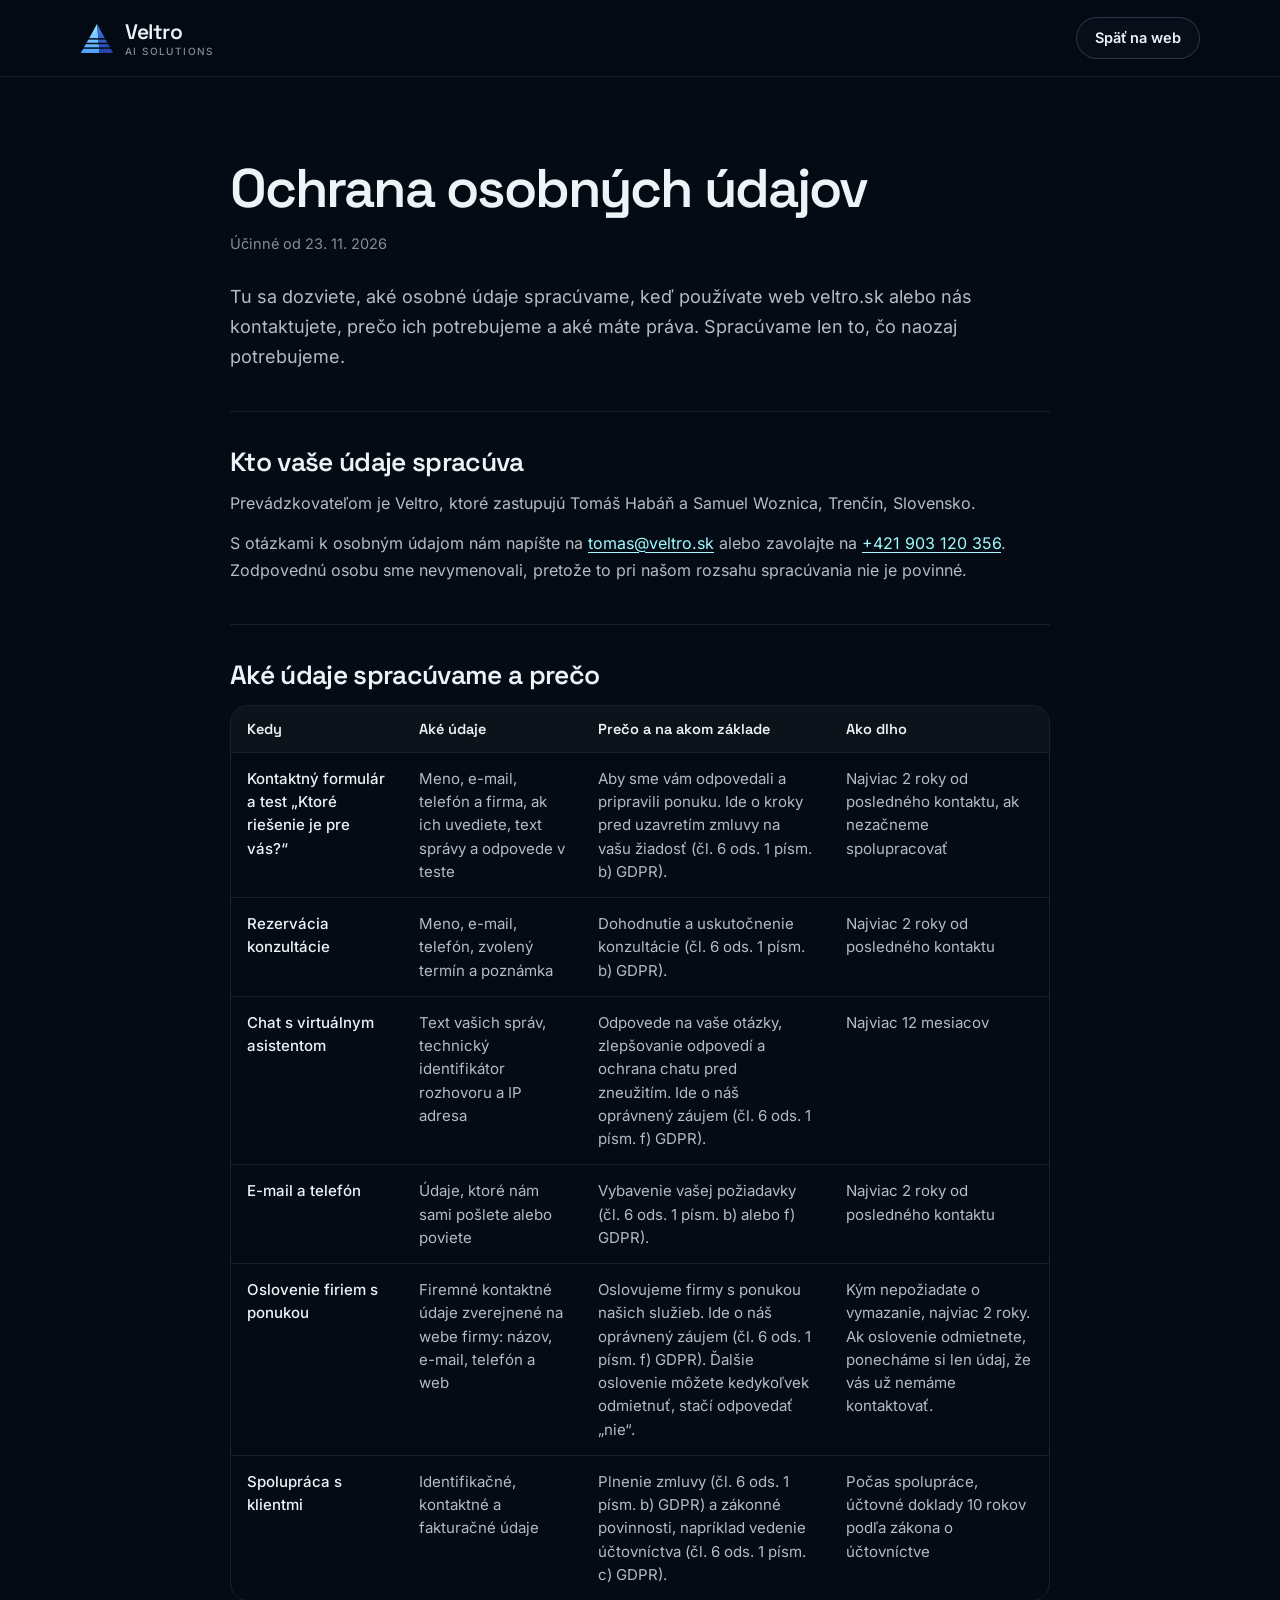
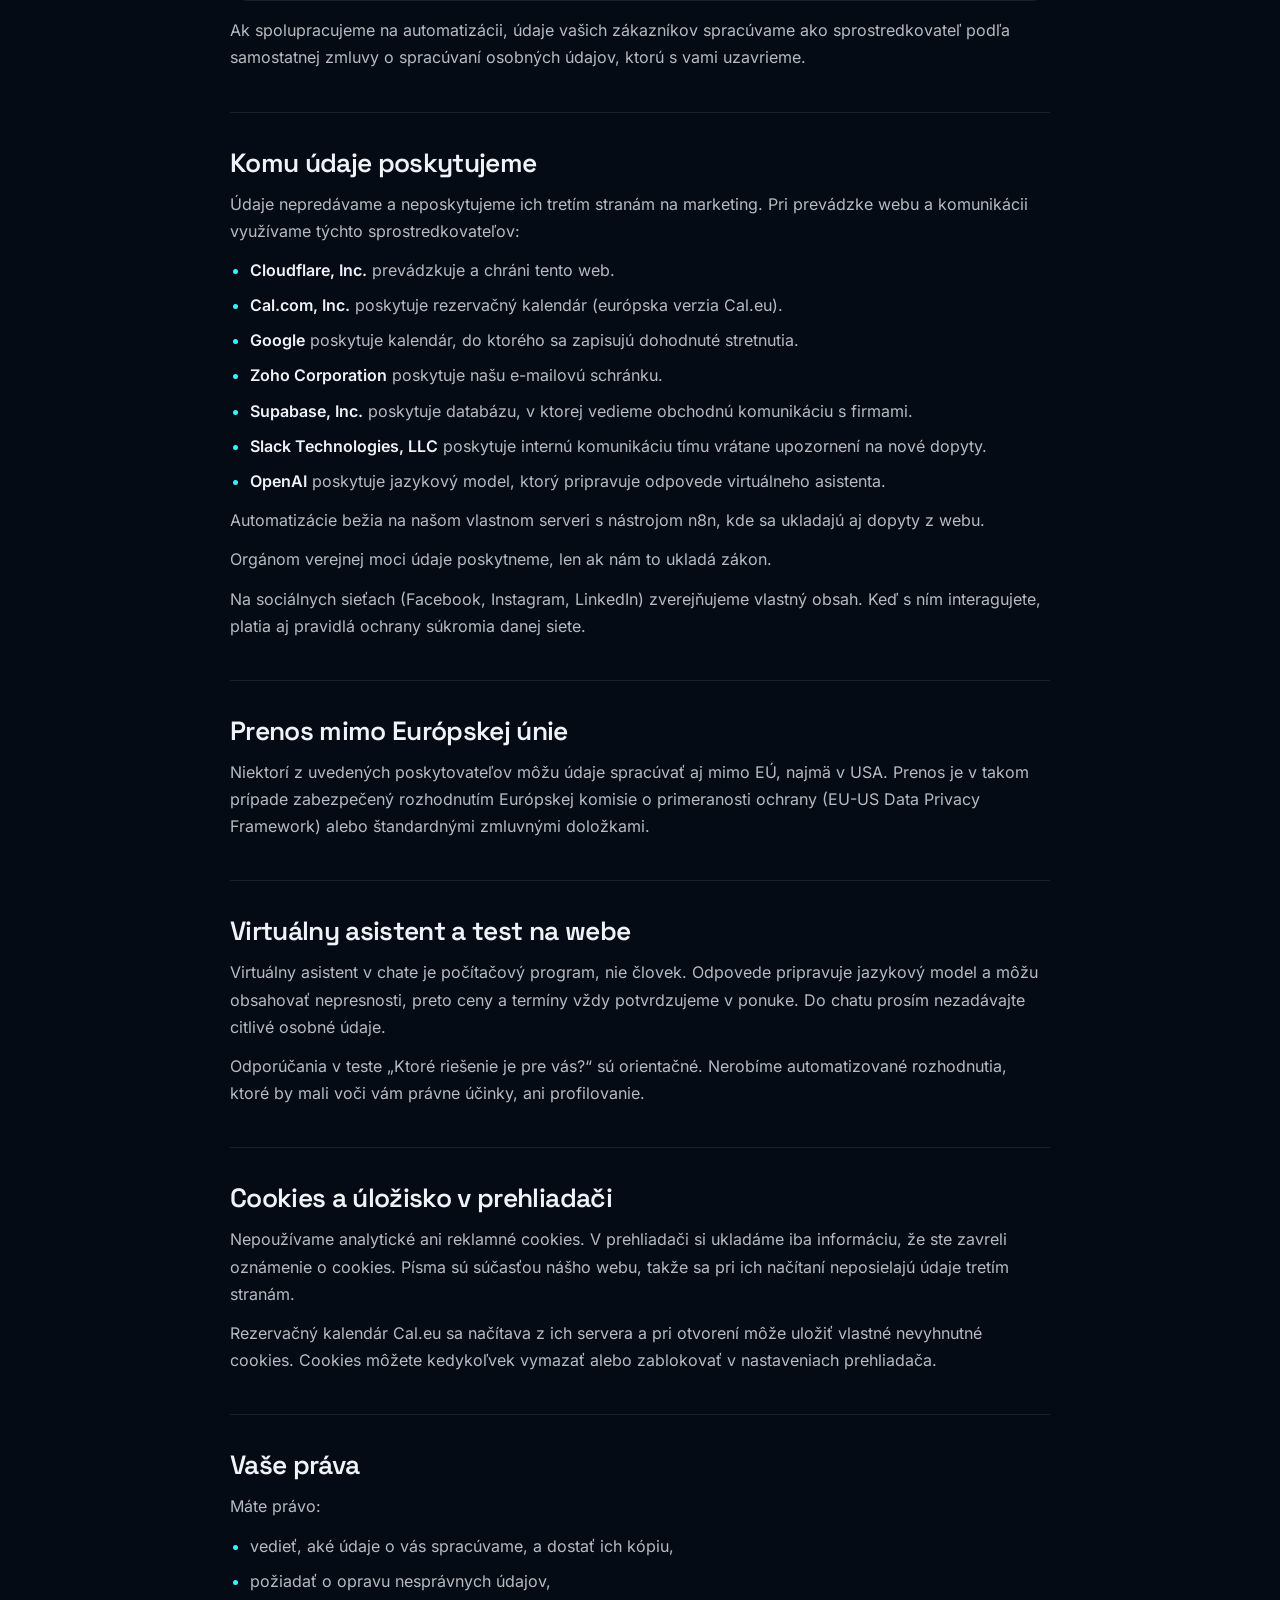
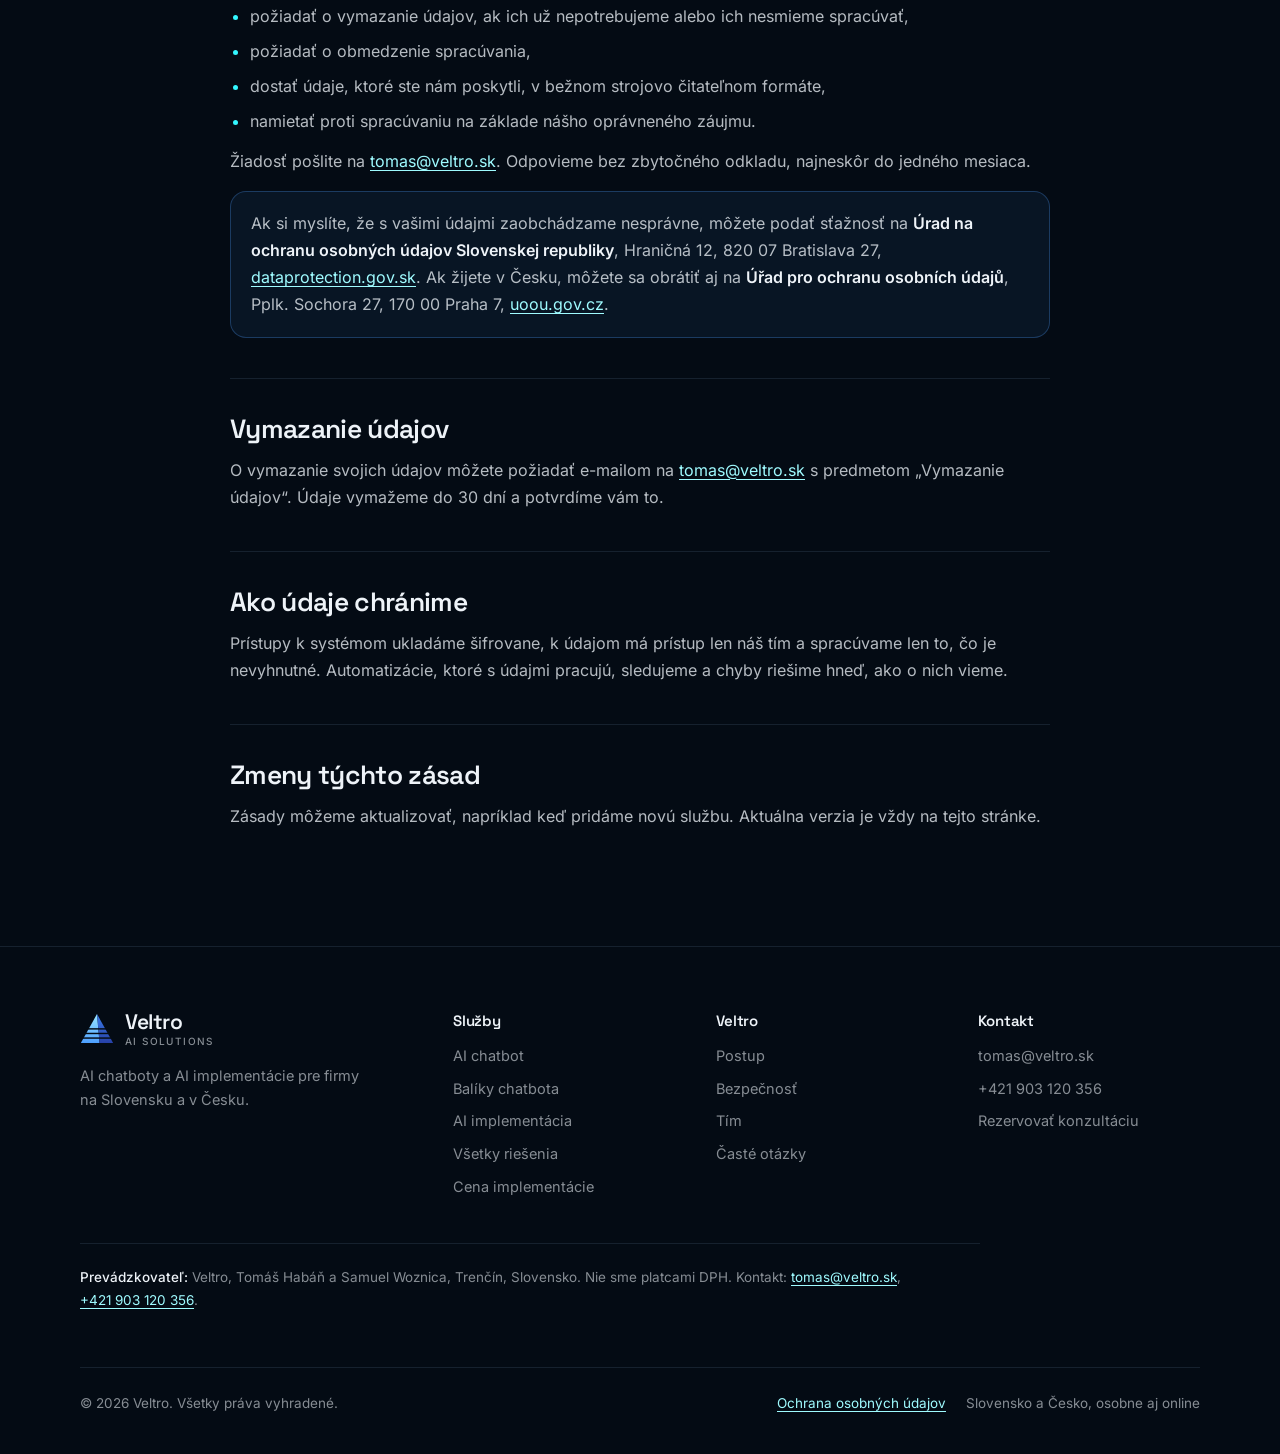
<file: ochrana-osobnych-udajov.html>
<!DOCTYPE html>
<html lang="sk">
<head>
<meta charset="UTF-8">
<meta name="viewport" content="width=device-width, initial-scale=1">
<title>Ochrana osobných údajov – Veltro</title>
<meta name="description" content="Aké osobné údaje spracúva Veltro, prečo ich potrebuje, komu ich poskytuje a aké máte práva.">
<link rel="canonical" href="https://veltro.sk/ochrana-osobnych-udajov">
<meta name="theme-color" content="#040B14">
<link rel="icon" href="logo.png">
<style id="fonts">
@font-face{font-family:'Inter';font-style:normal;font-display:swap;font-weight:100 900;src:url([data-uri]) format('woff2');unicode-range:U+0000-00FF,U+0131,U+0152-0153,U+02BB-02BC,U+02C6,U+02DA,U+02DC,U+0304,U+0308,U+0329,U+2000-206F,U+20AC,U+2122,U+2191,U+2193,U+2212,U+2215,U+FEFF,U+FFFD}
@font-face{font-family:'Inter';font-style:normal;font-display:swap;font-weight:100 900;src:url([data-uri]) format('woff2');unicode-range:U+0100-02BA,U+02BD-02C5,U+02C7-02CC,U+02CE-02D7,U+02DD-02FF,U+0304,U+0308,U+0329,U+1D00-1DBF,U+1E00-1E9F,U+1EF2-1EFF,U+2020,U+20A0-20AB,U+20AD-20C0,U+2113,U+2C60-2C7F,U+A720-A7FF}
@font-face{font-family:'Space Grotesk';font-style:normal;font-display:swap;font-weight:300 700;src:url([data-uri]) format('woff2');unicode-range:U+0000-00FF,U+0131,U+0152-0153,U+02BB-02BC,U+02C6,U+02DA,U+02DC,U+0304,U+0308,U+0329,U+2000-206F,U+20AC,U+2122,U+2191,U+2193,U+2212,U+2215,U+FEFF,U+FFFD}
@font-face{font-family:'Space Grotesk';font-style:normal;font-display:swap;font-weight:300 700;src:url([data-uri]) format('woff2');unicode-range:U+0100-02BA,U+02BD-02C5,U+02C7-02CC,U+02CE-02D7,U+02DD-02FF,U+0304,U+0308,U+0329,U+1D00-1DBF,U+1E00-1E9F,U+1EF2-1EFF,U+2020,U+20A0-20AB,U+20AD-20C0,U+2113,U+2C60-2C7F,U+A720-A7FF}
</style>
<style>
:root{
  --ink:#040B14; --abyss:#071120; --panel:#0B1829; --panel-2:#0F2036;
  --line:rgba(150,180,220,.13); --line-strong:rgba(150,180,220,.24);
  --frost:#EEF3F8; --text:rgba(238,243,248,.76); --muted:rgba(238,243,248,.56);
  --cyan:#33F7FF; --cyan-soft:#9FFBFF; --azure:#4D9FFF; --azure-soft:#A9CCFF;
  --violet:#A855F7; --violet-soft:#D8B4FE; --amber:#F5B451; --green:#34D399;
  --grad:linear-gradient(100deg,#33F7FF 0%,#4D9FFF 48%,#A855F7 100%);
  --display:'Space Grotesk',Inter,system-ui,sans-serif;
  --sans:'Inter',system-ui,-apple-system,'Segoe UI',Roboto,sans-serif;
  --max:1200px; --gutter:clamp(20px,4vw,40px);
}
*,*::before,*::after{box-sizing:border-box}
html{scroll-behavior:smooth;-webkit-text-size-adjust:100%;scroll-padding-top:84px}
body{margin:0;background:var(--ink);color:var(--text);font:400 17px/1.65 var(--sans);-webkit-font-smoothing:antialiased;text-rendering:optimizeLegibility;overflow-x:hidden}
img,svg{display:block;max-width:100%}
a{color:inherit;text-decoration:none}
button{font:inherit;color:inherit;background:none;border:0;padding:0;cursor:pointer}
h1,h2,h3,h4,h5{font-family:var(--display);color:var(--frost);margin:0;font-weight:600;letter-spacing:-.02em}
p{margin:0}
ul,ol{margin:0}
::selection{background:rgba(51,247,255,.3);color:#fff}
:focus-visible{outline:2px solid var(--cyan);outline-offset:3px;border-radius:8px}
[hidden]{display:none!important}
.sr-only{position:absolute;width:1px;height:1px;overflow:hidden;clip:rect(0 0 0 0);white-space:nowrap}
.skip{position:absolute;left:-9999px;top:12px;z-index:200;background:var(--frost);color:var(--ink);padding:10px 16px;border-radius:10px;font-weight:600}
.skip:focus{left:12px}
.wrap{width:100%;max-width:var(--max);margin-inline:auto;padding-inline:var(--gutter)}

/* typografia */
h1{font-size:clamp(2.6rem,1.4rem + 3.5vw,4.45rem);line-height:1.02;letter-spacing:-.045em;font-weight:600}
h2{font-size:clamp(2.1rem,1.45rem + 2.4vw,3.4rem);line-height:1.06;letter-spacing:-.035em}
h3{font-size:1.375rem;line-height:1.25}
.lead{font-size:clamp(1.0625rem,1rem + .3vw,1.1875rem);line-height:1.6;color:var(--text)}
.muted{color:var(--muted)}

/* tlačidlá */
.btn{display:inline-flex;align-items:center;justify-content:center;gap:10px;height:52px;padding:0 24px;border-radius:999px;font:600 15.5px/1 var(--sans);letter-spacing:-.005em;white-space:nowrap;transition:transform .2s ease,box-shadow .25s ease,background-color .25s ease,border-color .25s ease,color .25s ease}
.btn svg{width:18px;height:18px}
.btn-primary{background:linear-gradient(100deg,#33F7FF,#4D9FFF 72%);color:#03111C;box-shadow:0 0 0 1px rgba(51,247,255,.35),0 12px 32px -12px rgba(51,247,255,.55)}
.btn-primary:hover{transform:translateY(-1px);box-shadow:0 0 0 1px rgba(51,247,255,.6),0 18px 44px -14px rgba(51,247,255,.75)}
.btn-ghost{border:1px solid var(--line-strong);color:var(--frost);background:rgba(255,255,255,.02)}
.btn-ghost:hover{border-color:rgba(51,247,255,.55);background:rgba(51,247,255,.06)}
.btn-sm{height:42px;padding:0 18px;font-size:14.5px}
.link{display:inline-flex;align-items:center;gap:8px;color:var(--cyan);font-weight:600;font-size:15.5px}
.link svg{width:16px;height:16px;transition:transform .2s}
.link:hover svg{transform:translateX(3px)}

/* sekcie */
.sec{padding-block:clamp(88px,10vw,140px);position:relative}
.sec--abyss{background:var(--abyss)}
.sec--tight{padding-top:0}
.sec-head{display:grid;grid-template-columns:minmax(0,1.1fr) minmax(0,.9fr);gap:clamp(20px,5vw,72px);align-items:end;margin-bottom:clamp(40px,5vw,64px)}
.sec-head p{max-width:50ch}
.sec-head h2{max-width:16ch}

/* progress + navigácia */
.progress{position:fixed;top:0;left:0;height:2px;width:100%;z-index:80;background:var(--grad);transform-origin:0 50%;transform:scaleX(0)}
.nav{position:fixed;inset:0 0 auto;z-index:60;border-bottom:1px solid transparent;transition:background-color .3s,border-color .3s,backdrop-filter .3s}
.nav.scrolled{background:rgba(4,11,20,.8);-webkit-backdrop-filter:blur(14px) saturate(140%);backdrop-filter:blur(14px) saturate(140%);border-bottom-color:var(--line)}
.nav-in{height:76px;display:flex;align-items:center;gap:32px}
.brand{display:flex;align-items:center;gap:11px;color:var(--frost)}
.brand svg{width:34px;height:31px}
.brand b{display:block;font:600 21px/1 var(--display);letter-spacing:-.02em}
.brand small{display:block;margin-top:4px;font:500 10px/1 var(--sans);letter-spacing:.14em;text-transform:uppercase;color:var(--muted)}
.nav-in>nav{margin-left:auto}
.nav-links{display:flex;gap:30px;list-style:none;padding:0;font-size:15px}
.nav-links a{color:var(--muted);transition:color .2s}
.nav-links a:hover,.nav-links a[aria-current="true"]{color:var(--frost)}
.burger{display:none;margin-left:auto;width:44px;height:44px;border-radius:12px;border:1px solid var(--line-strong);place-items:center}
.burger span{display:block;width:18px;height:1.5px;background:var(--frost);position:relative;transition:transform .25s}
.burger span::before,.burger span::after{content:"";position:absolute;left:0;width:18px;height:1.5px;background:var(--frost);transition:transform .25s}
.burger span::before{top:-6px}.burger span::after{top:6px}
.nav.open .burger span{background:transparent}
.nav.open .burger span::before{transform:translateY(6px) rotate(45deg)}
.nav.open .burger span::after{transform:translateY(-6px) rotate(-45deg)}
.mnav{display:none}

/* HERO */
.hero{position:relative;padding:clamp(128px,14vw,168px) 0 clamp(72px,8vw,110px);overflow:hidden;isolation:isolate}
.hero::before{content:"";position:absolute;inset:0;z-index:-2;background:radial-gradient(55% 60% at 78% 34%,rgba(77,159,255,.17),transparent 70%),radial-gradient(38% 42% at 96% 78%,rgba(168,85,247,.13),transparent 70%),radial-gradient(30% 30% at 8% 0%,rgba(51,247,255,.08),transparent 70%)}
.hero::after{content:"";position:absolute;inset:0;z-index:-1;background-image:linear-gradient(rgba(150,180,220,.055) 1px,transparent 1px),linear-gradient(90deg,rgba(150,180,220,.055) 1px,transparent 1px);background-size:56px 56px;-webkit-mask-image:radial-gradient(65% 60% at 72% 42%,#000 15%,transparent 75%);mask-image:radial-gradient(65% 60% at 72% 42%,#000 15%,transparent 75%)}
.hero-grid{display:grid;grid-template-columns:minmax(0,1fr) minmax(0,1.02fr);gap:clamp(36px,5vw,72px);align-items:center}
.hero h1{max-width:15ch;margin-bottom:28px;background:linear-gradient(180deg,#FFFFFF 35%,#9DBFEA 115%);-webkit-background-clip:text;background-clip:text;color:transparent}
.hero .lead{max-width:34em;margin-bottom:36px}
.hero-ctas{display:flex;gap:12px;flex-wrap:wrap}
.facts{display:flex;flex-wrap:wrap;gap:12px 28px;margin-top:40px;padding:0;list-style:none;font-size:14.5px;color:var(--muted)}
.facts li{display:flex;align-items:center;gap:9px}
.facts svg{width:17px;height:17px;color:var(--cyan);flex:none}

/* mapa systémov */
.sys{position:relative;perspective:1400px}
.sys-stage{position:relative;transition:transform .5s cubic-bezier(.2,.7,.2,1);transform-style:preserve-3d}
.map{width:100%;height:auto;overflow:visible}
.edge{fill:none;stroke:rgba(120,170,230,.24);stroke-width:1.3;stroke-dasharray:2 6;stroke-linecap:round;transition:stroke .4s}
.edge.on{stroke:rgba(51,247,255,.75);stroke-dasharray:none}
.edge.on.ai{stroke:rgba(192,132,252,.8)}
.edge.on.rule{stroke:rgba(77,159,255,.85)}
.node rect{fill:rgba(10,22,38,.92);stroke:var(--line-strong);stroke-width:1;transition:stroke .35s,fill .35s}
.node .ic{color:#7DFBFF;opacity:.9}
.node .t{fill:var(--frost);font:600 14.5px var(--display);letter-spacing:-.01em}
.node .s{fill:rgba(238,243,248,.5);font:400 11.5px var(--sans)}
.node.on rect{stroke:rgba(51,247,255,.8);fill:rgba(14,38,58,.96)}
.core-halo{fill:url(#coreHalo)}
.core-ring{fill:none;stroke:url(#coreStroke);stroke-width:1.2;stroke-dasharray:3 7;transform-box:fill-box;transform-origin:center;animation:spin 30s linear infinite}
.core-disc{fill:#0A1A2E;stroke:url(#coreStroke);stroke-width:1.5}
.core-pulse{fill:none;stroke:var(--pc,#33F7FF);stroke-width:2;opacity:0;transform-box:fill-box;transform-origin:center}
.core-pulse.go{animation:pulse 1.1s ease-out}
.core-t{fill:var(--frost);font:600 13px var(--display);letter-spacing:.02em}
.dot{fill:#CFFDFF}
@keyframes spin{to{transform:rotate(360deg)}}
@keyframes pulse{0%{opacity:.9;transform:scale(1)}100%{opacity:0;transform:scale(1.55)}}

.feed{position:relative;z-index:2;width:min(100%,440px);margin:-6px 0 0 auto;padding:16px 18px 6px;border-radius:22px;background:rgba(8,19,34,.88);-webkit-backdrop-filter:blur(14px);backdrop-filter:blur(14px);border:1px solid var(--line-strong);box-shadow:0 40px 90px -40px rgba(0,0,0,.9),0 0 0 1px rgba(51,247,255,.04)}
.feed-head{display:flex;justify-content:space-between;align-items:center;font-size:13px;color:var(--muted);padding-bottom:10px}
.live{display:inline-flex;align-items:center;gap:8px;color:var(--frost);font-weight:500}
.live i{width:8px;height:8px;border-radius:50%;background:var(--green);animation:livep 2.4s infinite}
@keyframes livep{0%{box-shadow:0 0 0 0 rgba(52,211,153,.55)}70%{box-shadow:0 0 0 8px rgba(52,211,153,0)}100%{box-shadow:0 0 0 0 rgba(52,211,153,0)}}
.feed ol{list-style:none;padding:0;height:208px;overflow:hidden;position:relative}
.feed li{display:grid;grid-template-columns:10px minmax(0,1fr) auto;gap:12px;padding:12px 2px;border-top:1px solid var(--line);font-size:14px;line-height:1.4;transition:opacity .5s ease,transform .5s ease}
.feed li.enter{opacity:0;transform:translateY(-12px)}
.feed li b{display:block;color:var(--frost);font-weight:500;white-space:nowrap;overflow:hidden;text-overflow:ellipsis}
.feed li span{color:var(--muted);font-size:13px}
.feed li time{font:500 12px var(--display);color:var(--muted);padding-top:2px;font-variant-numeric:tabular-nums}
.k{width:8px;height:8px;border-radius:50%;margin-top:6px}
.k-data{background:var(--cyan);box-shadow:0 0 10px rgba(51,247,255,.7)}
.k-rule{background:var(--azure);box-shadow:0 0 10px rgba(77,159,255,.7)}
.k-ai{background:var(--violet);box-shadow:0 0 10px rgba(168,85,247,.8)}
.k-you{background:var(--frost);box-shadow:0 0 10px rgba(238,243,248,.5)}
.sys-note{margin-top:14px;font-size:12.5px;color:var(--muted);text-align:right}

/* integrácie */
.integr{border-block:1px solid var(--line);padding:26px 0}
.integr .wrap{display:flex;align-items:center;gap:16px 40px;flex-wrap:wrap}
.integr p{font-size:14px;color:var(--muted);flex:none}
.integr ul{list-style:none;padding:0;display:flex;flex-wrap:wrap;gap:10px 32px;font:500 17px var(--display);color:rgba(238,243,248,.62)}

/* pyramída */
.pyr-grid{display:grid;grid-template-columns:minmax(0,.95fr) minmax(0,1.05fr);gap:clamp(40px,6vw,96px);align-items:center}
.pyr-fig{position:relative}
.pyr-fig svg{width:100%;max-width:460px;margin-inline:auto;overflow:visible}
.pyr-fig .band{transition:opacity .35s ease,filter .35s ease}
.pyr-fig.focus .band{opacity:.22}
.pyr-fig.focus .band.on{opacity:1;filter:drop-shadow(0 0 18px var(--glow))}
.pyr-base{fill:url(#floorGlow)}
.layers{list-style:none;padding:0;display:grid;gap:4px;margin-top:36px}
.layer{display:grid;grid-template-columns:14px minmax(0,1fr);gap:18px;padding:18px 20px;border-radius:18px;border:1px solid transparent;transition:background-color .25s,border-color .25s;cursor:default}
.layer:hover,.layer:focus-within,.layer.on{background:rgba(255,255,255,.025);border-color:var(--line)}
.layer i{width:12px;height:12px;border-radius:4px;margin-top:7px}
.layer h3{font-size:19px;margin-bottom:4px}
.layer p{font-size:15.5px}
.example{margin-top:28px;padding:22px 24px;border-radius:18px;border:1px dashed var(--line-strong);font-size:15.5px;color:var(--text)}
.example b{color:var(--frost);font-weight:600}
.c-you{color:var(--frost)}.c-ai{color:var(--violet-soft)}.c-rule{color:var(--azure-soft)}.c-data{color:var(--cyan-soft)}
.bg-you{background:var(--frost)}.bg-ai{background:var(--violet)}.bg-rule{background:var(--azure)}.bg-data{background:var(--cyan)}

/* služby */
.svc{display:grid;grid-template-columns:repeat(2,minmax(0,1fr));gap:20px}
.svc-card{position:relative;display:flex;flex-direction:column;padding:clamp(28px,3.4vw,44px);border-radius:28px;background:linear-gradient(180deg,rgba(15,32,54,.85),rgba(9,20,36,.85));border:1px solid var(--line)}
.gb::before{content:"";position:absolute;inset:0;border-radius:inherit;padding:1px;background:linear-gradient(140deg,rgba(51,247,255,.7),rgba(77,159,255,.35) 40%,rgba(168,85,247,.7));-webkit-mask:linear-gradient(#000 0 0) content-box,linear-gradient(#000 0 0);-webkit-mask-composite:xor;mask-composite:exclude;pointer-events:none}
.svc-top{display:flex;justify-content:space-between;align-items:flex-start;gap:16px;margin-bottom:22px}
.svc-ic{width:52px;height:52px;border-radius:16px;display:grid;place-items:center;border:1px solid var(--line-strong);background:rgba(255,255,255,.03);color:var(--cyan)}
.svc-ic svg{width:24px;height:24px}
.tag{display:inline-flex;align-items:center;height:28px;padding:0 12px;border-radius:999px;font-size:12.5px;font-weight:600}
.tag-new{background:rgba(168,85,247,.16);color:var(--violet-soft);border:1px solid rgba(168,85,247,.4)}
.svc-card h3{font-size:clamp(1.6rem,1.3rem + 1vw,2rem);letter-spacing:-.03em;margin-bottom:12px}
.svc-card>p{margin-bottom:24px}
.ticks{list-style:none;padding:0;display:grid;gap:10px;margin-bottom:28px;font-size:15.5px}
.ticks li{display:grid;grid-template-columns:20px minmax(0,1fr);gap:10px;color:var(--frost)}
.ticks svg{width:18px;height:18px;margin-top:3px;color:var(--cyan)}
.svc-demo{margin-top:auto;padding:20px;border-radius:20px;background:rgba(4,11,20,.55);border:1px solid var(--line);display:grid;gap:10px;font-size:14px;line-height:1.5}
.bub{max-width:86%;padding:10px 14px;border-radius:16px;background:#10233B;color:var(--frost)}
.bub.me{justify-self:end;background:linear-gradient(100deg,#1D58AD,#3473D6);color:#fff;border-bottom-right-radius:5px}
.bub.bot{border-bottom-left-radius:5px}
.svc-foot{display:flex;justify-content:space-between;align-items:center;gap:16px;flex-wrap:wrap;margin-top:24px;font-size:14.5px;color:var(--muted)}
.flow{display:flex;flex-wrap:wrap;align-items:center;gap:8px}
.flow span{display:inline-flex;align-items:center;padding:8px 13px;border-radius:12px;font-size:13.5px;line-height:1.3;border:1px solid}
.flow i{flex:none;width:14px;height:1px;background:var(--line-strong)}
.f-data{border-color:rgba(51,247,255,.35);color:var(--cyan-soft);background:rgba(51,247,255,.06)}
.f-rule{border-color:rgba(77,159,255,.45);color:var(--azure-soft);background:rgba(77,159,255,.08)}
.f-ai{border-color:rgba(168,85,247,.5);color:var(--violet-soft);background:rgba(168,85,247,.09)}
.f-you{border-color:rgba(238,243,248,.4);color:var(--frost);background:rgba(238,243,248,.05)}
.web-strip{display:flex;justify-content:space-between;align-items:center;gap:16px 32px;flex-wrap:wrap;margin-top:20px;padding:22px 28px;border-radius:20px;border:1px solid var(--line)}
.web-strip p{color:var(--frost)}
.web-strip span{color:var(--muted)}

/* pre koho */
.ind{display:grid;grid-template-columns:repeat(2,minmax(0,1fr));column-gap:56px}
.ind-row{display:grid;grid-template-columns:minmax(0,.9fr) minmax(0,1.1fr);gap:24px;padding:24px 0;border-top:1px solid var(--line)}
.ind-row h3{font-size:18px}
.ind-row p{font-size:15.5px}

/* katalóg riešení */
.tabs{display:flex;gap:8px;flex-wrap:wrap;margin-bottom:26px}
.tab{height:46px;padding:0 20px;border-radius:999px;border:1px solid var(--line-strong);color:var(--muted);font-weight:500;font-size:15px;transition:background-color .2s,color .2s,border-color .2s}
.tab:hover{color:var(--frost);border-color:rgba(238,243,248,.4)}
.tab[aria-selected="true"]{background:var(--frost);color:var(--ink);border-color:var(--frost)}
.explorer{display:grid;grid-template-columns:minmax(0,.82fr) minmax(0,1.18fr);gap:24px;align-items:start}
.sol-list{display:grid;gap:6px}
.sol-btn{display:block;width:100%;text-align:left;padding:18px 20px;border-radius:18px;border:1px solid transparent;transition:background-color .2s,border-color .2s}
.sol-btn b{display:block;font:600 17px/1.3 var(--display);color:var(--frost);margin-bottom:4px}
.sol-btn span{display:block;font-size:14.5px;line-height:1.45;color:var(--muted)}
.sol-btn:hover{background:rgba(255,255,255,.025)}
.sol-btn[aria-selected="true"]{background:var(--panel);border-color:var(--line-strong);box-shadow:inset 3px 0 0 var(--cyan)}
.sol-panel{position:sticky;top:100px;padding:clamp(26px,3.4vw,44px);border-radius:28px;background:linear-gradient(180deg,#0E1F35,#0A1729);border:1px solid var(--line-strong)}
.sol-panel h3{font-size:clamp(1.5rem,1.3rem + .8vw,1.85rem);letter-spacing:-.03em;margin-bottom:12px}
.ba{display:grid;grid-template-columns:repeat(2,minmax(0,1fr));gap:12px;margin:26px 0}
.ba>div{padding:18px 20px;border-radius:18px;font-size:15px;line-height:1.55}
.ba .before{background:rgba(255,255,255,.025);border:1px solid var(--line)}
.ba .after{background:rgba(51,247,255,.055);border:1px solid rgba(51,247,255,.28);color:var(--frost)}
.ba small{display:block;font-size:13px;font-weight:600;margin-bottom:6px;color:var(--muted)}
.ba .after small{color:var(--cyan)}
.sol-panel .flow{margin-bottom:26px}
.sol-meta{display:grid;grid-template-columns:repeat(2,minmax(0,1fr));gap:20px;padding-top:22px;border-top:1px solid var(--line);font-size:15px;color:var(--frost)}
.sol-meta small{display:block;color:var(--muted);font-size:13px;margin-bottom:4px}
.sol-panel .link{margin-top:24px}
.legend{display:flex;gap:10px 22px;flex-wrap:wrap;margin-top:22px;font-size:13.5px;color:var(--muted)}
.legend span{display:inline-flex;align-items:center;gap:8px}
.legend i{width:9px;height:9px;border-radius:3px}
.custom{display:flex;justify-content:space-between;align-items:center;gap:20px 40px;flex-wrap:wrap;margin-top:48px;padding:28px 32px;border-radius:24px;background:linear-gradient(100deg,rgba(51,247,255,.07),rgba(168,85,247,.07));border:1px solid var(--line-strong)}
.custom h3{font-size:21px;margin-bottom:4px}

/* strážca skladu */
.flag{background:radial-gradient(50% 60% at 85% 40%,rgba(77,159,255,.12),transparent 70%),var(--abyss);overflow:hidden}
.flag-grid{display:grid;grid-template-columns:minmax(0,1.05fr) minmax(0,.95fr);gap:clamp(40px,6vw,88px);align-items:center}
.flag h2{max-width:14ch;margin-bottom:18px}
.for{display:inline-flex;margin-bottom:22px;padding:7px 14px;border-radius:999px;font-size:13.5px;color:var(--cyan-soft);border:1px solid rgba(51,247,255,.3);background:rgba(51,247,255,.05)}
.steps{list-style:none;padding:0;margin-top:36px;counter-reset:st}
.steps li{display:grid;grid-template-columns:44px minmax(0,1fr);gap:18px;padding:22px 0;border-top:1px solid var(--line)}
.steps li::before{counter-increment:st;content:counter(st);width:40px;height:40px;border-radius:12px;display:grid;place-items:center;font:600 17px var(--display);color:var(--cyan);border:1px solid rgba(51,247,255,.35);background:rgba(51,247,255,.06)}
.steps li.ai::before{color:var(--violet-soft);border-color:rgba(168,85,247,.45);background:rgba(168,85,247,.08)}
.steps h3{font-size:19px;margin-bottom:6px;display:flex;align-items:center;gap:10px;flex-wrap:wrap}
.steps h3 .tag{height:24px;font-size:12px}
.steps p{font-size:15.5px}
.phone{width:min(100%,370px);margin-inline:auto;padding:11px;border-radius:46px;background:linear-gradient(160deg,#1C2E48,#0A1424 60%);border:1px solid var(--line-strong);box-shadow:0 60px 120px -50px rgba(51,247,255,.3),0 40px 80px -40px rgba(0,0,0,.95)}
.screen{border-radius:36px;background:#07101C;overflow:hidden;display:flex;flex-direction:column}
.ph-bar{height:30px;display:flex;justify-content:center;align-items:center}
.ph-bar::before{content:"";width:96px;height:22px;border-radius:999px;background:#000}
.ph-head{display:flex;align-items:center;gap:12px;padding:10px 16px 14px;border-bottom:1px solid var(--line)}
.ph-av{width:38px;height:38px;border-radius:12px;display:grid;place-items:center;background:#0E1F35;border:1px solid var(--line-strong)}
.ph-av svg{width:22px;height:20px}
.ph-head b{display:block;font:600 15px var(--display);color:var(--frost)}
.ph-head span{font-size:12px;color:var(--green)}
.ph-body{padding:14px 12px 16px;display:grid;gap:9px;font-size:13.5px;line-height:1.5}
.ph-body .bub{max-width:92%}
.ph-body h5{font:600 12.5px var(--display);color:var(--cyan);margin:10px 0 2px;letter-spacing:.01em}
.it{display:flex;justify-content:space-between;align-items:flex-start;gap:10px;padding:7px 0;border-top:1px solid rgba(150,180,220,.1)}
.it small{display:block;color:var(--muted);font-size:11.5px}
.it em{font-style:normal;font-weight:600;color:var(--amber);white-space:nowrap;font-size:12.5px}
.ok{margin-top:8px;font-size:12px;color:var(--muted)}
.ai-tag{display:inline-block;margin-bottom:4px;font-size:11px;font-weight:600;color:var(--violet-soft)}
.ph-in{margin:4px 12px 14px;height:42px;border-radius:999px;border:1px solid var(--line-strong);display:flex;align-items:center;padding:0 16px;font-size:13px;color:var(--muted)}
.outcomes{display:grid;grid-template-columns:repeat(4,minmax(0,1fr));gap:28px;margin-top:clamp(56px,7vw,88px)}
.outcomes div{padding-top:20px;border-top:1px solid var(--line-strong)}
.outcomes b{display:block;font:600 19px/1.3 var(--display);color:var(--frost);margin-bottom:6px}
.outcomes p{font-size:15px}
.rules{display:grid;grid-template-columns:repeat(2,minmax(0,1fr));gap:16px;margin-top:40px}
.rule{display:grid;grid-template-columns:26px minmax(0,1fr);gap:14px;padding:22px 24px;border-radius:20px;font-size:15.5px}
.rule svg{width:22px;height:22px;margin-top:2px}
.rule b{color:var(--frost)}
.rule-a{background:rgba(77,159,255,.07);border:1px solid rgba(77,159,255,.28)}
.rule-a svg{color:var(--azure)}
.rule-b{background:rgba(51,247,255,.05);border:1px solid rgba(51,247,255,.24)}
.rule-b svg{color:var(--cyan)}
.flag-cta{display:flex;gap:12px;flex-wrap:wrap;margin-top:32px}

/* kalkulačka */
.roi{display:grid;grid-template-columns:minmax(0,1fr) minmax(0,1fr);border-radius:28px;overflow:hidden;border:1px solid var(--line-strong);background:var(--panel)}
.roi-in,.roi-out{padding:clamp(28px,3.6vw,48px)}
.roi-out{display:flex;flex-direction:column;background:radial-gradient(80% 80% at 100% 0%,rgba(168,85,247,.14),transparent 70%),radial-gradient(70% 70% at 0% 100%,rgba(51,247,255,.1),transparent 70%),#0C1B30;border-left:1px solid var(--line)}
.field+.field{margin-top:32px}
.field label{display:flex;justify-content:space-between;align-items:baseline;gap:16px;color:var(--frost);font-size:15.5px;font-weight:500;margin-bottom:6px}
.field output{font:600 20px var(--display);color:var(--cyan);font-variant-numeric:tabular-nums;white-space:nowrap}
.field .hint{font-size:13.5px;color:var(--muted);margin-bottom:14px}
input[type=range]{-webkit-appearance:none;appearance:none;width:100%;height:6px;border-radius:999px;background:linear-gradient(90deg,var(--cyan),var(--azure) var(--p,50%),rgba(150,180,220,.18) var(--p,50%));cursor:pointer}
input[type=range]::-webkit-slider-thumb{-webkit-appearance:none;width:24px;height:24px;border-radius:50%;background:var(--frost);border:5px solid var(--azure);box-shadow:0 0 0 5px rgba(77,159,255,.18)}
input[type=range]::-moz-range-thumb{width:16px;height:16px;border-radius:50%;background:var(--frost);border:5px solid var(--azure);box-shadow:0 0 0 5px rgba(77,159,255,.18)}
input[type=range]:focus-visible{outline:2px solid var(--cyan);outline-offset:8px}
.roi-out .cap{font-size:15px;color:var(--muted)}
.big{font:600 clamp(3.2rem,2.4rem + 3vw,4.6rem)/1 var(--display);letter-spacing:-.045em;color:var(--frost);margin:10px 0 6px;font-variant-numeric:tabular-nums}
.roi-stats{display:grid;grid-template-columns:repeat(2,minmax(0,1fr));gap:20px;margin:26px 0;padding:22px 0;border-block:1px solid var(--line)}
.roi-stats b{display:block;font:600 26px var(--display);color:var(--frost);font-variant-numeric:tabular-nums;letter-spacing:-.02em}
.roi-stats span{font-size:14px;color:var(--muted)}
.verdict{font-size:15.5px;color:var(--frost);margin-bottom:26px}
.roi-out .btn{align-self:flex-start;margin-top:auto}
.fine{font-size:13px;color:var(--muted);margin-top:16px}

/* porovnanie */
figure{margin:0}
.cmp-block{margin-top:clamp(64px,8vw,96px)}
.cmp-wrap{overflow-x:auto;-webkit-overflow-scrolling:touch}
.cmp-block h3{font-size:clamp(1.5rem,1.25rem + 1vw,2rem);letter-spacing:-.03em;margin-bottom:28px;max-width:24ch}
.cmp{width:100%;min-width:720px;border-collapse:separate;border-spacing:0;font-size:15.5px}
.cmp th,.cmp td{padding:18px 22px;text-align:left;vertical-align:top;border-bottom:1px solid var(--line)}
.cmp thead th{font:600 16px var(--display);color:var(--frost);border-bottom-color:var(--line-strong)}
.cmp tbody th{font-weight:500;color:var(--muted);width:19%}
.cmp .us{background:rgba(51,247,255,.05);color:var(--frost)}
.cmp thead .us{background:rgba(51,247,255,.1);color:var(--cyan);border-radius:18px 18px 0 0}
.cmp tbody tr:last-child td.us{border-radius:0 0 18px 18px;border-bottom:0}

/* postup */
.proc{list-style:none;padding:0;display:grid;grid-template-columns:repeat(4,minmax(0,1fr));gap:32px;position:relative;counter-reset:p}
.proc::before{content:"";position:absolute;top:21px;left:22px;right:22px;height:1px;background:linear-gradient(90deg,var(--cyan),var(--azure),var(--violet));opacity:.55}
.proc li{position:relative;padding-top:64px}
.proc li::before{counter-increment:p;content:counter(p);position:absolute;top:0;left:0;width:44px;height:44px;border-radius:50%;display:grid;place-items:center;background:var(--ink);border:1px solid var(--line-strong);font:600 16px var(--display);color:var(--frost)}
.proc h3{font-size:20px;margin-bottom:8px}
.proc p{font-size:15.5px}
.dur{display:inline-block;margin-top:14px;padding:4px 11px;border-radius:999px;font-size:13px;color:var(--cyan-soft);border:1px solid rgba(51,247,255,.3)}

/* bezpečnosť */
.safe{display:grid;grid-template-columns:repeat(3,minmax(0,1fr));border-top:1px solid var(--line);border-left:1px solid var(--line);border-radius:4px}
.safe>div{padding:clamp(24px,3vw,36px);border-right:1px solid var(--line);border-bottom:1px solid var(--line)}
.safe svg{width:26px;height:26px;color:var(--cyan);margin-bottom:18px}
.safe h3{font-size:19px;margin-bottom:8px}
.safe p{font-size:15.5px}

/* cenník */
.price-h{display:flex;justify-content:space-between;align-items:flex-end;gap:16px 40px;flex-wrap:wrap;margin-bottom:28px}
.price-h h3{font-size:clamp(1.5rem,1.3rem + .8vw,1.9rem);letter-spacing:-.03em}
.price-h p{color:var(--muted);font-size:15.5px}
.plans{display:grid;grid-template-columns:repeat(3,minmax(0,1fr));gap:18px;align-items:stretch}
.plan{position:relative;display:flex;flex-direction:column;padding:34px 30px 30px;border-radius:26px;background:var(--panel);border:1px solid var(--line)}
.plan.hl{background:linear-gradient(180deg,#10284A,#0B1829 70%);border-color:transparent}
.plan h4{font-size:22px}
.plan .who{font-size:14.5px;color:var(--muted);margin-top:4px;min-height:2.9em}
.amt{display:flex;align-items:baseline;gap:8px;margin:22px 0 4px;font:600 54px/1 var(--display);letter-spacing:-.045em;color:var(--frost)}
.amt small{font:400 15px var(--sans);letter-spacing:0;color:var(--muted)}
.quota{font-size:15px;font-weight:600;color:var(--cyan);margin-bottom:22px}
.plan .inc{font-size:13.5px;color:var(--muted);margin-bottom:12px}
.plan .ticks{margin-bottom:28px;flex:1;align-content:start;font-size:15px}
.plan .ticks li{color:var(--text)}
.badge{position:absolute;top:-13px;left:30px;height:26px;padding:0 12px;display:inline-flex;align-items:center;border-radius:999px;font-size:12.5px;font-weight:600;color:#03111C;background:var(--grad)}
.plan .btn{width:100%}
.incl{display:flex;flex-wrap:wrap;gap:10px 28px;margin-top:22px;font-size:14.5px;color:var(--muted)}
.incl span{display:inline-flex;align-items:center;gap:8px}
.incl svg{width:16px;height:16px;color:var(--cyan)}
.impl{position:relative;display:grid;grid-template-columns:minmax(0,1.25fr) minmax(0,.75fr);gap:clamp(28px,5vw,64px);align-items:center;margin-top:clamp(48px,6vw,72px);padding:clamp(28px,3.6vw,48px);border-radius:28px;background:radial-gradient(70% 90% at 100% 0%,rgba(168,85,247,.16),transparent 70%),radial-gradient(60% 80% at 0% 100%,rgba(51,247,255,.08),transparent 70%),#0B1829}
.impl h3{font-size:clamp(1.6rem,1.3rem + 1vw,2.1rem);letter-spacing:-.03em;margin:14px 0 12px}
.impl>div>p{margin-bottom:22px}
.impl .ticks{margin-bottom:0}
.impl-price{padding-left:clamp(0px,4vw,48px);border-left:1px solid var(--line)}
.impl-price .amt{margin:0 0 12px;font-size:54px;color:var(--frost)}
.impl-price p{font-size:15px;color:var(--muted);margin-bottom:26px}

/* tím */
.team{display:grid;grid-template-columns:repeat(2,minmax(0,1fr));gap:18px}
.person{display:grid;grid-template-columns:76px minmax(0,1fr);gap:22px;padding:30px;border-radius:24px;background:var(--panel);border:1px solid var(--line)}
.mono{width:76px;height:76px;border-radius:22px;display:grid;place-items:center;font:600 25px var(--display);letter-spacing:-.02em;color:var(--frost);background:linear-gradient(140deg,rgba(51,247,255,.22),rgba(168,85,247,.24));border:1px solid var(--line-strong)}
.person h3{font-size:21px}
.person .role{font-size:14.5px;color:var(--cyan-soft);margin:2px 0 10px}
.person p{font-size:15.5px}

/* FAQ */
.faq-grid{display:grid;grid-template-columns:minmax(0,.78fr) minmax(0,1.22fr);gap:clamp(32px,6vw,88px);align-items:start}
.faq-grid .sec-side{position:sticky;top:110px}
.faq-grid .sec-side p{margin:18px 0 26px}
.faq details{border-bottom:1px solid var(--line)}
.faq details:first-child{border-top:1px solid var(--line)}
.faq summary{list-style:none;cursor:pointer;display:flex;justify-content:space-between;align-items:center;gap:24px;padding:24px 0;font:500 19px/1.35 var(--display);color:var(--frost);letter-spacing:-.01em}
.faq summary::-webkit-details-marker{display:none}
.faq summary::after{content:"";flex:none;width:30px;height:30px;border-radius:50%;border:1px solid var(--line-strong);background:linear-gradient(var(--frost),var(--frost)) center/11px 1.5px no-repeat,linear-gradient(var(--frost),var(--frost)) center/1.5px 11px no-repeat;transition:transform .25s ease,border-color .25s}
.faq details[open] summary::after{transform:rotate(45deg);border-color:rgba(51,247,255,.5)}
.faq summary:hover::after{border-color:rgba(51,247,255,.5)}
.faq details p{padding:0 56px 26px 0;font-size:16px}

/* kontakt */
.contact{display:grid;grid-template-columns:minmax(0,1fr) minmax(0,1fr);gap:20px;align-items:stretch}
.book{position:relative;padding:clamp(28px,3.6vw,48px);border-radius:28px;background:radial-gradient(80% 70% at 0% 0%,rgba(51,247,255,.12),transparent 70%),radial-gradient(70% 70% at 100% 100%,rgba(168,85,247,.14),transparent 70%),#0C1B30}
.book h2{max-width:13ch;margin-bottom:16px}
.opts{display:grid;gap:10px;margin-top:30px}
.opt{display:grid;grid-template-columns:minmax(0,1fr) auto;align-items:center;gap:16px;width:100%;padding:18px 20px;border-radius:18px;border:1px solid var(--line-strong);background:rgba(4,11,20,.35);text-align:left;transition:border-color .2s,background-color .2s}
.opt:hover{border-color:rgba(51,247,255,.55);background:rgba(51,247,255,.06)}
.opt b{display:block;font:600 17px var(--display);color:var(--frost)}
.opt span{font-size:14px;color:var(--muted)}
.opt em{font-style:normal;font-size:14px;font-weight:600;color:var(--cyan);white-space:nowrap}
.direct{display:grid;gap:12px;margin-top:30px;font-size:15.5px}
.direct a{display:inline-flex;align-items:center;gap:12px;color:var(--frost)}
.direct svg{width:20px;height:20px;color:var(--cyan)}
.cf{padding:clamp(28px,3.6vw,48px);border-radius:28px;background:var(--panel);border:1px solid var(--line)}
.cf h3{font-size:24px;margin-bottom:6px}
.cf>p{font-size:15px;color:var(--muted);margin-bottom:26px}
.cf .row{display:grid;grid-template-columns:repeat(2,minmax(0,1fr));gap:14px}
.cf .fld{margin-bottom:16px}
.cf label{display:block;font-size:14px;font-weight:500;color:var(--frost);margin-bottom:8px}
.cf label span{color:var(--muted);font-weight:400}
.cf input,.cf select,.cf textarea{width:100%;height:50px;padding:0 16px;border-radius:13px;border:1px solid var(--line-strong);background:rgba(4,11,20,.55);color:var(--frost);font:inherit;font-size:15.5px;transition:border-color .2s,box-shadow .2s}
.cf select{appearance:none;-webkit-appearance:none;background-image:linear-gradient(45deg,transparent 50%,var(--muted) 50%),linear-gradient(135deg,var(--muted) 50%,transparent 50%);background-position:calc(100% - 22px) 22px,calc(100% - 16px) 22px;background-size:6px 6px;background-repeat:no-repeat;padding-right:40px}
.cf select option{background:#0B1829;color:var(--frost)}
.cf textarea{height:128px;padding:14px 16px;resize:vertical;line-height:1.5}
.cf input::placeholder,.cf textarea::placeholder{color:rgba(238,243,248,.35)}
.cf input:focus,.cf select:focus,.cf textarea:focus{outline:none;border-color:rgba(51,247,255,.7);box-shadow:0 0 0 4px rgba(51,247,255,.12)}
.cf .btn{width:100%;margin-top:6px}
.cf .note{font-size:13px;color:var(--muted);margin-top:14px}
.cf .status{margin-top:14px;font-size:14.5px;color:var(--green)}

/* pätička */
footer{border-top:1px solid var(--line);padding:64px 0 40px;font-size:14.5px;color:var(--muted)}
.foot{display:grid;grid-template-columns:minmax(0,1.5fr) repeat(3,minmax(0,1fr));gap:40px}
.foot .brand{margin-bottom:18px}
.foot p{max-width:32ch}
.foot h4{font:600 15px var(--display);color:var(--frost);margin-bottom:14px}
.foot ul{list-style:none;padding:0;display:grid;gap:9px}
.foot button{text-align:left;font-size:inherit;color:inherit}
.foot a:hover,.foot button:hover{color:var(--frost)}
.legal{display:flex;justify-content:space-between;gap:16px;flex-wrap:wrap;margin-top:56px;padding-top:24px;border-top:1px solid var(--line);font-size:13.5px}

/* chat */
.chat-fab{position:fixed;right:22px;bottom:22px;z-index:70;display:flex;align-items:center;gap:10px;height:56px;padding:0 22px 0 18px;border-radius:999px;background:linear-gradient(100deg,#33F7FF,#4D9FFF 75%);color:#03111C;font-weight:600;font-size:15px;box-shadow:0 16px 40px -14px rgba(51,247,255,.65),0 0 0 1px rgba(51,247,255,.4);transition:transform .2s}
.chat-fab:hover{transform:translateY(-2px)}
.chat-fab svg{width:22px;height:22px}
.chat{position:fixed;right:22px;bottom:92px;z-index:71;width:min(390px,calc(100vw - 24px));height:min(580px,calc(100dvh - 120px));display:flex;flex-direction:column;border-radius:24px;background:#07111E;border:1px solid var(--line-strong);box-shadow:0 50px 120px -40px rgba(0,0,0,.95),0 0 0 1px rgba(51,247,255,.05);overflow:hidden}
.chat[hidden]{display:none}
.chat-head{display:flex;align-items:center;gap:12px;padding:16px 16px 16px 18px;border-bottom:1px solid var(--line);background:rgba(255,255,255,.02)}
.chat-head .ph-av{flex:none}
.chat-head b{display:block;font:600 15.5px var(--display);color:var(--frost)}
.chat-head span{font-size:12.5px;color:var(--muted)}
.chat-x{margin-left:auto;width:36px;height:36px;border-radius:10px;display:grid;place-items:center;color:var(--muted)}
.chat-x:hover{color:var(--frost);background:rgba(255,255,255,.05)}
.chat-x svg{width:18px;height:18px}
.chat-msgs{flex:1;overflow-y:auto;padding:16px;display:flex;flex-direction:column;gap:10px;font-size:14.5px;overscroll-behavior:contain}
.msg{max-width:88%;padding:10px 14px;border-radius:16px;line-height:1.5;white-space:pre-line}
.msg.bot{background:#10233B;color:var(--frost);border-bottom-left-radius:5px}
.msg.me{align-self:flex-end;background:linear-gradient(100deg,#1D58AD,#3473D6);color:#fff;border-bottom-right-radius:5px}
.msg strong{color:#fff;font-weight:600}
.msg .act{display:inline-flex;margin-top:10px;height:36px;padding:0 14px;align-items:center;border-radius:999px;background:var(--frost);color:var(--ink);font-weight:600;font-size:13.5px}
.typing{display:inline-flex;gap:4px;align-items:center;height:20px}
.typing i{width:6px;height:6px;border-radius:50%;background:var(--muted);animation:blink 1.2s infinite}
.typing i:nth-child(2){animation-delay:.15s}.typing i:nth-child(3){animation-delay:.3s}
@keyframes blink{0%,80%,100%{opacity:.25}40%{opacity:1}}
.chat-quick{display:flex;flex-wrap:wrap;gap:6px;padding:0 16px 12px}
.chat-quick button{font-size:13px;padding:7px 12px;border-radius:999px;border:1px solid var(--line-strong);color:var(--frost);transition:border-color .2s}
.chat-quick button:hover{border-color:rgba(51,247,255,.55)}
.chat-form{display:flex;gap:8px;padding:12px;border-top:1px solid var(--line)}
.chat-form input{flex:1;min-width:0;height:46px;border-radius:13px;border:1px solid var(--line-strong);background:rgba(255,255,255,.03);color:var(--frost);padding:0 14px;font:inherit;font-size:15px}
.chat-form input:focus{outline:none;border-color:rgba(51,247,255,.7)}
.chat-form button{flex:none;width:46px;height:46px;border-radius:13px;display:grid;place-items:center;background:var(--azure);color:#03111C}
.chat-form button svg{width:20px;height:20px}
.chat-disc{padding:0 16px 10px;font-size:11.5px;color:var(--muted)}

/* cookies */
.cookie{position:fixed;left:22px;bottom:22px;z-index:69;max-width:440px;display:flex;align-items:center;gap:14px 18px;flex-wrap:wrap;padding:16px 18px;border-radius:18px;background:rgba(8,18,31,.97);border:1px solid var(--line-strong);font-size:14px;box-shadow:0 30px 70px -30px rgba(0,0,0,.9)}
.cookie[hidden]{display:none}
.cookie p{flex:1 1 220px}
.cookie div{display:flex;gap:8px}

/* jediný orchestrovaný moment: načítanie hero */
@keyframes rise{from{opacity:0;transform:translateY(18px)}to{opacity:1;transform:none}}
@keyframes fade{from{opacity:0}to{opacity:1}}
.hero-copy>*{animation:rise .9s cubic-bezier(.2,.7,.2,1) both}
.hero-copy>:nth-child(2){animation-delay:.08s}
.hero-copy>:nth-child(3){animation-delay:.16s}
.hero-copy>:nth-child(4){animation-delay:.24s}
.map #edges{animation:fade 1.2s .5s both}
.map .core{animation:fade .9s .2s both}
#n-mobil{animation:fade .7s .4s both}
#n-shop,#n-sklad{animation:fade .7s .5s both}
#n-mail,#n-pohoda{animation:fade .7s .6s both}
#n-chat,#n-banka{animation:fade .7s .7s both}
.feed{animation:rise .9s .8s cubic-bezier(.2,.7,.2,1) both}

/* test: ktoré riešenie je pre vás */
.quiz{position:relative;display:grid;grid-template-columns:minmax(0,.78fr) minmax(0,1.22fr);gap:clamp(28px,5vw,64px);padding:clamp(26px,4vw,56px);border-radius:32px;background:radial-gradient(70% 90% at 0% 0%,rgba(51,247,255,.08),transparent 65%),radial-gradient(60% 80% at 100% 100%,rgba(168,85,247,.1),transparent 70%),#0A1729}
.quiz-side h2{max-width:12ch;margin-bottom:18px}
.quiz-steps{list-style:none;padding:0;margin-top:34px;display:grid;gap:2px;counter-reset:qs}
.quiz-steps li{display:flex;align-items:center;gap:14px;padding:9px 0;color:var(--muted);font-size:15px;transition:color .25s}
.quiz-steps li::before{counter-increment:qs;content:counter(qs);flex:none;width:30px;height:30px;border-radius:50%;display:grid;place-items:center;border:1px solid var(--line-strong);font:600 13px var(--display);transition:border-color .25s,box-shadow .25s,background-color .25s}
.quiz-steps li.on{color:var(--frost)}
.quiz-steps li.on::before{border-color:var(--cyan);color:var(--cyan);box-shadow:0 0 0 4px rgba(51,247,255,.1)}
.quiz-steps li.done::before{content:"";background:rgba(51,247,255,.14) url("data:image/svg+xml,%3Csvg xmlns='http://www.w3.org/2000/svg' viewBox='0 0 20 20'%3E%3Cpath d='m5 10.5 3.2 3.2L15 7' fill='none' stroke='%2333F7FF' stroke-width='2.2' stroke-linecap='round' stroke-linejoin='round'/%3E%3C/svg%3E") center/15px no-repeat;border-color:rgba(51,247,255,.5)}
.quiz-bar{height:3px;border-radius:99px;background:rgba(150,180,220,.15);overflow:hidden;margin-bottom:28px}
.quiz-bar i{display:block;height:100%;background:var(--grad);transform-origin:0 50%;transform:scaleX(.25);transition:transform .45s ease}
.q{border:0;margin:0;padding:0;min-width:0}
.q legend{padding:0;margin-bottom:6px;font:600 clamp(1.35rem,1.2rem + .6vw,1.65rem)/1.25 var(--display);letter-spacing:-.02em;color:var(--frost)}
.q-hint{font-size:14.5px;color:var(--muted);margin-bottom:20px}
.choices{display:grid;grid-template-columns:repeat(2,minmax(0,1fr));gap:10px}
.choice{position:relative;display:flex;align-items:center;gap:12px;min-height:58px;padding:14px 16px;border-radius:16px;border:1px solid var(--line-strong);background:rgba(4,11,20,.4);cursor:pointer;font-size:15.5px;line-height:1.35;color:var(--frost);transition:border-color .2s,background-color .2s}
.choice:hover{border-color:rgba(238,243,248,.42)}
.choice input{position:absolute;opacity:0;width:1px;height:1px;pointer-events:none}
.choice .box{flex:none;width:20px;height:20px;border-radius:6px;border:1.5px solid rgba(238,243,248,.45);transition:background-color .2s,border-color .2s,box-shadow .2s}
.choice input[type=radio]+.box{border-radius:50%}
.choice:has(input:checked){border-color:rgba(51,247,255,.75);background:rgba(51,247,255,.07)}
.choice:has(input:checked) .box{background:var(--cyan);border-color:var(--cyan);box-shadow:inset 0 0 0 4px #0A1729}
.choice:has(input:focus-visible){outline:2px solid var(--cyan);outline-offset:2px}
.quiz-nav{display:flex;align-items:center;gap:16px;margin-top:28px}
.quiz-nav #qNext{margin-left:auto}
.q-msg{font-size:14px;color:var(--amber)}
.quiz-result h3{font-size:clamp(1.5rem,1.3rem + .8vw,1.9rem);letter-spacing:-.03em;margin-bottom:18px;outline:none}
.recs{list-style:none;padding:0;display:grid;gap:10px}
.rec{display:grid;grid-template-columns:38px minmax(0,1fr) auto;gap:16px;align-items:start;padding:18px 20px;border-radius:18px;border:1px solid var(--line-strong);background:rgba(4,11,20,.4)}
.rec-n{width:36px;height:36px;border-radius:11px;display:grid;place-items:center;font:600 16px var(--display);color:var(--cyan);border:1px solid rgba(51,247,255,.35);background:rgba(51,247,255,.06)}
.rec small{display:block;font-size:12.5px;color:var(--muted);margin-bottom:2px}
.rec h4{font-size:18px;margin-bottom:4px}
.rec p{font-size:15px}
.rec .link{align-self:center;font-size:14.5px;white-space:nowrap}
.q-saved{margin:18px 0 22px;font-size:15px;color:var(--frost)}
.q-actions{display:flex;gap:10px;flex-wrap:wrap}
.q-send{margin-top:26px;padding-top:22px;border-top:1px solid var(--line)}
.q-send-t{font:600 16px var(--display);color:var(--frost);margin-bottom:12px}
.q-send-row{display:grid;grid-template-columns:repeat(2,minmax(0,1fr));gap:8px}
.q-send input{min-width:0;height:44px;padding:0 14px;border-radius:12px;border:1px solid var(--line-strong);background:rgba(4,11,20,.55);color:var(--frost);font:inherit;font-size:15px}
.q-send input::placeholder{color:rgba(238,243,248,.4)}
.q-send input:focus{outline:none;border-color:rgba(51,247,255,.7);box-shadow:0 0 0 4px rgba(51,247,255,.12)}
.q-send .note{font-size:13px;color:var(--muted);margin-top:10px}
.q-send .status{margin-top:10px;font-size:14.5px}
.status.ok{color:var(--green)}
.hp{position:absolute;left:-9999px;width:1px;height:1px;overflow:hidden}
.note a,.chat-disc a,.cookie a,.legal a,.company a{color:var(--cyan-soft);text-decoration:underline;text-underline-offset:3px}

/* simulátor skladu */
.sim{margin-top:clamp(56px,7vw,88px);padding:clamp(22px,3.4vw,40px);border-radius:28px;background:rgba(4,11,20,.55);border:1px solid var(--line-strong)}
.sim-head{display:flex;justify-content:space-between;align-items:flex-end;gap:16px 32px;flex-wrap:wrap;margin-bottom:28px}
.sim-head h3{font-size:clamp(1.4rem,1.2rem + .8vw,1.8rem);letter-spacing:-.03em;margin-bottom:6px}
.sim-head p{font-size:15.5px;max-width:58ch}
.sim-stage{position:relative;display:grid;grid-template-columns:repeat(3,minmax(0,1fr));gap:clamp(16px,3.2vw,52px);align-items:stretch}
.sim-stage::before{content:"";position:absolute;left:12%;right:12%;top:50%;height:1px;background:linear-gradient(90deg,rgba(51,247,255,.55),rgba(77,159,255,.55));opacity:.7}
.sim-card,.sim-core{position:relative;z-index:1;display:flex;flex-direction:column;gap:6px;min-height:200px;padding:22px;border-radius:20px;background:#0B1829;border:1px solid var(--line-strong)}
.sim-k{font-size:13px;color:var(--muted)}
.sim-card b{font:600 17px/1.3 var(--display);color:var(--frost)}
.sim-card .btn{margin-top:auto;align-self:flex-start}
.sim-card .sim-sub{font-size:14px;color:var(--muted);margin-bottom:14px}
.sim-core{align-items:center;justify-content:center;text-align:center;background:radial-gradient(80% 80% at 50% 0%,rgba(77,159,255,.14),transparent 70%),#0B1829}
.sim-num{font:600 66px/1 var(--display);letter-spacing:-.04em;color:var(--frost);font-variant-numeric:tabular-nums;transition:color .3s}
.sim-core.low .sim-num{color:var(--amber)}
.sim-core.empty .sim-num{color:#FF7A7A}
.sim-rule{margin-top:8px;font-size:12.5px;color:var(--azure-soft);padding:4px 11px;border-radius:999px;border:1px solid rgba(77,159,255,.35)}
.avail{display:inline-flex;align-items:center;gap:8px;font-size:14.5px;font-weight:600;margin-bottom:14px}
.avail::before{content:"";width:8px;height:8px;border-radius:50%;background:currentColor}
.avail.ok{color:var(--green)}
.avail.out{color:#FF7A7A}
.flash{animation:flash .9s ease}
@keyframes flash{25%{border-color:rgba(51,247,255,.85);box-shadow:0 0 0 6px rgba(51,247,255,.16)}}
.sim-dot{position:absolute;left:0;top:0;width:14px;height:14px;margin:-7px 0 0 -7px;border-radius:50%;opacity:0;z-index:2;pointer-events:none}
.sim-bottom{display:grid;grid-template-columns:minmax(0,1.1fr) minmax(0,.9fr);gap:16px;margin-top:16px}
.sim-log,.sim-report{padding:20px 22px;border-radius:20px;background:#0B1829;border:1px solid var(--line);transition:border-color .3s}
.sim-log h4,.sim-report h4{font:600 15px var(--display);color:var(--frost);margin-bottom:8px}
.sim-log ol{list-style:none;padding:0;min-height:150px}
.sim-log li{display:grid;grid-template-columns:10px minmax(0,1fr) auto;gap:10px;padding:8px 0;border-top:1px solid var(--line);font-size:14px;line-height:1.45}
.sim-log li:first-child{border-top:0}
.sim-log li time{font:500 12px var(--display);color:var(--muted);padding-top:2px}
.sim-log li.sim-empty{display:block}
.sim-report.on{border-color:rgba(245,180,81,.55)}
.rep-it{display:flex;justify-content:space-between;align-items:flex-start;gap:12px;padding:10px 0}
.rep-it b{display:block;color:var(--frost);font-weight:600;font-size:15px}
.rep-it small{color:var(--muted);font-size:13px}
.rep-it em{font-style:normal;font-weight:600;color:var(--amber);white-space:nowrap;font-size:14px}
.sim-formula{margin-top:12px;padding-top:12px;border-top:1px solid var(--line);font-size:13px;color:var(--azure-soft)}
.sim .btn:disabled{opacity:.4;cursor:not-allowed;transform:none;box-shadow:none}

/* firemné údaje */
.company{margin-top:44px;padding-top:22px;border-top:1px solid var(--line);font-size:13.5px;line-height:1.65;max-width:100ch}
.company b{color:var(--frost);font-weight:500}
.todo{color:var(--amber);background:rgba(245,180,81,.1);border-radius:4px;padding:0 4px}
.legal nav{display:flex;gap:20px;flex-wrap:wrap}

@media (max-width:1000px){
  .quiz{grid-template-columns:minmax(0,1fr)}
  .quiz-steps{display:flex;gap:18px;flex-wrap:wrap;margin-top:22px}
}
@media (max-width:760px){
  .sim-stage{grid-template-columns:minmax(0,1fr)}
  .sim-stage::before{left:50%;right:auto;top:8%;bottom:8%;width:1px;height:auto;background:linear-gradient(180deg,rgba(51,247,255,.55),rgba(77,159,255,.55))}
  .sim-card,.sim-core{min-height:0}
  .sim-bottom{grid-template-columns:minmax(0,1fr)}
}
@media (max-width:640px){
  .choices,.q-send-row{grid-template-columns:minmax(0,1fr)}
  .quiz-steps li{font-size:0;gap:0}
  .rec{grid-template-columns:36px minmax(0,1fr)}
  .rec .link{grid-column:2;justify-self:start}
}

/* hero: dve služby */
.hero .lead{margin-bottom:18px}
.hero-offer{list-style:none;padding:0;display:grid;gap:10px;margin:0 0 28px;max-width:560px}
.hero-offer a{display:grid;grid-template-columns:38px minmax(0,1fr) 18px;align-items:center;gap:14px;padding:14px 18px;border-radius:18px;border:1px solid var(--line-strong);background:rgba(8,19,34,.62);-webkit-backdrop-filter:blur(8px);backdrop-filter:blur(8px);transition:border-color .2s,background-color .2s,transform .2s}
.hero-offer a:hover{border-color:rgba(51,247,255,.55);background:rgba(51,247,255,.06);transform:translateX(3px)}
.ho-n,.offer-num{display:grid;place-items:center;font-family:var(--display);font-weight:600;color:var(--cyan);border:1px solid rgba(51,247,255,.4);background:rgba(51,247,255,.07)}
.ho-n{width:38px;height:38px;border-radius:12px;font-size:16px}
.hero-offer b{display:block;font:600 17.5px/1.3 var(--display);color:var(--frost)}
.hero-offer small{display:block;margin-top:2px;font-size:14.5px;color:var(--muted)}
.hero-offer svg{width:18px;height:18px;color:var(--cyan)}
.hero-note{margin-top:18px;font-size:14px;color:var(--muted)}
.hero-copy>:nth-child(5){animation-delay:.32s}
.nw{white-space:nowrap}

/* čo ponúkame */
.offer-head{max-width:720px;margin-bottom:clamp(32px,4vw,52px)}
.offer-head h2{margin-bottom:14px}
.offer{position:relative;display:grid;grid-template-columns:minmax(0,1.12fr) minmax(0,.88fr);gap:clamp(32px,5vw,72px);align-items:center;padding:clamp(26px,4vw,56px);border-radius:32px;background:linear-gradient(180deg,rgba(15,32,54,.85),rgba(9,20,36,.85));border:1px solid var(--line)}
.offer.gb{border-color:transparent;background:radial-gradient(70% 70% at 100% 0%,rgba(168,85,247,.13),transparent 65%),linear-gradient(180deg,rgba(15,32,54,.88),rgba(9,20,36,.88))}
.offer+.offer{margin-top:24px}
.offer-tags{display:flex;align-items:center;gap:12px;margin-bottom:18px}
.offer-num{width:44px;height:44px;border-radius:14px;font-size:19px}
.offer h3{font-size:clamp(1.9rem,1.4rem + 1.8vw,2.7rem);line-height:1.08;letter-spacing:-.035em;margin-bottom:20px}
.offer-text>p{font-size:17.5px;line-height:1.72;max-width:60ch}
.offer-text>p+p{margin-top:14px}
.offer-sub{font:600 15.5px var(--display);color:var(--frost);margin:30px 0 12px}
.ex-list{list-style:none;padding:0;display:grid;gap:8px}
.ex-list button{width:100%;display:grid;grid-template-columns:minmax(0,1fr) 18px;align-items:center;column-gap:16px;text-align:left;padding:14px 18px;border-radius:16px;border:1px solid var(--line-strong);background:rgba(4,11,20,.35);transition:border-color .2s,background-color .2s}
.ex-list button:hover{border-color:rgba(51,247,255,.5);background:rgba(51,247,255,.05)}
.ex-list b{font:600 16px/1.35 var(--display);color:var(--frost)}
.ex-list span{grid-column:1;font-size:14.5px;line-height:1.45;color:var(--muted)}
.ex-list svg{grid-column:2;grid-row:1 / span 2;width:18px;height:18px;color:var(--cyan)}
.offer-text .ticks{margin:24px 0 0}
.offer-meta{display:grid;gap:10px;margin:24px 0 0;font-size:15px}
.offer-meta div{display:grid;grid-template-columns:130px minmax(0,1fr);gap:12px}
.offer-meta dt{color:var(--frost);font-weight:600}
.offer-meta dd{margin:0;color:var(--muted)}
.offer-foot{display:flex;align-items:center;justify-content:space-between;gap:20px 32px;flex-wrap:wrap;margin-top:30px;padding-top:26px;border-top:1px solid var(--line)}
.offer-price b{display:block;font:600 36px/1 var(--display);letter-spacing:-.035em;color:var(--frost);margin-bottom:6px}
.offer-price span{font-size:14.5px;color:var(--muted)}
.offer-ctas{display:flex;gap:10px;flex-wrap:wrap}
.offer-visual{align-self:stretch;display:flex;flex-direction:column;justify-content:center}
.offer-visual .pyr-fig svg{max-width:400px}
.visual-cap{margin-top:16px;font-size:13px;color:var(--muted);text-align:center}
.layers.compact{margin-top:22px;gap:2px}
.layers.compact .layer{grid-template-columns:12px minmax(0,1fr);gap:12px;align-items:center;padding:10px 14px;border-radius:12px;font-size:15px}
.layers.compact .layer i{margin-top:0;width:10px;height:10px;border-radius:3px}
.layers.compact b{font-weight:600}
.chat-mock{border-radius:26px;background:#07111E;border:1px solid var(--line-strong);overflow:hidden;box-shadow:0 40px 90px -40px rgba(0,0,0,.9),0 0 0 1px rgba(51,247,255,.04)}
.cm-head{display:flex;align-items:center;gap:12px;padding:14px 16px;border-bottom:1px solid var(--line);background:rgba(255,255,255,.02)}
.cm-head b{display:block;font:600 15px var(--display);color:var(--frost)}
.cm-head span{font-size:12px;color:var(--green)}
.cm-body{padding:18px 16px;display:grid;gap:10px;font-size:14.5px;line-height:1.5}
.cm-body .bub{max-width:86%}
.cm-in{margin:0 14px 14px;height:42px;border-radius:999px;border:1px solid var(--line-strong);display:flex;align-items:center;padding:0 16px;font-size:13px;color:var(--muted)}
#ponuka .web-strip{margin-top:24px}
.flag{background:radial-gradient(50% 60% at 85% 40%,rgba(77,159,255,.12),transparent 70%),var(--ink)}
.impl{margin-top:0;margin-bottom:clamp(48px,6vw,72px)}
@media (max-width:1000px){
  .offer{grid-template-columns:minmax(0,1fr)}
  .offer-visual{width:100%;max-width:520px;margin-inline:auto}
}
@media (max-width:640px){
  .offer-text>p{font-size:16.5px}
  .offer-meta div{grid-template-columns:minmax(0,1fr);gap:2px}
  .offer-foot{flex-direction:column;align-items:flex-start}
  .offer-ctas{width:100%}
  .offer-ctas .btn{flex:1 1 auto}
  .hero-offer a{padding:12px 14px;gap:12px}
}

/* časti podľa služieb */
.part-head{display:grid;grid-template-columns:auto minmax(0,1fr);gap:18px 24px;align-items:start;margin-bottom:clamp(28px,3.5vw,44px)}
.part-num{width:58px;height:58px;border-radius:18px;display:grid;place-items:center;font:600 25px var(--display);color:var(--cyan);border:1px solid rgba(51,247,255,.45);background:rgba(51,247,255,.08);box-shadow:0 0 0 6px rgba(51,247,255,.05)}
.part-head h2{margin-bottom:10px}
.part-head .lead{max-width:62ch}
.part-toc{grid-column:2;display:flex;flex-wrap:wrap;gap:8px}
.part-toc a,.part-toc button{display:inline-flex;align-items:center;gap:8px;min-height:40px;padding:0 15px;border-radius:999px;border:1px solid var(--line-strong);background:rgba(255,255,255,.02);font-size:14.5px;color:var(--frost);transition:border-color .2s,background-color .2s}
.part-toc a:hover,.part-toc button:hover{border-color:rgba(51,247,255,.55);background:rgba(51,247,255,.06)}
.part-toc svg{width:16px;height:16px;color:var(--cyan)}
.offer-text>p:first-child{font-size:19px;line-height:1.6;color:var(--frost)}
#impl-cena .impl{margin:0}
.offer .offer-sub{font-size:15.5px;line-height:1.3;letter-spacing:0;margin:30px 0 12px}
#impl-cena .impl h3{margin-top:0}
@media (max-width:640px){
  .part-head{grid-template-columns:minmax(0,1fr)}
  .part-toc{grid-column:1}
  .part-num{width:48px;height:48px;font-size:21px;border-radius:15px}
  .offer-text>p:first-child{font-size:17.5px}
}

/* responzivita */
@media (max-width:1080px){
  .nav-links,.nav .nav-cta{display:none}
  .burger{display:grid}
  .mnav{position:fixed;top:76px;left:0;right:0;z-index:59;display:none;padding:12px var(--gutter) 28px;background:rgba(4,11,20,.97);-webkit-backdrop-filter:blur(14px);backdrop-filter:blur(14px);border-bottom:1px solid var(--line)}
  .nav.open + .mnav{display:block}
  .mnav a{display:block;padding:14px 0;border-bottom:1px solid var(--line);font:500 19px var(--display);color:var(--frost)}
  .mnav .btn{width:100%;margin-top:20px}
  .foot{grid-template-columns:repeat(3,minmax(0,1fr))}
  .foot>div:first-child{grid-column:1/-1}
}
@media (max-width:1000px){
  .hero-grid,.sec-head,.pyr-grid,.svc,.flag-grid,.roi,.faq-grid,.contact,.impl,.explorer{grid-template-columns:minmax(0,1fr)}
  .hero h1{max-width:16ch}
  .sys{max-width:620px;width:100%;margin-inline:auto}
  .roi-out{border-left:0;border-top:1px solid var(--line)}
  .impl-price{padding-left:0;border-left:0;padding-top:28px;border-top:1px solid var(--line)}
  .plans{grid-template-columns:minmax(0,1fr);max-width:560px}
  .outcomes{grid-template-columns:repeat(2,minmax(0,1fr))}
  .proc{grid-template-columns:repeat(2,minmax(0,1fr));row-gap:44px}
  .proc::before{display:none}
  .safe{grid-template-columns:repeat(2,minmax(0,1fr))}
  .sol-panel{position:static}
  .ind{grid-template-columns:minmax(0,1fr)}
  .faq-grid .sec-side{position:static}
  .pyr-fig svg{max-width:380px}
  .rules{grid-template-columns:minmax(0,1fr)}
}
@media (max-width:640px){
  body{font-size:16px}
  .outcomes,.proc,.safe,.team,.ba,.sol-meta,.cf .row,.roi-stats{grid-template-columns:minmax(0,1fr)}
  .sol-list{display:flex;overflow-x:auto;scroll-snap-type:x mandatory;scroll-padding-inline:var(--gutter);gap:8px;margin-inline:calc(var(--gutter) * -1);padding:2px var(--gutter) 6px;scrollbar-width:none}
  .sol-list::-webkit-scrollbar{display:none}
  .sol-btn{flex:0 0 78%;scroll-snap-align:start;border-color:var(--line)}
  .ind-row{grid-template-columns:minmax(0,1fr);gap:6px}
  .feed{margin-top:14px}
  .feed ol{height:252px}
  .node .s{display:none}
  .node .t{font-size:16.5px;transform:translateY(7px)}
  .sys-note{text-align:left}
  .feed li b{white-space:normal}
  .person{grid-template-columns:minmax(0,1fr)}
  .faq details p{padding-right:0}
  .foot{grid-template-columns:repeat(2,minmax(0,1fr))}
  .chat-fab{width:56px;padding:0;justify-content:center;right:14px;bottom:14px}
  .chat-fab span{display:none}
  .chat{right:12px;bottom:80px}
  .cookie{left:12px;right:84px;bottom:14px}
  .web-strip,.custom{padding:22px}
  .hero-ctas .btn{width:100%}
}
@media (prefers-reduced-motion:reduce){
  html{scroll-behavior:auto}
  *,*::before,*::after{animation-duration:.001ms!important;animation-iteration-count:1!important;transition-duration:.001ms!important}
}
</style>
<style>
.doc{padding:clamp(120px,14vw,160px) 0 clamp(72px,9vw,120px)}
.doc .wrap{max-width:900px}
.doc h1{font-size:clamp(2.3rem,1.6rem + 2.6vw,3.4rem);line-height:1.06;letter-spacing:-.035em;margin-bottom:14px}
.doc .meta{font-size:14.5px;color:var(--muted);margin-bottom:26px}
.doc .intro{font-size:1.125rem;line-height:1.65}
.doc section{margin-top:40px;padding-top:36px;border-top:1px solid var(--line)}
.doc h2{font-size:clamp(1.35rem,1.2rem + .6vw,1.65rem);letter-spacing:-.025em;margin-bottom:14px}
.doc p,.doc li{font-size:16px;line-height:1.7}
.doc p+p,.doc ul+p{margin-top:12px}
.doc ul{padding-left:1.2em;display:grid;gap:8px;margin-top:12px}
.doc li::marker{color:var(--cyan)}
.doc a{color:var(--cyan-soft);text-decoration:underline;text-underline-offset:3px}
.doc b{color:var(--frost);font-weight:600}
.tbl{overflow-x:auto;margin-top:16px;border:1px solid var(--line);border-radius:18px;-webkit-overflow-scrolling:touch}
.tbl table{width:100%;min-width:760px;border-collapse:collapse}
.tbl th,.tbl td{padding:14px 16px;text-align:left;vertical-align:top;border-bottom:1px solid var(--line);font-size:15px;line-height:1.55}
.tbl th{font:600 14.5px var(--display);color:var(--frost);background:rgba(255,255,255,.03)}
.tbl tr:last-child td{border-bottom:0}
.tbl td:first-child{color:var(--frost);font-weight:500;width:21%}
.note-box{margin-top:16px;padding:18px 20px;border-radius:16px;background:rgba(77,159,255,.07);border:1px solid rgba(77,159,255,.28)}
.nav-back{margin-left:auto}
</style>
</head>
<body>
<a class="skip" href="#obsah">Preskočiť na obsah</a>
<svg width="0" height="0" style="position:absolute" aria-hidden="true" focusable="false">
  <defs>
    <linearGradient id="mkL" x1="0" y1="0" x2="0" y2="1"><stop offset="0" stop-color="#9BE7FF"/><stop offset="1" stop-color="#4D9FFF"/></linearGradient>
    <linearGradient id="mkR" x1="0" y1="0" x2="0" y2="1"><stop offset="0" stop-color="#3C7DEB"/><stop offset="1" stop-color="#2741A8"/></linearGradient>
    <mask id="mkSlats" maskUnits="userSpaceOnUse" x="0" y="0" width="40" height="36">
      <rect width="40" height="36" fill="#fff"/>
      <rect y="17.6" width="40" height="1.7" fill="#000"/><rect y="23" width="40" height="1.7" fill="#000"/><rect y="28.4" width="40" height="1.7" fill="#000"/>
    </mask>
    <radialGradient id="coreHalo"><stop offset="0" stop-color="#4D9FFF" stop-opacity=".35"/><stop offset=".6" stop-color="#A855F7" stop-opacity=".12"/><stop offset="1" stop-color="#A855F7" stop-opacity="0"/></radialGradient>
    <linearGradient id="coreStroke" x1="0" y1="0" x2="1" y2="1"><stop offset="0" stop-color="#33F7FF"/><stop offset=".5" stop-color="#4D9FFF"/><stop offset="1" stop-color="#A855F7"/></linearGradient>
    <radialGradient id="floorGlow"><stop offset="0" stop-color="#4D9FFF" stop-opacity=".3"/><stop offset="1" stop-color="#4D9FFF" stop-opacity="0"/></radialGradient>
  </defs>
  <symbol id="mark" viewBox="0 0 40 36">
    <g mask="url(#mkSlats)"><polygon points="20,1 1,35 23,35" fill="url(#mkL)"/><polygon points="20,1 23,35 39,35" fill="url(#mkR)"/></g>
  </symbol>
  <symbol id="i-check" viewBox="0 0 20 20"><path d="m4.5 10.5 3.5 3.5 7.5-8" fill="none" stroke="currentColor" stroke-width="1.8" stroke-linecap="round" stroke-linejoin="round"/></symbol>
  <symbol id="i-arrow" viewBox="0 0 20 20"><path d="M4 10h11m-4.5-4.5L15 10l-4.5 4.5" fill="none" stroke="currentColor" stroke-width="1.8" stroke-linecap="round" stroke-linejoin="round"/></symbol>
  <symbol id="i-cal" viewBox="0 0 20 20"><g fill="none" stroke="currentColor" stroke-width="1.7" stroke-linecap="round"><rect x="3" y="4.5" width="14" height="12.5" rx="2.5"/><path d="M3 8.5h14M7 2.5v3.5M13 2.5v3.5"/></g></symbol>
  <symbol id="i-chat" viewBox="0 0 24 24"><g fill="none" stroke="currentColor" stroke-width="1.8" stroke-linejoin="round"><path d="M4 5.5h16v10.5H10l-4.5 3.5V16H4z"/><path d="M8.5 10.8h.01M12 10.8h.01M15.5 10.8h.01" stroke-width="2.6" stroke-linecap="round"/></g></symbol>
  <symbol id="i-gear" viewBox="0 0 24 24"><g fill="none" stroke="currentColor" stroke-width="1.7" stroke-linecap="round" stroke-linejoin="round"><circle cx="6" cy="6" r="2.5"/><circle cx="18" cy="18" r="2.5"/><circle cx="18" cy="6" r="2.5"/><path d="M8.5 6h7M18 8.5v7M7.8 7.8l8.4 8.4"/></g></symbol>
  <symbol id="i-shield" viewBox="0 0 24 24"><g fill="none" stroke="currentColor" stroke-width="1.7" stroke-linecap="round" stroke-linejoin="round"><path d="M12 3 4.5 6v5.5c0 4.6 3.2 8 7.5 9.5 4.3-1.5 7.5-4.9 7.5-9.5V6z"/><path d="m9 12 2.2 2.2L15.5 10"/></g></symbol>
  <symbol id="i-user" viewBox="0 0 24 24"><g fill="none" stroke="currentColor" stroke-width="1.7" stroke-linecap="round"><circle cx="12" cy="8" r="3.8"/><path d="M4.5 20c.9-3.7 3.9-6 7.5-6s6.6 2.3 7.5 6"/></g></symbol>
  <symbol id="i-calc" viewBox="0 0 24 24"><g fill="none" stroke="currentColor" stroke-width="1.7" stroke-linecap="round"><rect x="5" y="3" width="14" height="18" rx="2.5"/><path d="M8.5 7.5h7M8.5 12h.01M12 12h.01M15.5 12h.01M8.5 16h.01M12 16h.01M15.5 16h.01" stroke-width="2"/></g></symbol>
  <symbol id="i-lock" viewBox="0 0 24 24"><g fill="none" stroke="currentColor" stroke-width="1.7" stroke-linecap="round"><rect x="4.5" y="10.5" width="15" height="10" rx="2.5"/><path d="M8 10.5V7.8a4 4 0 0 1 8 0v2.7M12 14.5v2"/></g></symbol>
  <symbol id="i-bell" viewBox="0 0 24 24"><g fill="none" stroke="currentColor" stroke-width="1.7" stroke-linecap="round" stroke-linejoin="round"><path d="M6 16.5V11a6 6 0 0 1 12 0v5.5l1.5 2h-15z"/><path d="M10 21h4"/></g></symbol>
  <symbol id="i-eye" viewBox="0 0 24 24"><g fill="none" stroke="currentColor" stroke-width="1.7" stroke-linecap="round" stroke-linejoin="round"><path d="M2.5 12S6 5.5 12 5.5 21.5 12 21.5 12 18 18.5 12 18.5 2.5 12 2.5 12z"/><circle cx="12" cy="12" r="3"/></g></symbol>
  <symbol id="i-play" viewBox="0 0 24 24"><g fill="none" stroke="currentColor" stroke-width="1.7" stroke-linecap="round" stroke-linejoin="round"><circle cx="12" cy="12" r="9"/><path d="m10 8.8 5 3.2-5 3.2z"/></g></symbol>
  <symbol id="i-mail" viewBox="0 0 24 24"><g fill="none" stroke="currentColor" stroke-width="1.7" stroke-linejoin="round"><rect x="3" y="5.5" width="18" height="13" rx="2.5"/><path d="m3.8 6.8 8.2 6.2 8.2-6.2"/></g></symbol>
  <symbol id="i-phone" viewBox="0 0 24 24"><path d="M6.5 3.5h3l1.5 4.5-2 1.5a11 11 0 0 0 5.5 5.5l1.5-2 4.5 1.5v3a2 2 0 0 1-2 2A16 16 0 0 1 4.5 5.5a2 2 0 0 1 2-2z" fill="none" stroke="currentColor" stroke-width="1.7" stroke-linejoin="round"/></symbol>
  <symbol id="i-x" viewBox="0 0 20 20"><path d="m5 5 10 10M15 5 5 15" fill="none" stroke="currentColor" stroke-width="1.8" stroke-linecap="round"/></symbol>
  <symbol id="i-send" viewBox="0 0 24 24"><path d="M4 12 20 4l-6 16-2.5-6.5z" fill="none" stroke="currentColor" stroke-width="1.8" stroke-linejoin="round"/></symbol>
</svg>

<header class="nav scrolled">
  <div class="wrap nav-in">
    <a href="index.html" class="brand" aria-label="Veltro, hlavná stránka"><svg aria-hidden="true"><use href="#mark"/></svg><span><b>Veltro</b><small>AI Solutions</small></span></a>
    <a href="index.html" class="btn btn-ghost btn-sm nav-back">Späť na web</a>
  </div>
</header>

<main class="doc" id="obsah">
  <div class="wrap">
    <h1>Ochrana osobných údajov</h1>
    <p class="meta">Účinné od 23. 11. 2026</p>
    <p class="intro">Tu sa dozviete, aké osobné údaje spracúvame, keď používate web veltro.sk alebo nás kontaktujete, prečo ich potrebujeme a aké máte práva. Spracúvame len to, čo naozaj potrebujeme.</p>

    <section aria-labelledby="h-kto">
      <h2 id="h-kto">Kto vaše údaje spracúva</h2>
      <p>Prevádzkovateľom je Veltro, ktoré zastupujú Tomáš Habáň a Samuel Woznica, Trenčín, Slovensko.</p>
      <p>S otázkami k osobným údajom nám napíšte na <a href="mailto:tomas@veltro.sk">tomas@veltro.sk</a> alebo zavolajte na <a class="nw" href="tel:+421903120356">+421 903 120 356</a>. Zodpovednú osobu sme nevymenovali, pretože to pri našom rozsahu spracúvania nie je povinné.</p>
    </section>

    <section aria-labelledby="h-co">
      <h2 id="h-co">Aké údaje spracúvame a prečo</h2>
      <div class="tbl">
        <table>
          <thead><tr><th scope="col">Kedy</th><th scope="col">Aké údaje</th><th scope="col">Prečo a na akom základe</th><th scope="col">Ako dlho</th></tr></thead>
          <tbody>
            <tr><td>Kontaktný formulár a test „Ktoré riešenie je pre vás?“</td><td>Meno, e-mail, telefón a firma, ak ich uvediete, text správy a odpovede v teste</td><td>Aby sme vám odpovedali a pripravili ponuku. Ide o kroky pred uzavretím zmluvy na vašu žiadosť (čl. 6 ods. 1 písm. b) GDPR).</td><td>Najviac 2 roky od posledného kontaktu, ak nezačneme spolupracovať</td></tr>
            <tr><td>Rezervácia konzultácie</td><td>Meno, e-mail, telefón, zvolený termín a poznámka</td><td>Dohodnutie a uskutočnenie konzultácie (čl. 6 ods. 1 písm. b) GDPR).</td><td>Najviac 2 roky od posledného kontaktu</td></tr>
            <tr><td>Chat s virtuálnym asistentom</td><td>Text vašich správ, technický identifikátor rozhovoru a IP adresa</td><td>Odpovede na vaše otázky, zlepšovanie odpovedí a ochrana chatu pred zneužitím. Ide o náš oprávnený záujem (čl. 6 ods. 1 písm. f) GDPR).</td><td>Najviac 12 mesiacov</td></tr>
            <tr><td>E-mail a telefón</td><td>Údaje, ktoré nám sami pošlete alebo poviete</td><td>Vybavenie vašej požiadavky (čl. 6 ods. 1 písm. b) alebo f) GDPR).</td><td>Najviac 2 roky od posledného kontaktu</td></tr>
            <tr><td>Oslovenie firiem s ponukou</td><td>Firemné kontaktné údaje zverejnené na webe firmy: názov, e-mail, telefón a web</td><td>Oslovujeme firmy s ponukou našich služieb. Ide o náš oprávnený záujem (čl. 6 ods. 1 písm. f) GDPR). Ďalšie oslovenie môžete kedykoľvek odmietnuť, stačí odpovedať „nie“.</td><td>Kým nepožiadate o vymazanie, najviac 2 roky. Ak oslovenie odmietnete, ponecháme si len údaj, že vás už nemáme kontaktovať.</td></tr>
            <tr><td>Spolupráca s klientmi</td><td>Identifikačné, kontaktné a fakturačné údaje</td><td>Plnenie zmluvy (čl. 6 ods. 1 písm. b) GDPR) a zákonné povinnosti, napríklad vedenie účtovníctva (čl. 6 ods. 1 písm. c) GDPR).</td><td>Počas spolupráce, účtovné doklady 10 rokov podľa zákona o účtovníctve</td></tr>
          </tbody>
        </table>
      </div>
      <p style="margin-top:16px">Ak spolupracujeme na automatizácii, údaje vašich zákazníkov spracúvame ako sprostredkovateľ podľa samostatnej zmluvy o spracúvaní osobných údajov, ktorú s vami uzavrieme.</p>
    </section>

    <section aria-labelledby="h-komu">
      <h2 id="h-komu">Komu údaje poskytujeme</h2>
      <p>Údaje nepredávame a neposkytujeme ich tretím stranám na marketing. Pri prevádzke webu a komunikácii využívame týchto sprostredkovateľov:</p>
      <ul>
        <li><b>Cloudflare, Inc.</b> prevádzkuje a chráni tento web.</li>
        <li><b>Cal.com, Inc.</b> poskytuje rezervačný kalendár (európska verzia Cal.eu).</li>
        <li><b>Google</b> poskytuje kalendár, do ktorého sa zapisujú dohodnuté stretnutia.</li>
        <li><b>Zoho Corporation</b> poskytuje našu e-mailovú schránku.</li>
        <li><b>Supabase, Inc.</b> poskytuje databázu, v ktorej vedieme obchodnú komunikáciu s firmami.</li>
        <li><b>Slack Technologies, LLC</b> poskytuje internú komunikáciu tímu vrátane upozornení na nové dopyty.</li>
        <li><b>OpenAI</b> poskytuje jazykový model, ktorý pripravuje odpovede virtuálneho asistenta.</li>
      </ul>
      <p>Automatizácie bežia na našom vlastnom serveri s nástrojom n8n, kde sa ukladajú aj dopyty z webu.</p>
      <p>Orgánom verejnej moci údaje poskytneme, len ak nám to ukladá zákon.</p>
      <p>Na sociálnych sieťach (Facebook, Instagram, LinkedIn) zverejňujeme vlastný obsah. Keď s ním interagujete, platia aj pravidlá ochrany súkromia danej siete.</p>
    </section>

    <section aria-labelledby="h-eu">
      <h2 id="h-eu">Prenos mimo Európskej únie</h2>
      <p>Niektorí z uvedených poskytovateľov môžu údaje spracúvať aj mimo EÚ, najmä v USA. Prenos je v takom prípade zabezpečený rozhodnutím Európskej komisie o primeranosti ochrany (EU-US Data Privacy Framework) alebo štandardnými zmluvnými doložkami.</p>
    </section>

    <section aria-labelledby="h-ai">
      <h2 id="h-ai">Virtuálny asistent a test na webe</h2>
      <p>Virtuálny asistent v chate je počítačový program, nie človek. Odpovede pripravuje jazykový model a môžu obsahovať nepresnosti, preto ceny a termíny vždy potvrdzujeme v ponuke. Do chatu prosím nezadávajte citlivé osobné údaje.</p>
      <p>Odporúčania v teste „Ktoré riešenie je pre vás?“ sú orientačné. Nerobíme automatizované rozhodnutia, ktoré by mali voči vám právne účinky, ani profilovanie.</p>
    </section>

    <section aria-labelledby="cookies">
      <h2 id="cookies">Cookies a úložisko v prehliadači</h2>
      <p>Nepoužívame analytické ani reklamné cookies. V prehliadači si ukladáme iba informáciu, že ste zavreli oznámenie o cookies. Písma sú súčasťou nášho webu, takže sa pri ich načítaní neposielajú údaje tretím stranám.</p>
      <p>Rezervačný kalendár Cal.eu sa načítava z ich servera a pri otvorení môže uložiť vlastné nevyhnutné cookies. Cookies môžete kedykoľvek vymazať alebo zablokovať v nastaveniach prehliadača.</p>
    </section>

    <section aria-labelledby="h-prava">
      <h2 id="h-prava">Vaše práva</h2>
      <p>Máte právo:</p>
      <ul>
        <li>vedieť, aké údaje o vás spracúvame, a dostať ich kópiu,</li>
        <li>požiadať o opravu nesprávnych údajov,</li>
        <li>požiadať o vymazanie údajov, ak ich už nepotrebujeme alebo ich nesmieme spracúvať,</li>
        <li>požiadať o obmedzenie spracúvania,</li>
        <li>dostať údaje, ktoré ste nám poskytli, v bežnom strojovo čitateľnom formáte,</li>
        <li>namietať proti spracúvaniu na základe nášho oprávneného záujmu.</li>
      </ul>
      <p>Žiadosť pošlite na <a href="mailto:tomas@veltro.sk">tomas@veltro.sk</a>. Odpovieme bez zbytočného odkladu, najneskôr do jedného mesiaca.</p>
      <div class="note-box">
        <p>Ak si myslíte, že s vašimi údajmi zaobchádzame nesprávne, môžete podať sťažnosť na <b>Úrad na ochranu osobných údajov Slovenskej republiky</b>, Hraničná 12, 820 07 Bratislava 27, <a href="https://dataprotection.gov.sk" rel="noopener">dataprotection.gov.sk</a>. Ak žijete v Česku, môžete sa obrátiť aj na <b>Úřad pro ochranu osobních údajů</b>, Pplk. Sochora 27, 170 00 Praha 7, <a href="https://uoou.gov.cz" rel="noopener">uoou.gov.cz</a>.</p>
      </div>
    </section>

    <section aria-labelledby="vymazanie-udajov">
      <h2 id="vymazanie-udajov">Vymazanie údajov</h2>
      <p>O vymazanie svojich údajov môžete požiadať e-mailom na <a href="mailto:tomas@veltro.sk">tomas@veltro.sk</a> s predmetom „Vymazanie údajov“. Údaje vymažeme do 30 dní a potvrdíme vám to.</p>
    </section>

    <section aria-labelledby="h-bezp">
      <h2 id="h-bezp">Ako údaje chránime</h2>
      <p>Prístupy k systémom ukladáme šifrovane, k údajom má prístup len náš tím a spracúvame len to, čo je nevyhnutné. Automatizácie, ktoré s údajmi pracujú, sledujeme a chyby riešime hneď, ako o nich vieme.</p>
    </section>

    <section aria-labelledby="h-zmeny">
      <h2 id="h-zmeny">Zmeny týchto zásad</h2>
      <p>Zásady môžeme aktualizovať, napríklad keď pridáme novú službu. Aktuálna verzia je vždy na tejto stránke.</p>
    </section>
  </div>
</main>

<footer>
  <div class="wrap">
    <div class="foot">
      <div>
        <a href="index.html" class="brand" aria-label="Veltro, na začiatok stránky"><svg aria-hidden="true"><use href="#mark"/></svg><span><b>Veltro</b><small>AI Solutions</small></span></a>
        <p>AI chatboty a AI implementácie pre firmy na Slovensku a v Česku.</p>
      </div>
      <div><h4>Služby</h4><ul><li><a href="index.html#chatbot">AI chatbot</a></li><li><a href="index.html#chatbot-ceny">Balíky chatbota</a></li><li><a href="index.html#implementacia">AI implementácia</a></li><li><a href="index.html#riesenia">Všetky riešenia</a></li><li><a href="index.html#impl-cena">Cena implementácie</a></li></ul></div>
      <div><h4>Veltro</h4><ul><li><a href="index.html#postup">Postup</a></li><li><a href="index.html#bezpecnost">Bezpečnosť</a></li><li><a href="index.html#tim">Tím</a></li><li><a href="index.html#faq">Časté otázky</a></li></ul></div>
      <div><h4>Kontakt</h4><ul><li><a href="mailto:tomas@veltro.sk">tomas@veltro.sk</a></li><li><a href="tel:+421903120356">+421 903 120 356</a></li><li><a href="index.html#kontakt">Rezervovať konzultáciu</a></li></ul></div>
    </div>
    <div class="company">
      <p><b>Prevádzkovateľ:</b> Veltro, Tomáš Habáň a Samuel Woznica, Trenčín, Slovensko. Nie sme platcami DPH. Kontakt: <a href="mailto:tomas@veltro.sk">tomas@veltro.sk</a>, <a class="nw" href="tel:+421903120356">+421 903 120 356</a>.</p>
    </div>
    <div class="legal"><span>© 2026 Veltro. Všetky práva vyhradené.</span><nav aria-label="Právne informácie"><a href="ochrana-osobnych-udajov.html">Ochrana osobných údajov</a><span>Slovensko a Česko, osobne aj online</span></nav></div>
  </div>
</footer>
</body>
</html>
</file>
